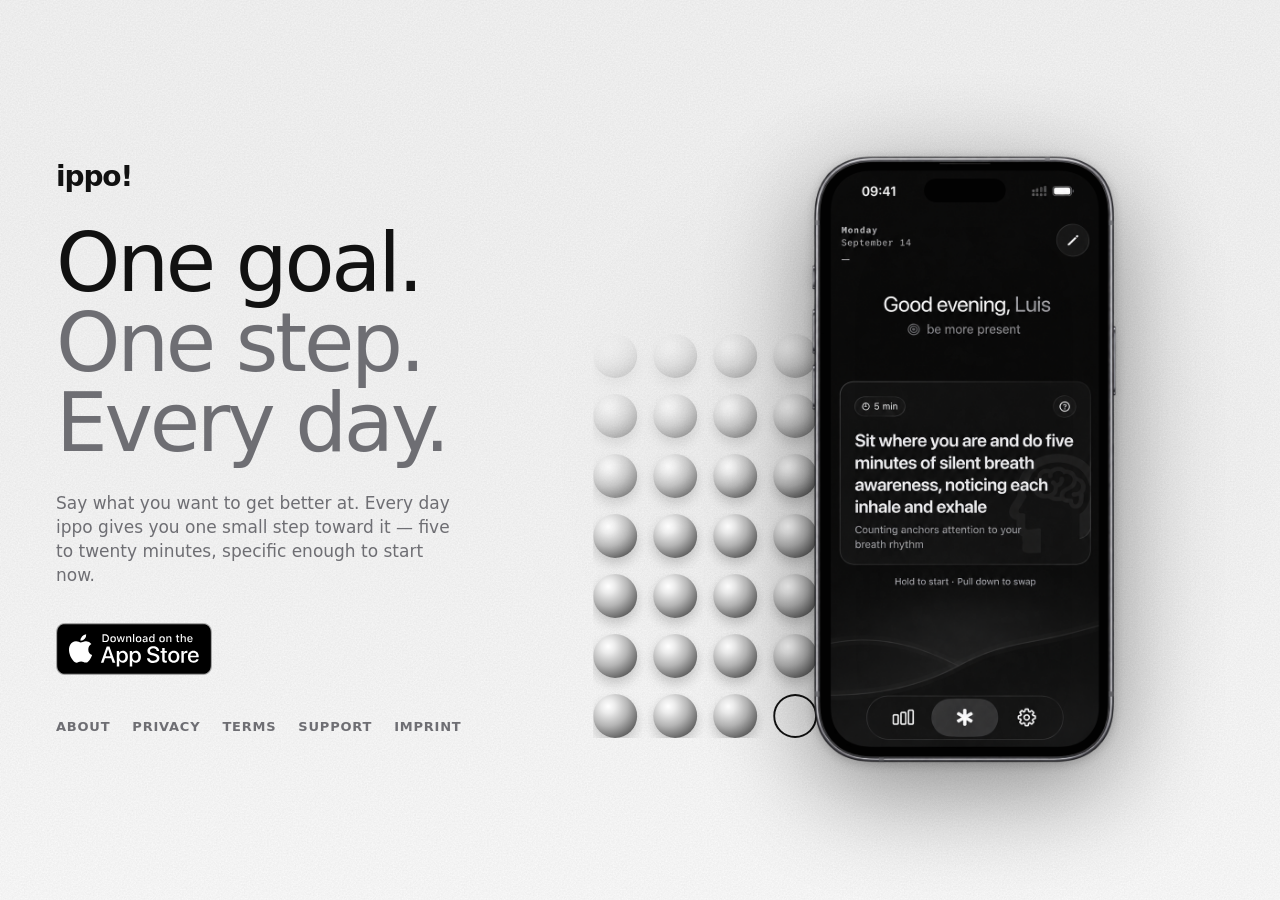
<file: index.html>
<!DOCTYPE html>
<html lang="en">
<head>
<meta charset="utf-8">
<meta name="viewport" content="width=device-width, initial-scale=1">
<title>ippo! — one goal, one small step a day</title>
<meta name="description" content="ippo is an iPhone app that gives you one small step toward your goal each day. Five to twenty minutes. No course, no curriculum, no finish line.">
<link rel="canonical" href="https://onepercentapp.xyz/">
<meta name="robots" content="index, follow">

<meta property="og:type" content="website">
<meta property="og:site_name" content="ippo!">
<meta property="og:locale" content="en">
<meta property="og:url" content="https://onepercentapp.xyz/">
<meta property="og:title" content="ippo! — one goal, one small step a day">
<meta property="og:description" content="ippo is an iPhone app that gives you one small step towards a goal each day. Five to twenty minutes. No course, no curriculum, no finish line.">
<meta property="og:image" content="https://onepercentapp.xyz/og.png?v=ippo">
<meta property="og:image:width" content="1200">
<meta property="og:image:height" content="630">
<meta property="og:image:alt" content="The ippo! cover: the words “One goal. One step. Every day.” beside a column of chrome spheres and an iPhone showing the app’s Today screen with one step on it.">

<meta name="twitter:card" content="summary_large_image">
<meta name="twitter:title" content="ippo! — one goal, one small step a day">
<meta name="twitter:description" content="ippo is an iPhone app that gives you one small step toward your goal each day. Five to twenty minutes. No course, no curriculum, no finish line.">
<meta name="twitter:image" content="https://onepercentapp.xyz/og.png?v=ippo">
<meta name="twitter:image:alt" content="The ippo! cover: the words “One goal. One step. Every day.” beside a column of chrome spheres and an iPhone showing the app’s Today screen with one step on it.">

<meta name="theme-color" content="#F5F5F4" media="(prefers-color-scheme: light)">
<meta name="theme-color" content="#0C0C0D" media="(prefers-color-scheme: dark)">

<link rel="icon" type="image/x-icon" href="icon.png">

<link rel="stylesheet" href="styles.css">

<!--
  Visitor tracking, landing page only.

  This is the first third-party request the site makes, and the first script of
  any kind on it. Everything else here — the badge SVG, the fonts, the paper
  texture — is served from this origin or generated, and the comments elsewhere
  in this file say so. They are now true of the rest of the site rather than of
  all of it.

  `async` so it never blocks the first paint: the page is the product and it
  renders without this. No `defer`, because nothing on the page waits for it and
  execution order does not matter with a single script.

  Two things that are not settled here and are not settled by this tag:

  1. Consent. § 25 TDDDG requires opt-in before anything is stored on or read
     from the visitor's device, and it does not care whether that is a cookie or
     localStorage. If this endpoint is genuinely cookieless and stores nothing,
     the tag can stay as it is; if it sets an identifier of any kind, this page
     needs a consent banner and the script must not load before a yes.
  2. Disclosure. /privacy currently tells the reader this site collects nothing
     and makes no third-party requests. That is now false and the page has to
     say who this provider is, what is transmitted and on what legal basis.
-->
<script async src="https://aromatic-caribou-889.convex.site/api/a/am_cSxCeP23ac8h4c79"></script>
</head>
<body>

<a class="skip" href="#main">Skip to content</a>

<!--
  No site header on this page, unlike every other one.

  The header exists so a reader deep inside the privacy policy can get back to
  the start. Here it would be a link to the page it is already on, sitting above
  a wordmark that is the first thing in the composition anyway — so the mark
  moves into the hero and the bar goes away. That is most of what makes this
  page read as a landing rather than as the first article on a site.
-->
<main id="main">

  <!--
    The backdrop: one soft glow, fixed behind the page and decorative, so it is
    not in the accessibility tree. The particles that used to drift here are gone:
    the app's own screens are flat black with a single bloom, and the page now
    takes its texture from the spheres next to the phone instead.
  -->
  <div class="backdrop" aria-hidden="true">
    <!-- <div class="backdrop-grid"></div> -->
    <div class="backdrop-glow"></div>
  </div>

  <section class="landing wrap">

    <div class="landing-copy">

      <!-- Three lines, three words each at most, and they are the whole product:
           what you bring, what you get, how often. Everything that used to sit
           under this — how the steps are written, what happens when you miss a
           day, what it costs — is on /about now. A landing page that answers
           questions nobody has asked yet is a landing page nobody finishes. -->
      <p class="landing-mark">ippo<b>!</b></p>
      <h1 class="landing-display">One goal.<br><span class="landing-dim">One step.<br>Every day.</span></h1>

      <p class="landing-sub">Say what you want to get better at. Every day ippo gives you one small step toward it — five to twenty minutes, specific enough to start now.</p>

      <!-- Apple's official black badge, served from this origin: hotlinking
           Apple's copy is the one external request this site would make, and it
           is not permitted either. The number is the app's Apple ID; no country
           code, because apps.apple.com sends each visitor to their own
           storefront. 156 x 52 CSS px is the standard size for the 119.664 x 40
           pt master, and the dimensions are on the img so the space is reserved
           before the SVG loads and nothing jumps.

           An App Analytics campaign link rather than the bare store URL: pt is
           the provider token from App Store Connect, ct names this source, and
           mt=8 is the legacy media type Apple still emits. Without ct every
           install from this page lands in the store's "Unknown" bucket, which
           is where the whole point of having a landing page goes to hide. The
           parameters are read by the App Store, not by this page — nothing is
           set, stored or sent from here, and the link is the same for every
           visitor. -->
      <div class="landing-cta">
        <a href="https://apps.apple.com/app/apple-store/id6795155258?pt=129227368&amp;ct=landingpage&amp;mt=8" class="badge-link">
          <img src="app-store-badge.svg" width="156" height="52"
               alt="Download ippo on the App Store">
        </a>
      </div>

      <nav class="landing-nav" aria-label="Site">
        <ul>
          <li><a href="/about">About</a></li>
          <li><a href="/privacy">Privacy</a></li>
          <li><a href="/terms">Terms</a></li>
          <li><a href="/support">Support</a></li>
          <li><a href="/imprint">Imprint</a></li>
        </ul>
      </nav>
    </div>

    <!-- The device render rather than the App Store screenshot.

         The store asset is a composed marketing image: it carries its own black
         card behind the phone and its own caption baked into the top of it. Both
         were things this page then had to work around — the caption was cropped
         off in CSS and the card sat on the canvas as a visible rectangle. This
         one is the phone on transparency, so the backdrop runs behind it and the
         shadow is cast by the phone rather than by a box.

         Eager and high priority: it is the only image above the fold and the
         page is otherwise text. -->
<!-- The days, as the App Store screenshots draw them: 27 chrome spheres
         for the days done and one open ring for today, half behind the phone.
         Decorative, so hidden from assistive tech; the alt text below carries
         the screen. -->
    <div class="landing-art">
      <div class="spheres" aria-hidden="true">
        <span class="sphere" style="--i:0"></span>
        <span class="sphere" style="--i:1"></span>
        <span class="sphere" style="--i:2"></span>
        <span class="sphere" style="--i:3"></span>
        <span class="sphere" style="--i:4"></span>
        <span class="sphere" style="--i:5"></span>
        <span class="sphere" style="--i:6"></span>
        <span class="sphere" style="--i:7"></span>
        <span class="sphere" style="--i:8"></span>
        <span class="sphere" style="--i:9"></span>
        <span class="sphere" style="--i:10"></span>
        <span class="sphere" style="--i:11"></span>
        <span class="sphere" style="--i:12"></span>
        <span class="sphere" style="--i:13"></span>
        <span class="sphere" style="--i:14"></span>
        <span class="sphere" style="--i:15"></span>
        <span class="sphere" style="--i:16"></span>
        <span class="sphere" style="--i:17"></span>
        <span class="sphere" style="--i:18"></span>
        <span class="sphere" style="--i:19"></span>
        <span class="sphere" style="--i:20"></span>
        <span class="sphere" style="--i:21"></span>
        <span class="sphere" style="--i:22"></span>
        <span class="sphere" style="--i:23"></span>
        <span class="sphere" style="--i:24"></span>
        <span class="sphere" style="--i:25"></span>
        <span class="sphere" style="--i:26"></span>
        <span class="sphere sphere--today" style="--i:27"></span>
      </div>
      <img src="hero-device.png" width="851" height="1849" fetchpriority="high"
           alt="An iPhone showing the Today screen: “Good afternoon, Luis” above the goal “be more present”, then one card marked 5 min — sit or lie with eyes closed and count five full breaths, note which felt longest — with the line “Counting anchors attention to your breath rhythm” under it. Below the card: hold to complete, pull down to swap, and a row of seven dots for the week."></div>

  </section>

</main>

</body>
</html>
</file>
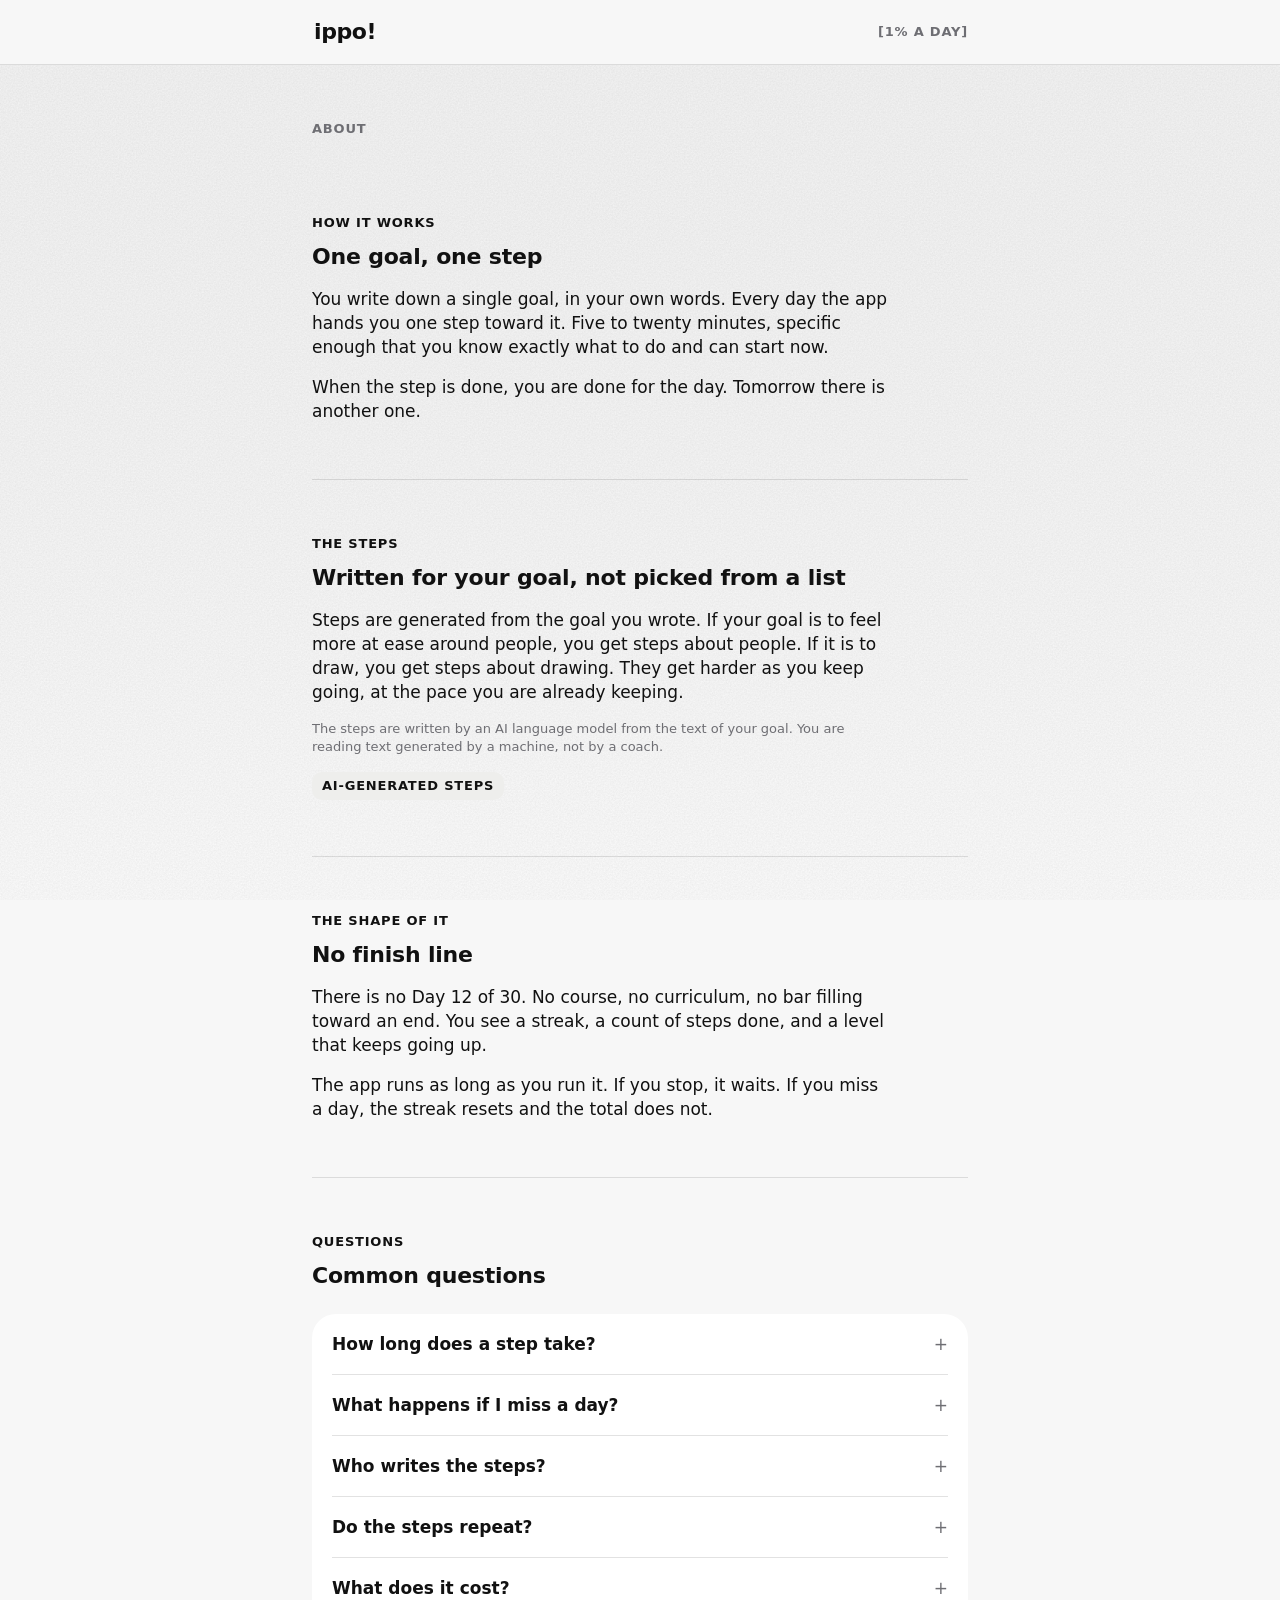
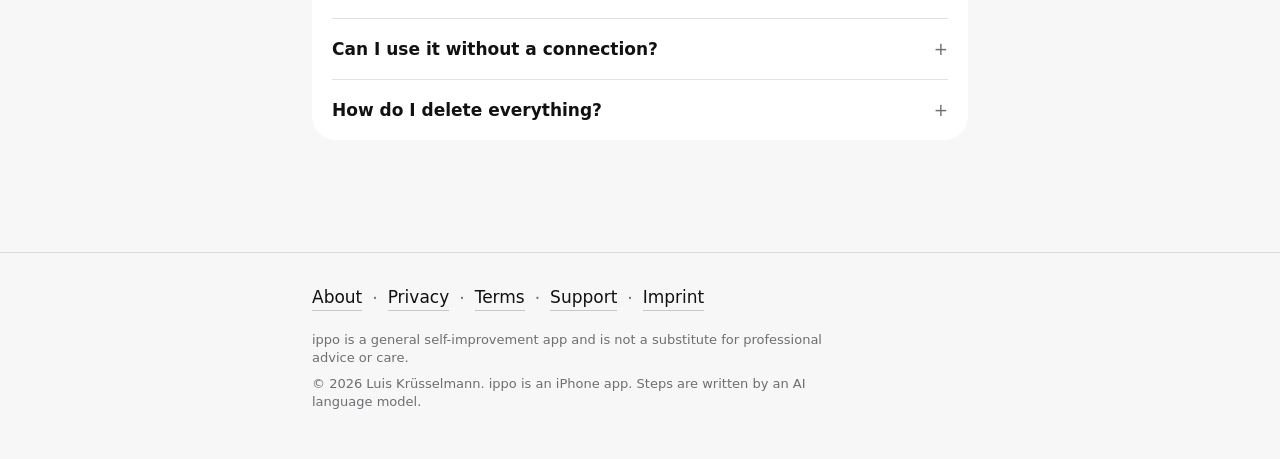
<file: about.html>
<!DOCTYPE html>
<html lang="en">
<head>
<meta charset="utf-8">
<meta name="viewport" content="width=device-width, initial-scale=1">
<title>About — ippo!</title>
<meta name="description" content="How ippo works: one goal, one step a day, written for what you wrote. What the steps are, what happens if you miss a day, what it costs.">
<link rel="canonical" href="https://onepercentapp.xyz/about">
<meta name="robots" content="index, follow">

<meta property="og:type" content="article">
<meta property="og:site_name" content="ippo!">
<meta property="og:locale" content="en">
<meta property="og:url" content="https://onepercentapp.xyz/about">
<meta property="og:title" content="About — ippo!">
<meta property="og:description" content="How ippo works: one goal, one step a day, written for what you wrote. What the steps are, what happens if you miss a day, what it costs.">
<meta property="og:image" content="https://onepercentapp.xyz/og.png?v=ippo">
<meta property="og:image:width" content="1200">
<meta property="og:image:height" content="630">
<meta property="og:image:alt" content="The ippo! cover: the words “One goal. One step. Every day.” beside a column of chrome spheres and an iPhone showing the app’s Today screen with one step on it.">

<meta name="twitter:card" content="summary_large_image">
<meta name="twitter:title" content="About — ippo!">
<meta name="twitter:description" content="How ippo works: one goal, one step a day, written for what you wrote. What the steps are, what happens if you miss a day, what it costs.">
<meta name="twitter:image" content="https://onepercentapp.xyz/og.png?v=ippo">
<meta name="twitter:image:alt" content="The ippo! cover: the words “One goal. One step. Every day.” beside a column of chrome spheres and an iPhone showing the app’s Today screen with one step on it.">

<meta name="theme-color" content="#F5F5F4" media="(prefers-color-scheme: light)">
<meta name="theme-color" content="#0C0C0D" media="(prefers-color-scheme: dark)">

<link rel="icon" type="image/x-icon" href="icon.png">

<link rel="stylesheet" href="styles.css">
</head>
<body>

<a class="skip" href="#main">Skip to content</a>

<header class="site-header">
  <div class="wrap">
    <a class="wordmark" href="/" aria-label="ippo, home">ippo<b>!</b></a>
    <span class="header-note">[1% a day]</span>
  </div>
</header>

<main id="main">
  <div class="wrap">

    <div class="page-head">
      <p class="eyebrow">About</p>
    </div>

    <!-- The one graphic on this site: 35 days. 34 done, today still open.
         It lived on the front page, where it competed with a screenshot of the
         real thing; here it has a section to itself and illustrates the sentence
         next to it. -->

    <section class="section">
      <p class="eyebrow">How it works</p>
      <h2 class="title">One goal, one step</h2>
      <p>You write down a single goal, in your own words. Every day the app hands you one step toward it. Five to twenty minutes, specific enough that you know exactly what to do and can start now.</p>
      <p>When the step is done, you are done for the day. Tomorrow there is another one.</p>
    </section>

    <section class="section">
      <p class="eyebrow">The steps</p>
      <h2 class="title">Written for your goal, not picked from a list</h2>
      <p>Steps are generated from the goal you wrote. If your goal is to feel more at ease around people, you get steps about people. If it is to draw, you get steps about drawing. They get harder as you keep going, at the pace you are already keeping.</p>
      <p class="caption">The steps are written by an AI language model from the text of your goal. You are reading text generated by a machine, not by a coach.</p>
      <p><span class="chip">AI-generated steps</span></p>
    </section>

    <section class="section">
      <p class="eyebrow">The shape of it</p>
      <h2 class="title">No finish line</h2>
      <p>There is no Day 12 of 30. No course, no curriculum, no bar filling toward an end. You see a streak, a count of steps done, and a level that keeps going up.</p>
      <p>The app runs as long as you run it. If you stop, it waits. If you miss a day, the streak resets and the total does not.</p>
    </section>

    <section class="section">
      <p class="eyebrow">Questions</p>
      <h2 class="title">Common questions</h2>

      <div class="faq">

        <details>
          <summary>How long does a step take?</summary>
          <p>Five to twenty minutes. Long enough to count, short enough that a busy day is not an excuse.</p>
        </details>

        <details>
          <summary>What happens if I miss a day?</summary>
          <p>The streak goes back to zero. The total number of steps you have done stays where it is, and so does your level. The next day there is a new step, same as always.</p>
        </details>

        <details>
          <summary>Who writes the steps?</summary>
          <p>An AI language model, using the goal you typed. It runs on OpenAI's API through our own backend. No human reads your goal to write your steps.</p>
        </details>

        <details>
          <summary>Do the steps repeat?</summary>
          <p>They build. Each one follows from the goal and from what you have already done, and they get harder as you go. There is no fixed list underneath.</p>
        </details>

        <details>
          <summary>What does it cost?</summary>
          <p>ippo is a subscription: €4.99 per month, or €29.99 per year with a 7-day free trial. The monthly plan has no trial. Billing goes through Apple and you can cancel any time in the App Store.</p>
        </details>

        <details>
          <summary>Can I use it without a connection?</summary>
          <p>A step that has already been generated is on your device and opens offline. Writing a new goal needs a connection and an account, because that is when the steps are generated and the account is what authorises it.</p>
        </details>

        <details>
          <summary>How do I delete everything?</summary>
          <p>In the app: Settings, then Account, then Delete Account. It is immediate and cannot be undone. <a href="delete-account.html">The full description is here</a>.</p>
        </details>

      </div>
    </section>

    <!-- The three App Store shots, at the bottom of the page that explains them
         rather than on the front page. Fixed at three columns at every width —
         see .shots in styles.css for why one column would turn the page into a
         gallery. -->

  </div>
</main>

<footer class="site-footer">
  <div class="wrap">
    <nav aria-label="Legal and support">
      <ul class="footer-nav">
        <li><a href="/about">About</a></li>
        <li><a href="/privacy">Privacy</a></li>
        <li><a href="/terms">Terms</a></li>
        <li><a href="/support">Support</a></li>
        <li><a href="/imprint">Imprint</a></li>
      </ul>
    </nav>
    <p class="footer-note">ippo is a general self-improvement app and is not a substitute for professional advice or care.</p>
    <p class="footer-note">© 2026 Luis Krüsselmann. ippo is an iPhone app. Steps are written by an AI language model.</p>
  </div>
</footer>

</body>
</html>
</file>
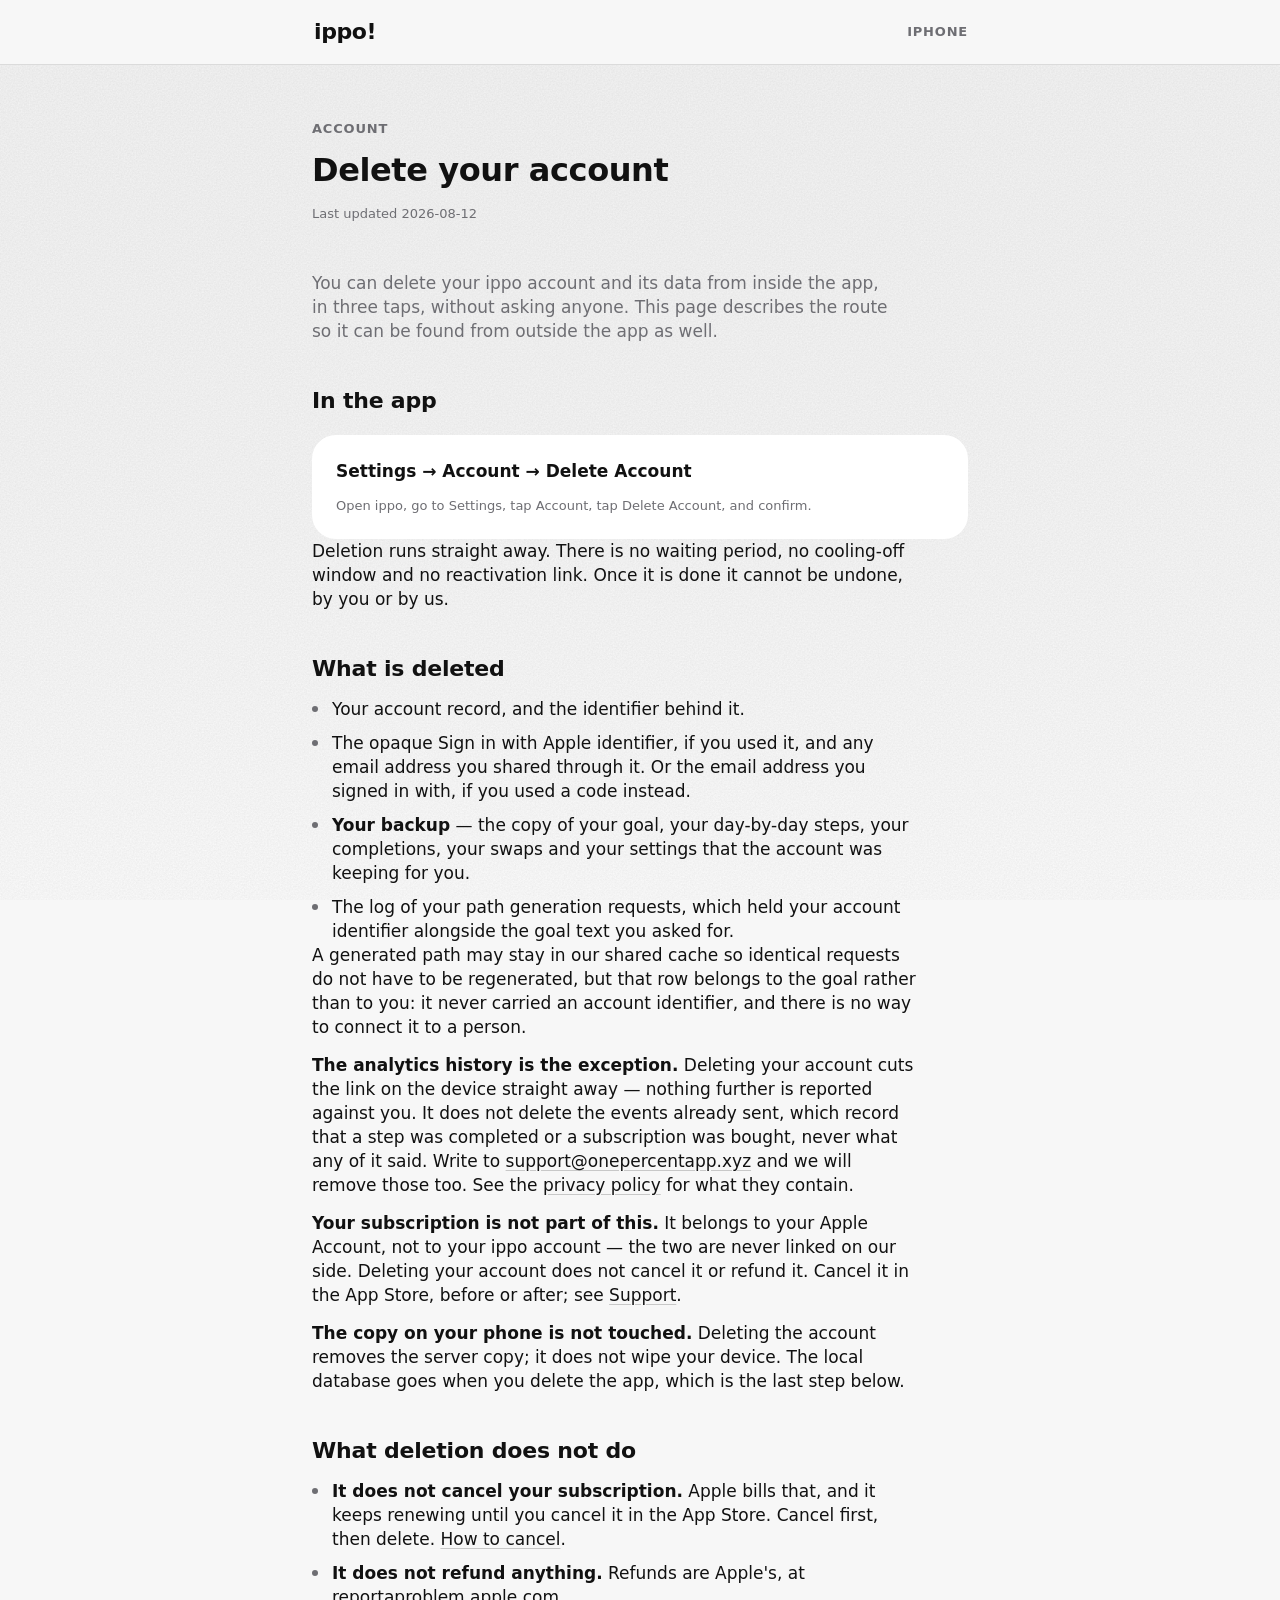
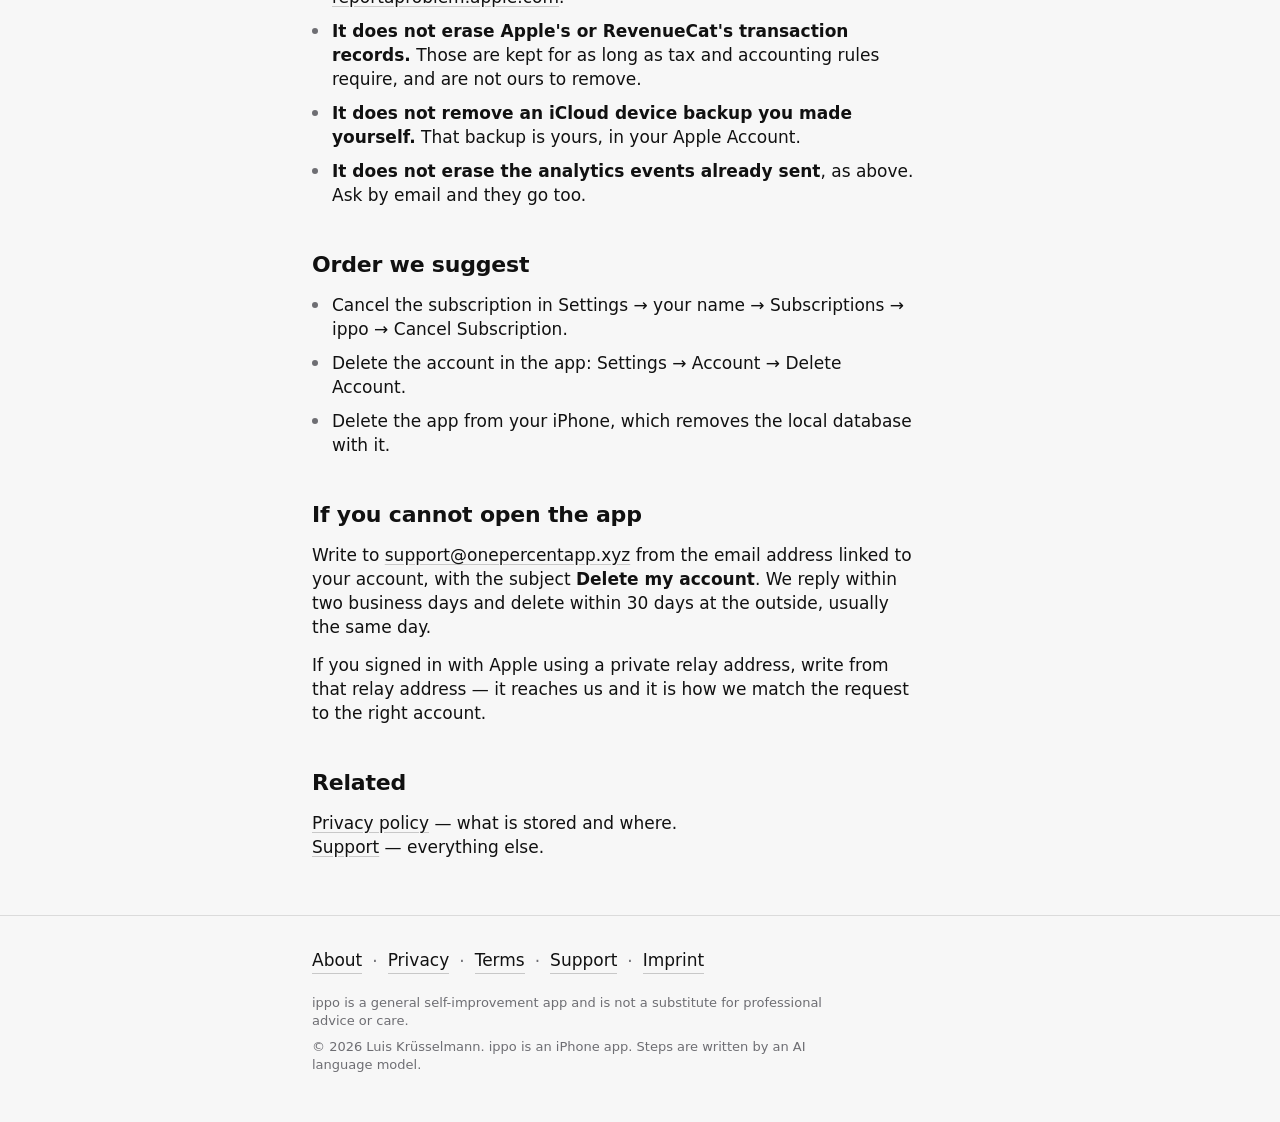
<file: delete-account.html>
<!DOCTYPE html>
<html lang="en">
<head>
<meta charset="utf-8">
<meta name="viewport" content="width=device-width, initial-scale=1">
<title>Delete your account — ippo!</title>
<meta name="description" content="How to delete your ippo account and data: the in-app route, exactly what is removed, and the email fallback if you cannot open the app.">
<link rel="canonical" href="https://onepercentapp.xyz/delete-account">
<meta name="robots" content="index, follow">

<meta property="og:type" content="article">
<meta property="og:site_name" content="ippo!">
<meta property="og:locale" content="en">
<meta property="og:url" content="https://onepercentapp.xyz/delete-account">
<meta property="og:title" content="Delete your account — ippo!">
<meta property="og:description" content="How to delete your ippo account and data: the in-app route, exactly what is removed, and the email fallback if you cannot open the app.">
<meta property="og:image" content="https://onepercentapp.xyz/og.png?v=ippo">
<meta property="og:image:width" content="1200">
<meta property="og:image:height" content="630">
<meta property="og:image:alt" content="The ippo! cover: the words “One goal. One step. Every day.” beside a column of chrome spheres and an iPhone showing the app’s Today screen with one step on it.">

<meta name="twitter:card" content="summary_large_image">
<meta name="twitter:title" content="Delete your account — ippo!">
<meta name="twitter:description" content="How to delete your ippo account and data: the in-app route, exactly what is removed, and the email fallback if you cannot open the app.">
<meta name="twitter:image" content="https://onepercentapp.xyz/og.png?v=ippo">
<meta name="twitter:image:alt" content="The ippo! cover: the words “One goal. One step. Every day.” beside a column of chrome spheres and an iPhone showing the app’s Today screen with one step on it.">

<meta name="theme-color" content="#F5F5F4" media="(prefers-color-scheme: light)">
<meta name="theme-color" content="#0C0C0D" media="(prefers-color-scheme: dark)">

<link rel="icon" type="image/x-icon" href="icon.png">

<link rel="stylesheet" href="styles.css">
</head>
<body>

<a class="skip" href="#main">Skip to content</a>

<header class="site-header">
  <div class="wrap">
    <a class="wordmark" href="/" aria-label="ippo, home">ippo<b>!</b></a>
    <span class="header-note">iPhone</span>
  </div>
</header>

<main id="main">
  <div class="wrap">

    <div class="page-head">
      <p class="eyebrow">Account</p>
      <h1 class="display">Delete your account</h1>
      <p class="updated">Last updated 2026-08-12</p>
    </div>

    <div class="prose">

      <section>
        <p class="lede">You can delete your ippo account and its data from inside the app, in three taps, without asking anyone. This page describes the route so it can be found from outside the app as well.</p>
      </section>

      <section>
        <h2>In the app</h2>
        <div class="card">
          <p><strong>Settings → Account → Delete Account</strong></p>
          <p class="caption">Open ippo, go to Settings, tap Account, tap Delete Account, and confirm.</p>
        </div>
        <p>Deletion runs straight away. There is no waiting period, no cooling-off window and no reactivation link. Once it is done it cannot be undone, by you or by us.</p>
      </section>

      <section>
        <h2>What is deleted</h2>
        <ul>
          <li>Your account record, and the identifier behind it.</li>
          <li>The opaque Sign in with Apple identifier, if you used it, and any email address you shared through it. Or the email address you signed in with, if you used a code instead.</li>
          <li><strong>Your backup</strong> — the copy of your goal, your day-by-day steps, your completions, your swaps and your settings that the account was keeping for you.</li>
          <li>The log of your path generation requests, which held your account identifier alongside the goal text you asked for.</li>
        </ul>
        <p>A generated path may stay in our shared cache so identical requests do not have to be regenerated, but that row belongs to the goal rather than to you: it never carried an account identifier, and there is no way to connect it to a person.</p>
        <p><strong>The analytics history is the exception.</strong> Deleting your account cuts the link on the device straight away — nothing further is reported against you. It does not delete the events already sent, which record that a step was completed or a subscription was bought, never what any of it said. Write to <a href="mailto:support@onepercentapp.xyz">support@onepercentapp.xyz</a> and we will remove those too. See the <a href="/privacy">privacy policy</a> for what they contain.</p>
        <p><strong>Your subscription is not part of this.</strong> It belongs to your Apple Account, not to your ippo account — the two are never linked on our side. Deleting your account does not cancel it or refund it. Cancel it in the App Store, before or after; see <a href="support.html">Support</a>.</p>
        <p><strong>The copy on your phone is not touched.</strong> Deleting the account removes the server copy; it does not wipe your device. The local database goes when you delete the app, which is the last step below.</p>
      </section>

      <section>
        <h2>What deletion does not do</h2>
        <ul>
          <li><strong>It does not cancel your subscription.</strong> Apple bills that, and it keeps renewing until you cancel it in the App Store. Cancel first, then delete. <a href="/support">How to cancel</a>.</li>
          <li><strong>It does not refund anything.</strong> Refunds are Apple's, at <a href="https://reportaproblem.apple.com" rel="noopener">reportaproblem.apple.com</a>.</li>
          <li><strong>It does not erase Apple's or RevenueCat's transaction records.</strong> Those are kept for as long as tax and accounting rules require, and are not ours to remove.</li>
          <li><strong>It does not remove an iCloud device backup you made yourself.</strong> That backup is yours, in your Apple Account.</li>
          <li><strong>It does not erase the analytics events already sent</strong>, as above. Ask by email and they go too.</li>
        </ul>
      </section>

      <section>
        <h2>Order we suggest</h2>
        <ul>
          <li>Cancel the subscription in Settings → your name → Subscriptions → ippo → Cancel Subscription.</li>
          <li>Delete the account in the app: Settings → Account → Delete Account.</li>
          <li>Delete the app from your iPhone, which removes the local database with it.</li>
        </ul>
      </section>

      <section>
        <h2>If you cannot open the app</h2>
        <p>Write to <a href="mailto:support@onepercentapp.xyz">support@onepercentapp.xyz</a> from the email address linked to your account, with the subject <strong>Delete my account</strong>. We reply within two business days and delete within 30 days at the outside, usually the same day.</p>
        <p>If you signed in with Apple using a private relay address, write from that relay address — it reaches us and it is how we match the request to the right account.</p>
      </section>

      <section>
        <h2>Related</h2>
        <p><a href="/privacy">Privacy policy</a> — what is stored and where.<br>
        <a href="/support">Support</a> — everything else.</p>
      </section>

    </div>

  </div>
</main>

<footer class="site-footer">
  <div class="wrap">
    <nav aria-label="Legal and support">
      <ul class="footer-nav">
        <li><a href="/about">About</a></li>
        <li><a href="/privacy">Privacy</a></li>
        <li><a href="/terms">Terms</a></li>
        <li><a href="/support">Support</a></li>
        <li><a href="/imprint">Imprint</a></li>
      </ul>
    </nav>
    <p class="footer-note">ippo is a general self-improvement app and is not a substitute for professional advice or care.</p>
    <p class="footer-note">© 2026 Luis Krüsselmann. ippo is an iPhone app. Steps are written by an AI language model.</p>
  </div>
</footer>

</body>
</html>
</file>
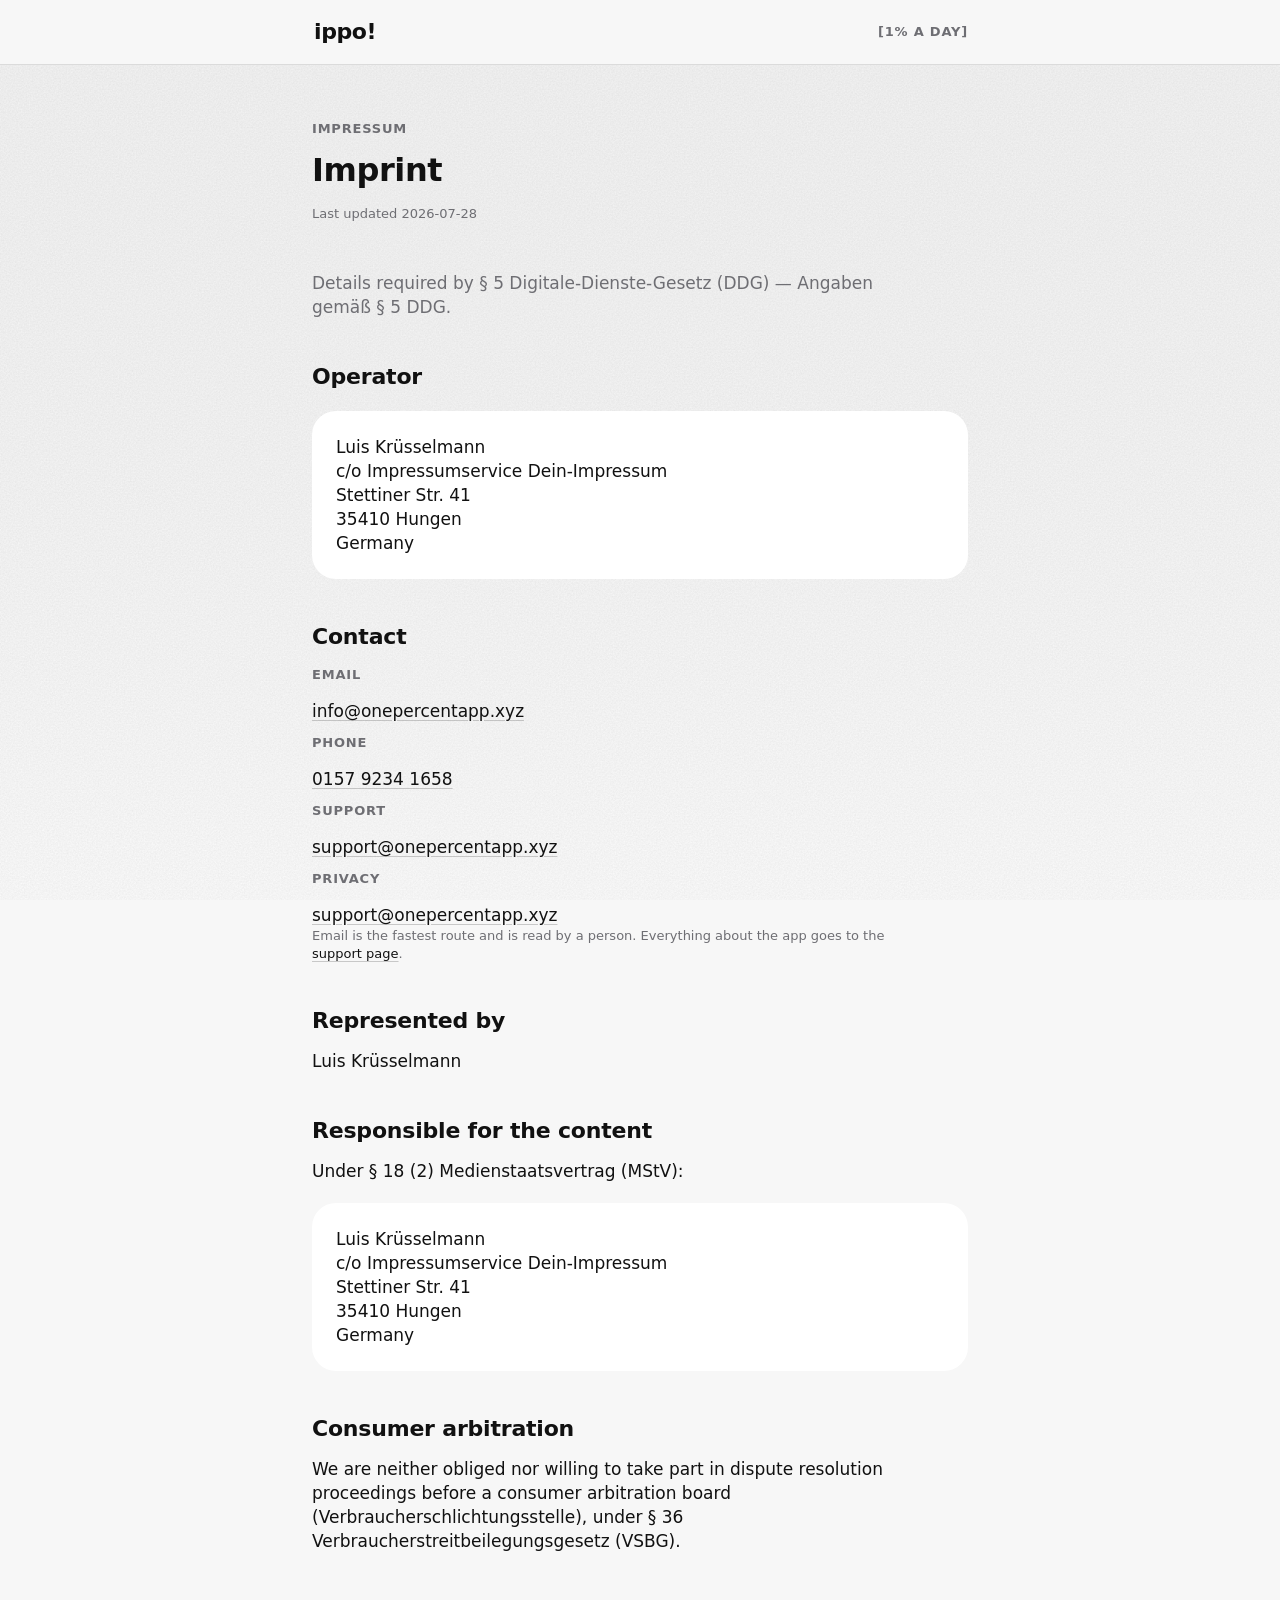
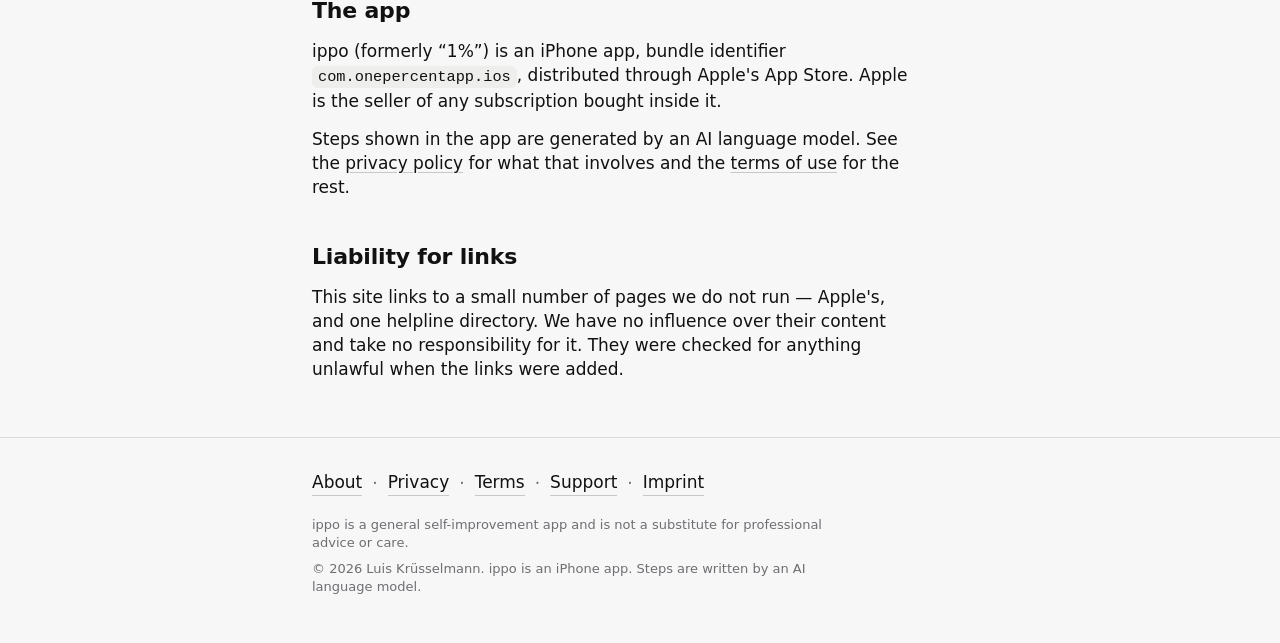
<file: imprint.html>
<!DOCTYPE html>
<html lang="en">
<head>
<meta charset="utf-8">
<meta name="viewport" content="width=device-width, initial-scale=1">
<title>Imprint — ippo!</title>
<meta name="description" content="Impressum for ippo: operator, postal address, contact details and the person responsible for the content, as required by § 5 DDG.">
<link rel="canonical" href="https://onepercentapp.xyz/imprint">
<meta name="robots" content="index, follow">

<meta property="og:type" content="article">
<meta property="og:site_name" content="ippo!">
<meta property="og:locale" content="en">
<meta property="og:url" content="https://onepercentapp.xyz/imprint">
<meta property="og:title" content="Imprint — ippo!">
<meta property="og:description" content="Impressum for ippo: operator, postal address, contact details and the person responsible for the content, as required by § 5 DDG.">
<meta property="og:image" content="https://onepercentapp.xyz/og.png?v=ippo">
<meta property="og:image:width" content="1200">
<meta property="og:image:height" content="630">
<meta property="og:image:alt" content="The ippo! cover: the words “One goal. One step. Every day.” beside a column of chrome spheres and an iPhone showing the app’s Today screen with one step on it.">

<meta name="twitter:card" content="summary_large_image">
<meta name="twitter:title" content="Imprint — ippo!">
<meta name="twitter:description" content="Impressum for ippo: operator, postal address, contact details and the person responsible for the content, as required by § 5 DDG.">
<meta name="twitter:image" content="https://onepercentapp.xyz/og.png?v=ippo">
<meta name="twitter:image:alt" content="The ippo! cover: the words “One goal. One step. Every day.” beside a column of chrome spheres and an iPhone showing the app’s Today screen with one step on it.">

<meta name="theme-color" content="#F5F5F4" media="(prefers-color-scheme: light)">
<meta name="theme-color" content="#0C0C0D" media="(prefers-color-scheme: dark)">

<link rel="icon" type="image/x-icon" href="icon.png">


<link rel="stylesheet" href="styles.css">
</head>
<body>

<a class="skip" href="#main">Skip to content</a>

<header class="site-header">
  <div class="wrap">
    <a class="wordmark" href="/" aria-label="ippo, home">ippo<b>!</b></a>
    <span class="header-note">[1% a day]</span>
  </div>
</header>

<main id="main">
  <div class="wrap">

    <div class="page-head">
      <p class="eyebrow"><span lang="de">Impressum</span></p>
      <h1 class="display">Imprint</h1>
      <p class="updated">Last updated 2026-07-28</p>
    </div>

    <div class="prose">

      <section>
        <p class="lede">Details required by § 5 <span lang="de">Digitale-Dienste-Gesetz</span> (DDG) — <span lang="de">Angaben gemäß § 5 DDG</span>.</p>
      </section>

      <section>
        <h2>Operator</h2>
        <div class="card">
          <address>
            Luis Krüsselmann<br>
            c/o Impressumservice Dein-Impressum<br>
            Stettiner Str. 41<br>
            35410 Hungen<br>
            Germany
          </address>
        </div>
      </section>

      <section>
        <h2>Contact</h2>
        <dl>
          <dt>Email</dt>
          <dd><a href="mailto:info@onepercentapp.xyz">info@onepercentapp.xyz</a></dd>

          <dt>Phone</dt>
          <dd><a href="tel:+4915792341658">0157 9234 1658</a></dd>

          <dt>Support</dt>
          <dd><a href="mailto:support@onepercentapp.xyz">support@onepercentapp.xyz</a></dd>

          <dt>Privacy</dt>
          <dd><a href="mailto:support@onepercentapp.xyz">support@onepercentapp.xyz</a></dd>
        </dl>
        <p class="caption">Email is the fastest route and is read by a person. Everything about the app goes to the <a href="/support">support page</a>.</p>
      </section>

      <section>
        <h2>Represented by</h2>
        <p>Luis Krüsselmann</p>
      </section>

      <section>
        <h2>Responsible for the content</h2>
        <p>Under § 18 (2) <span lang="de">Medienstaatsvertrag</span> (MStV):</p>
        <div class="card">
          <address>
            Luis Krüsselmann<br>
            c/o Impressumservice Dein-Impressum<br>
            Stettiner Str. 41<br>
            35410 Hungen<br>
            Germany
          </address>
        </div>
      </section>

      <section>
        <h2>Consumer arbitration</h2>
        <p>We are neither obliged nor willing to take part in dispute resolution proceedings before a consumer arbitration board (<span lang="de">Verbraucherschlichtungsstelle</span>), under § 36 <span lang="de">Verbraucherstreitbeilegungsgesetz</span> (VSBG).</p>
      </section>

      <section>
        <h2>The app</h2>
        <p>ippo (formerly “1%”) is an iPhone app, bundle identifier <code>com.onepercentapp.ios</code>, distributed through Apple's App Store. Apple is the seller of any subscription bought inside it.</p>
        <p>Steps shown in the app are generated by an AI language model. See the <a href="/privacy">privacy policy</a> for what that involves and the <a href="/terms">terms of use</a> for the rest.</p>
      </section>

      <section>
        <h2>Liability for links</h2>
        <p>This site links to a small number of pages we do not run — Apple's, and one helpline directory. We have no influence over their content and take no responsibility for it. They were checked for anything unlawful when the links were added.</p>
      </section>

    </div>

  </div>
</main>

<footer class="site-footer">
  <div class="wrap">
    <nav aria-label="Legal and support">
      <ul class="footer-nav">
        <li><a href="/about">About</a></li>
        <li><a href="/privacy">Privacy</a></li>
        <li><a href="/terms">Terms</a></li>
        <li><a href="/support">Support</a></li>
        <li><a href="/imprint">Imprint</a></li>
      </ul>
    </nav>
    <p class="footer-note">ippo is a general self-improvement app and is not a substitute for professional advice or care.</p>
    <p class="footer-note">© 2026 Luis Krüsselmann. ippo is an iPhone app. Steps are written by an AI language model.</p>
  </div>
</footer>

</body>
</html>
</file>
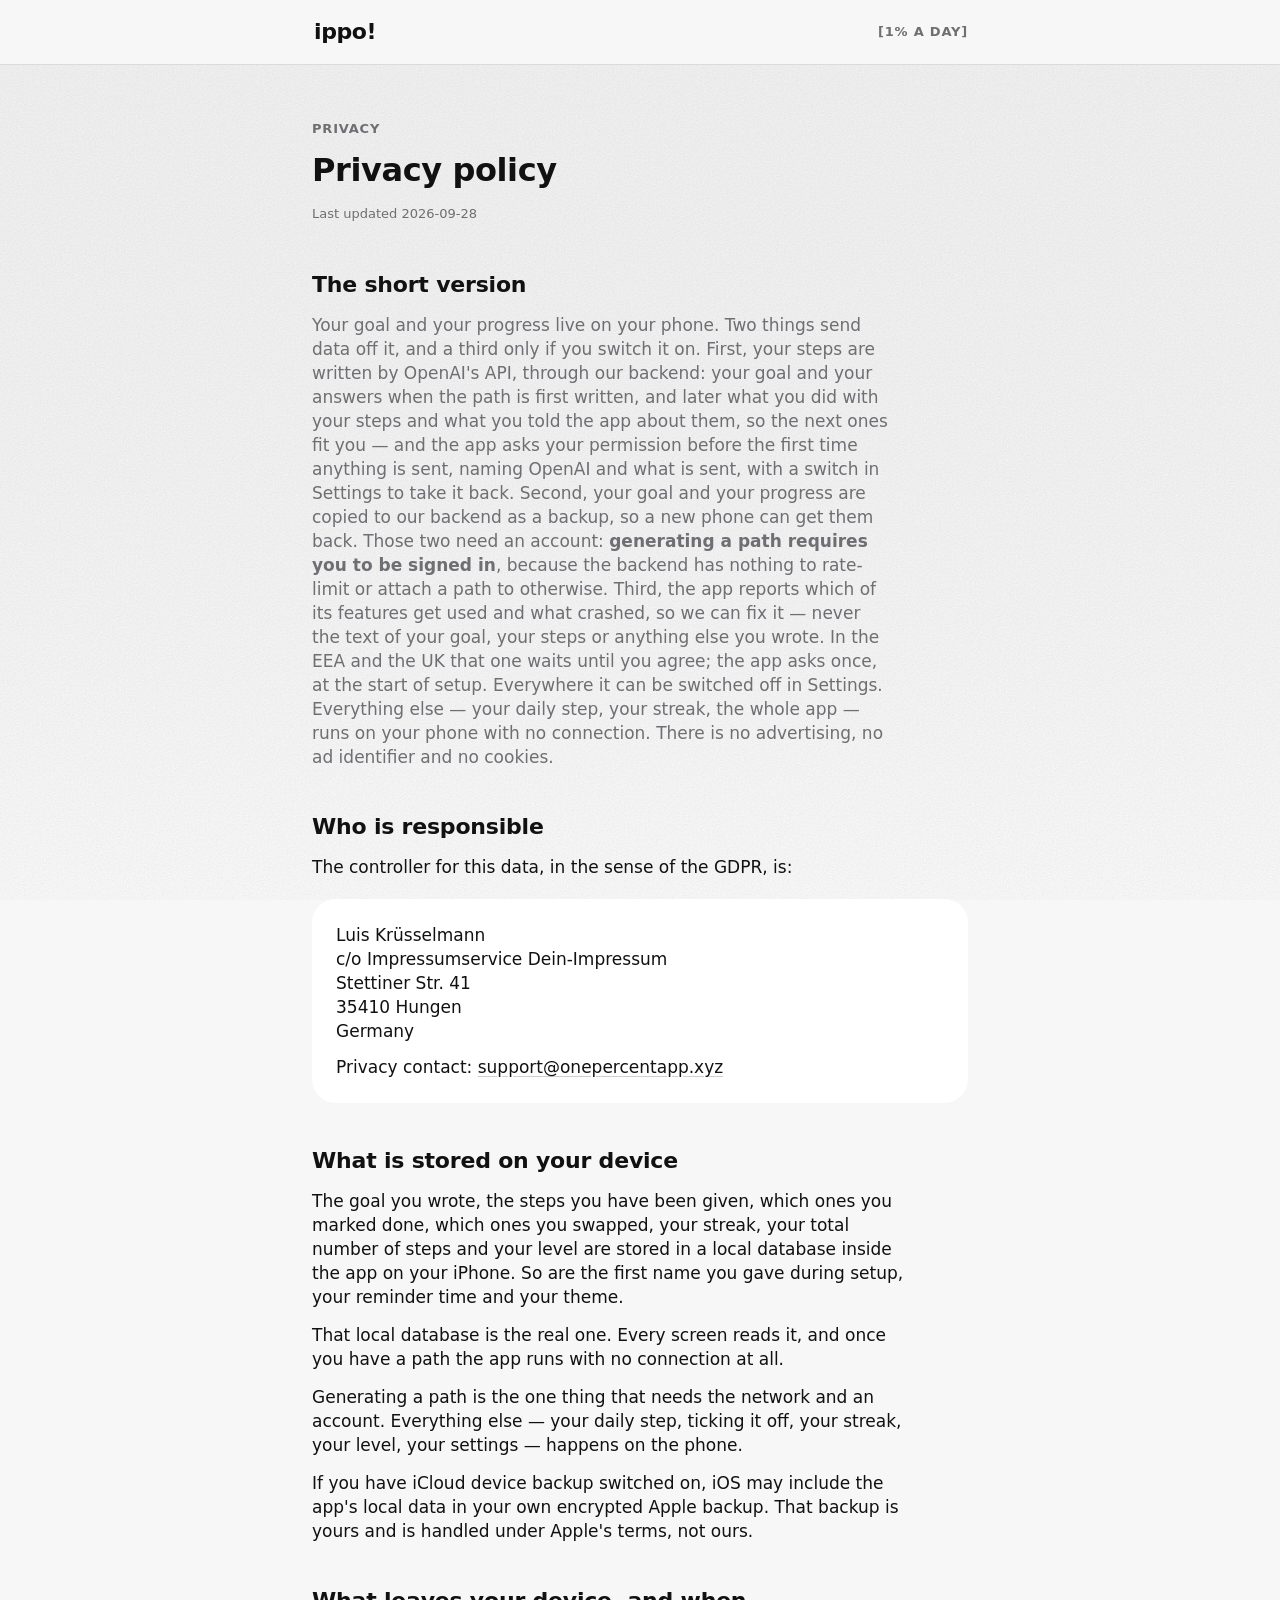
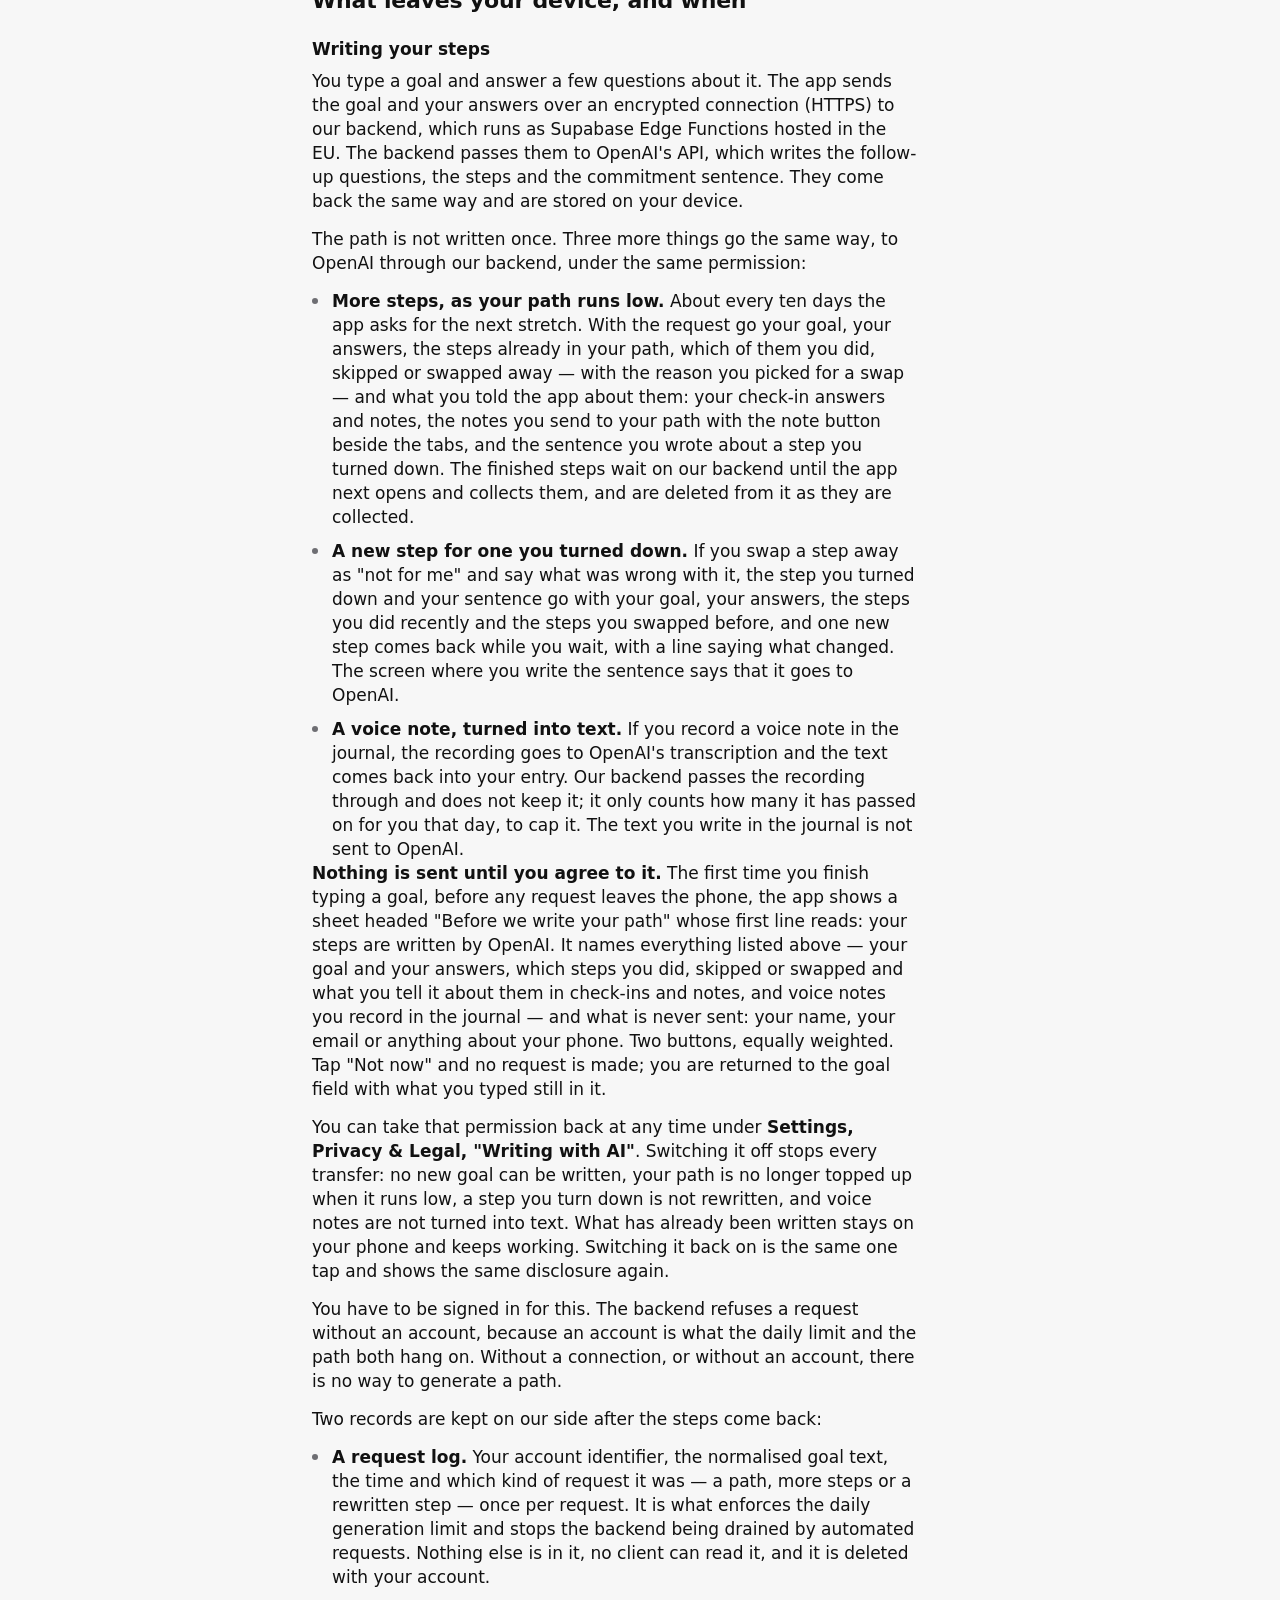
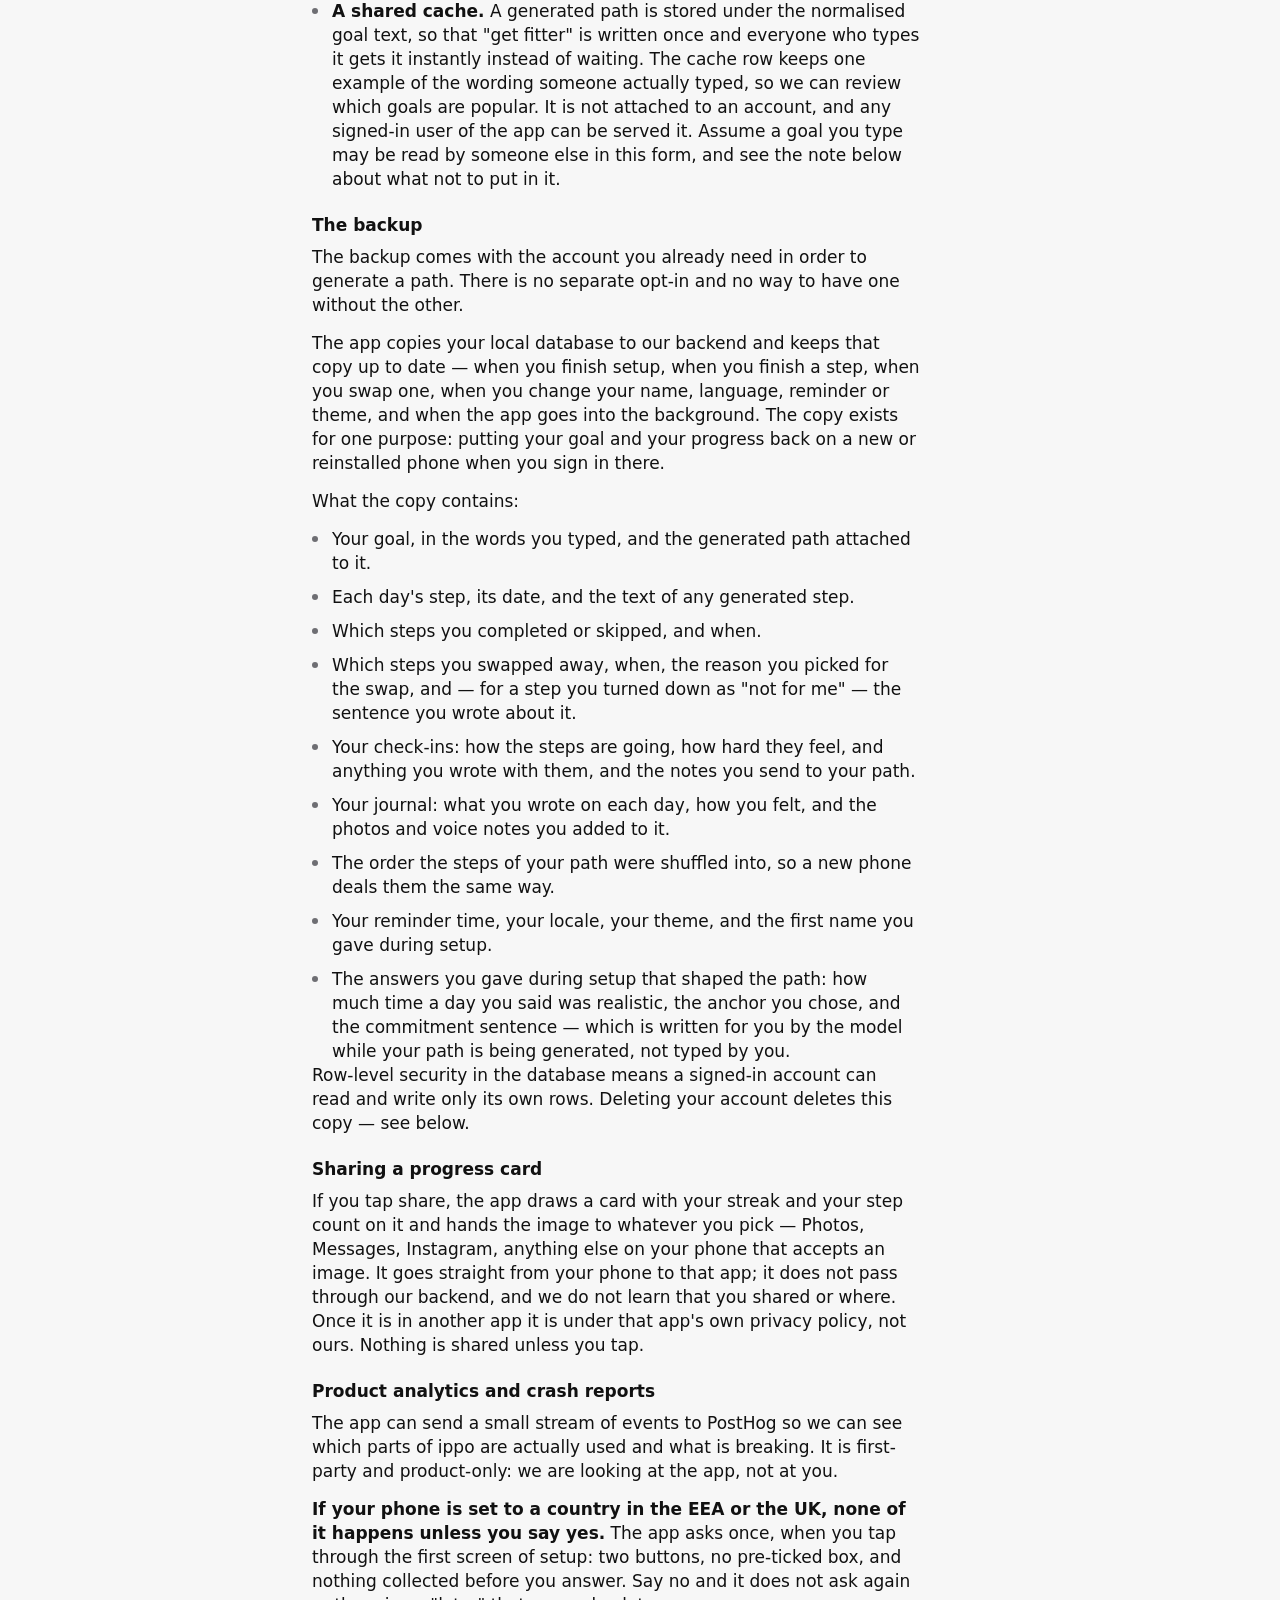
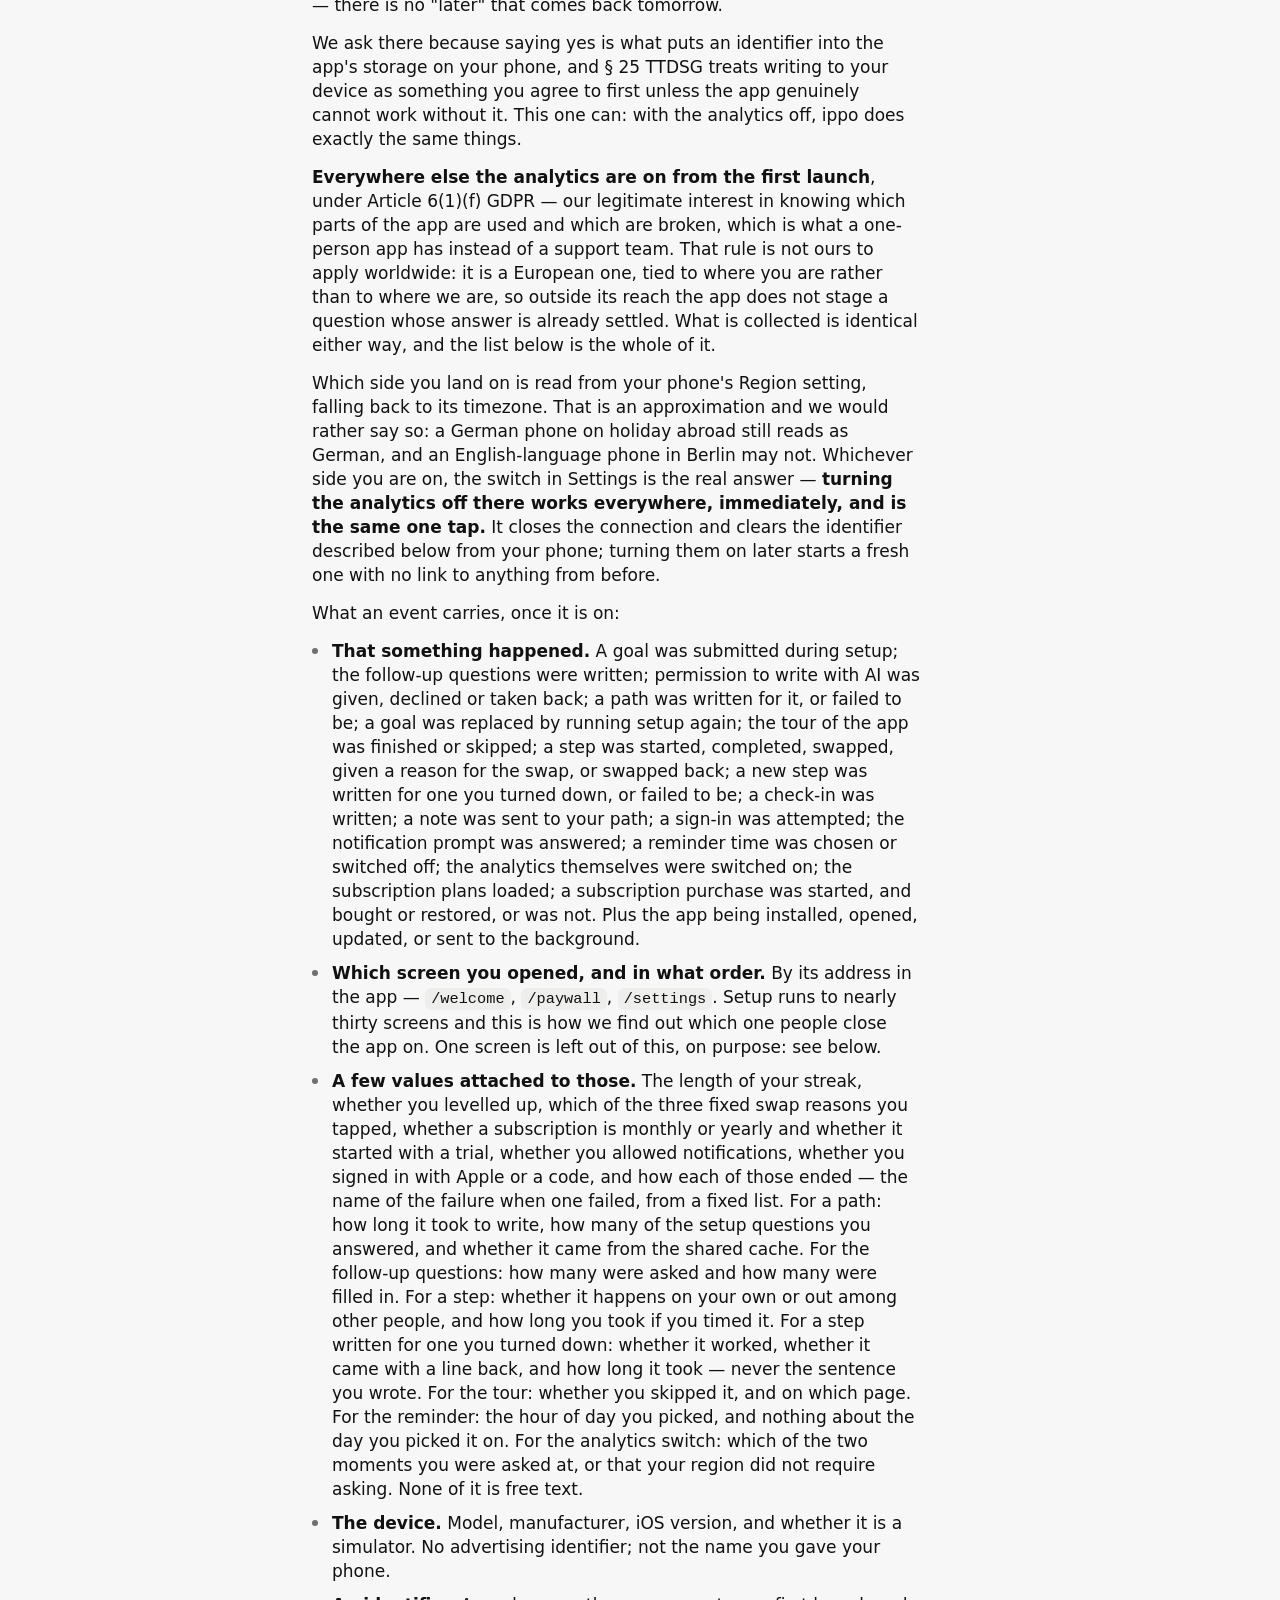
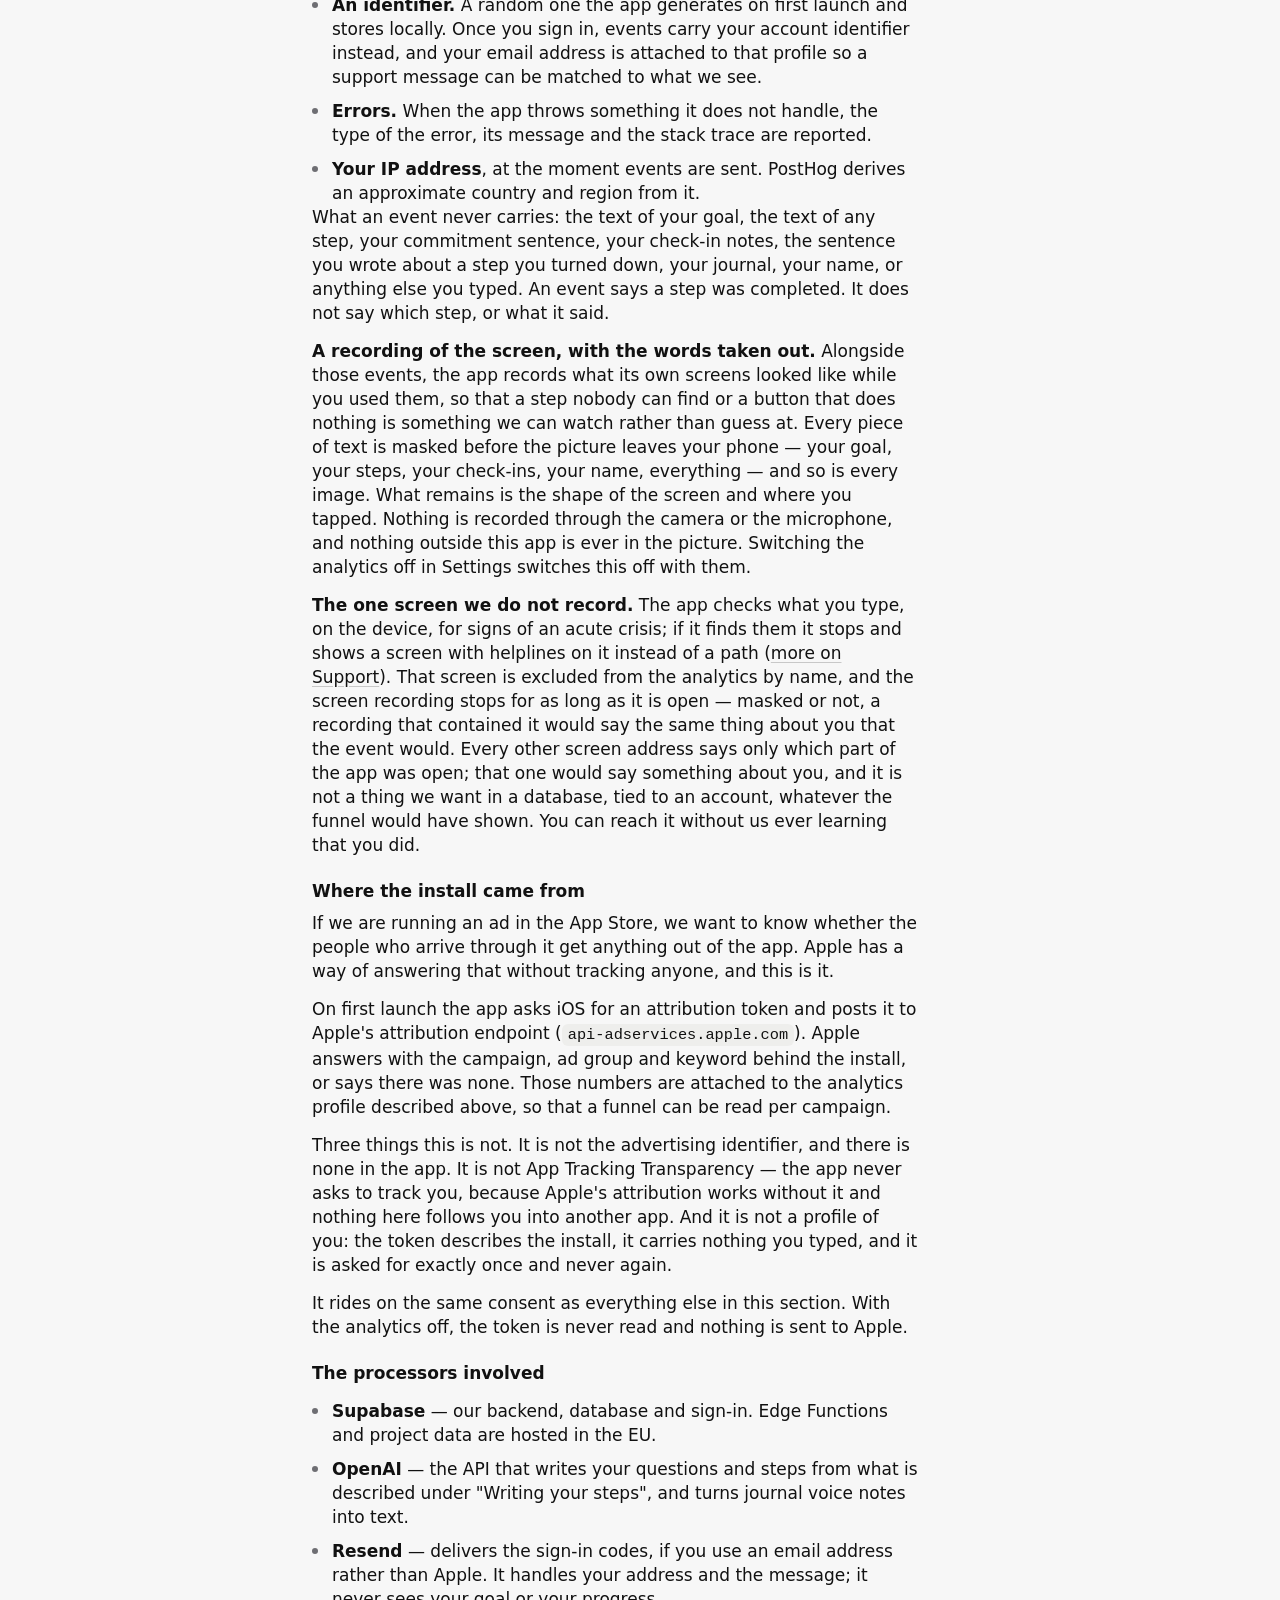
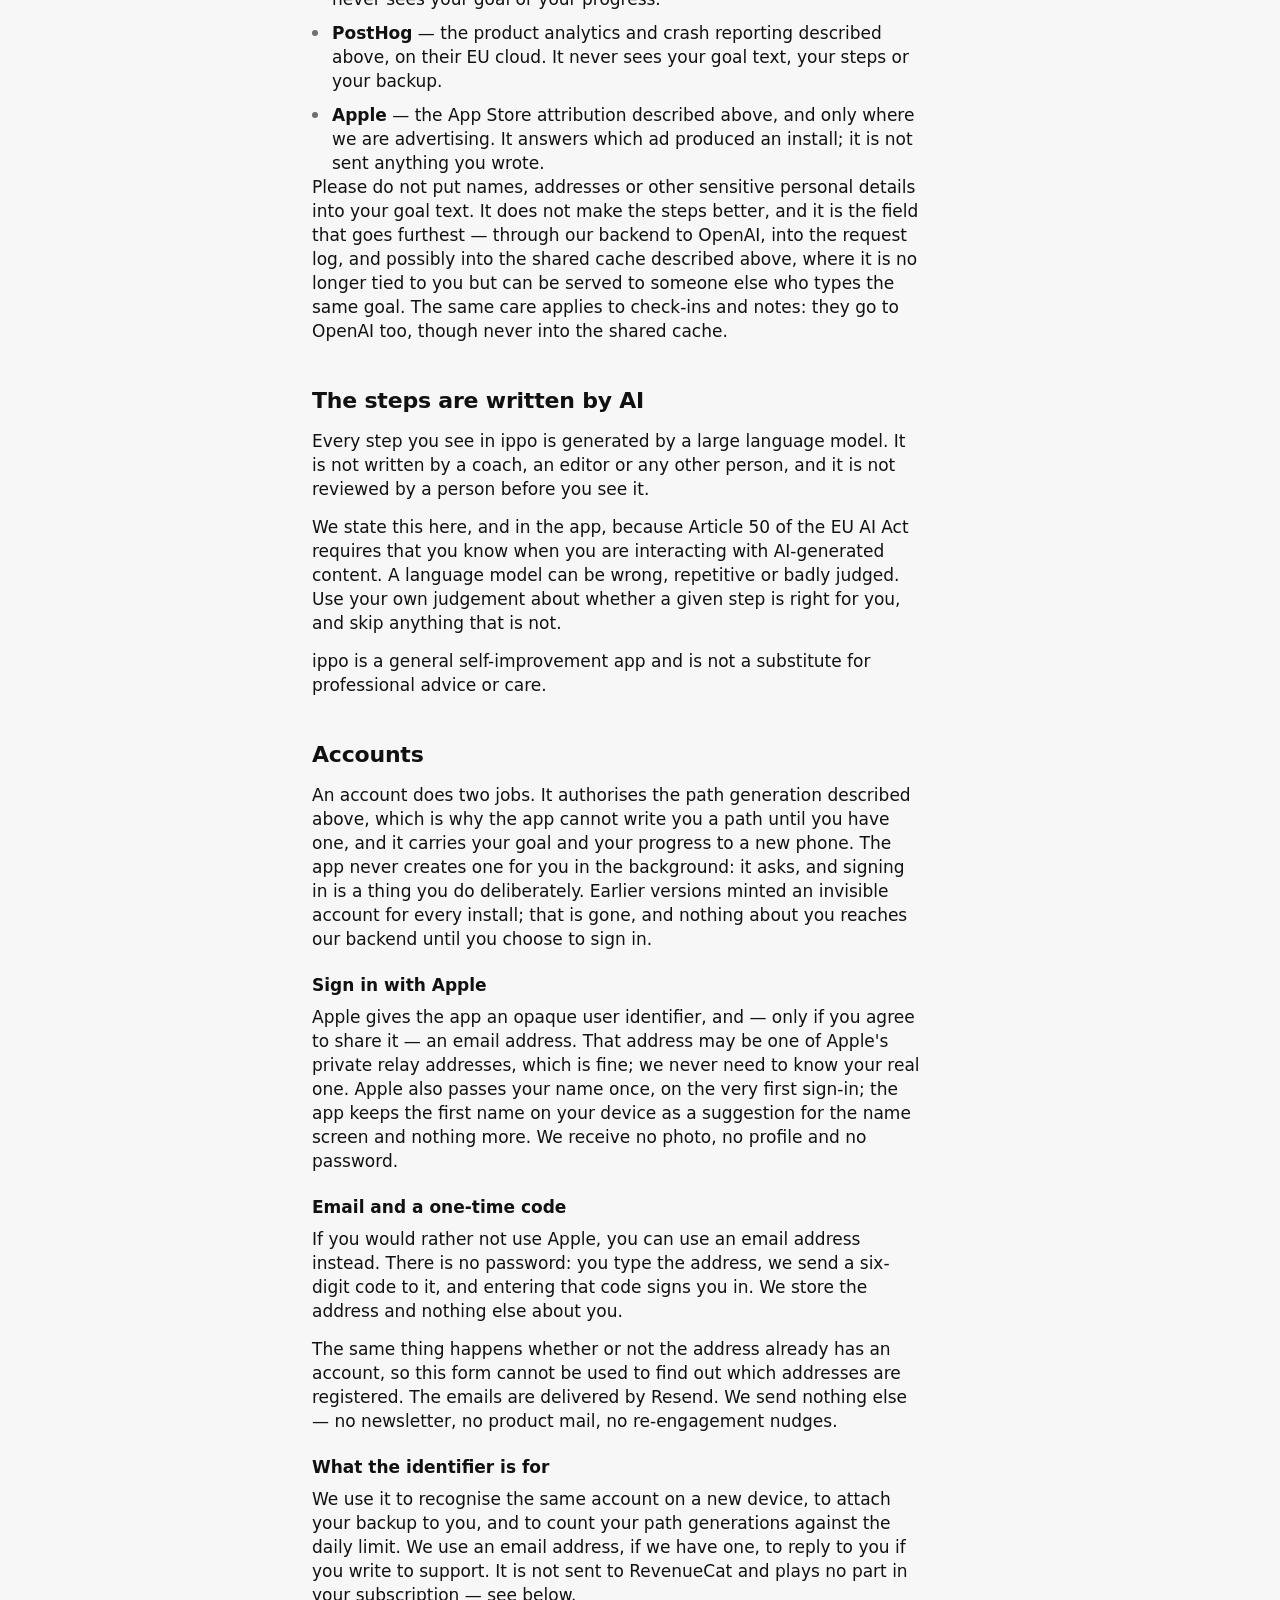
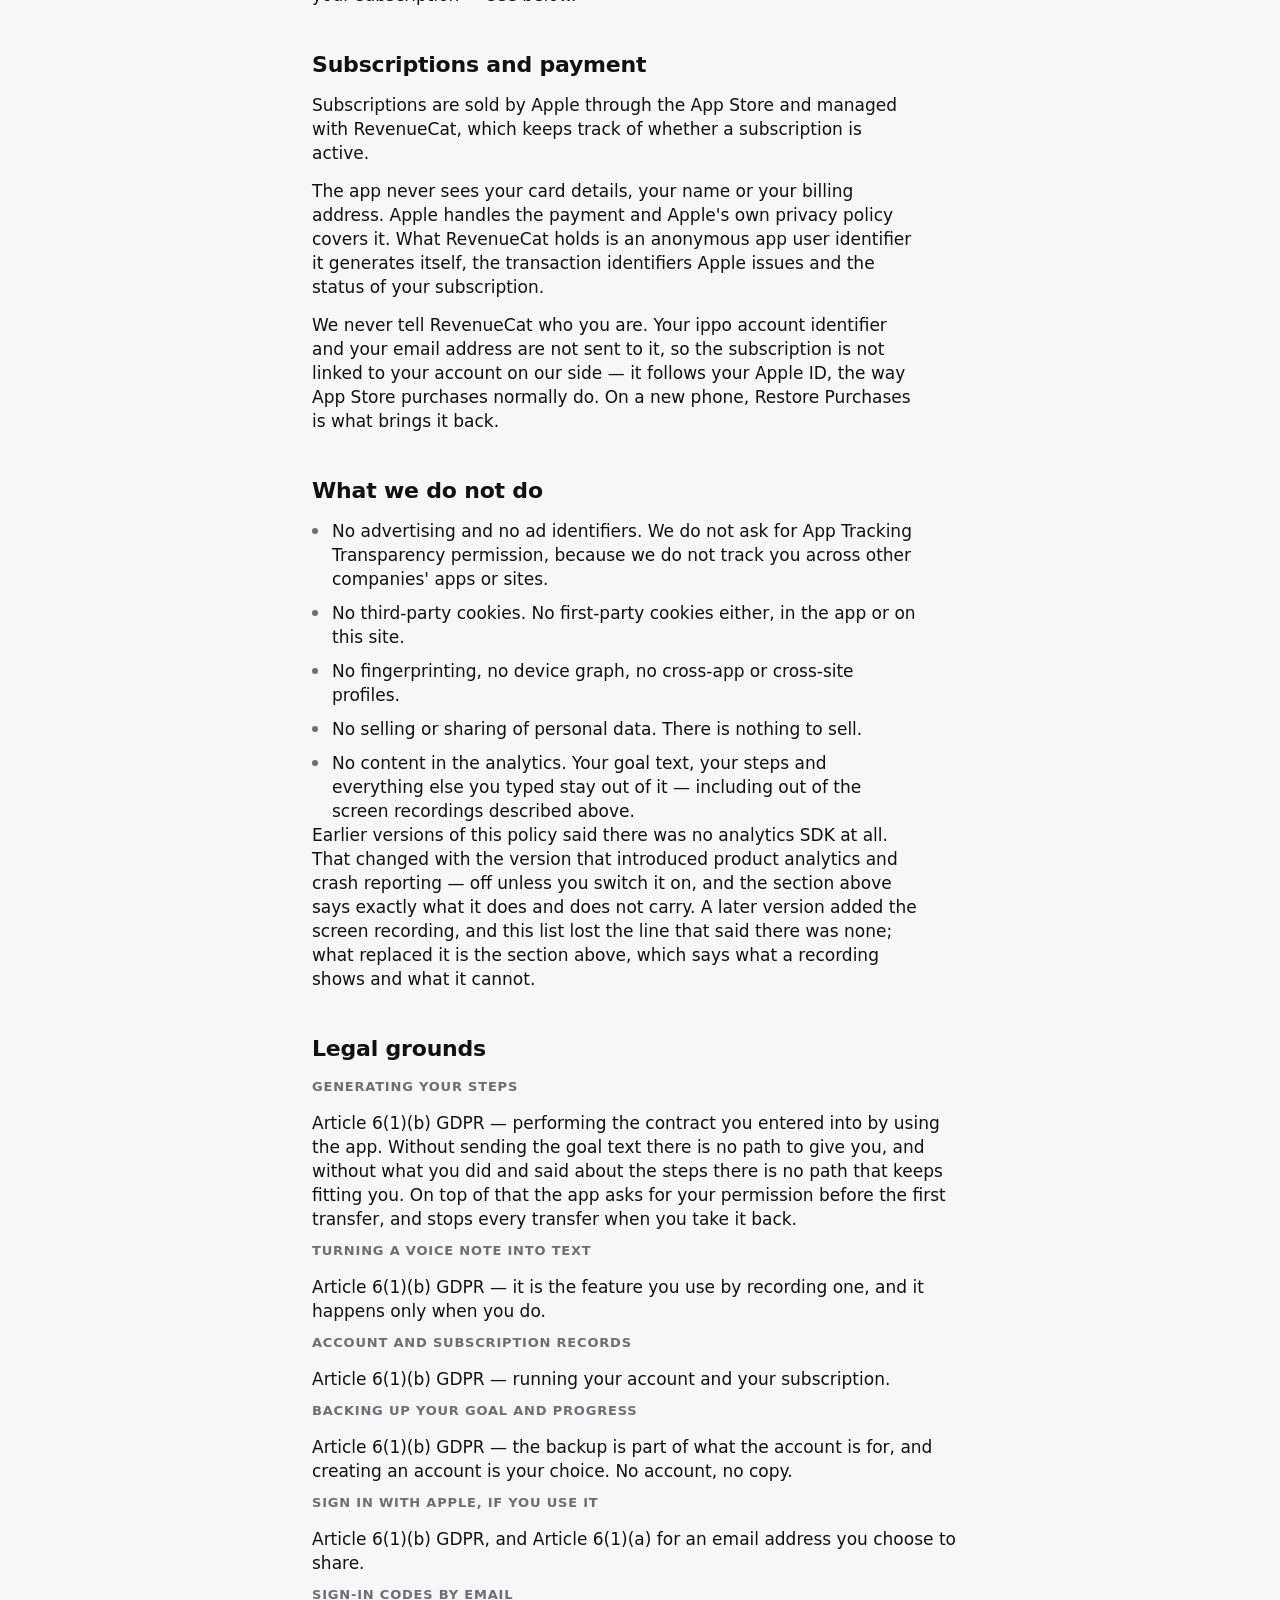
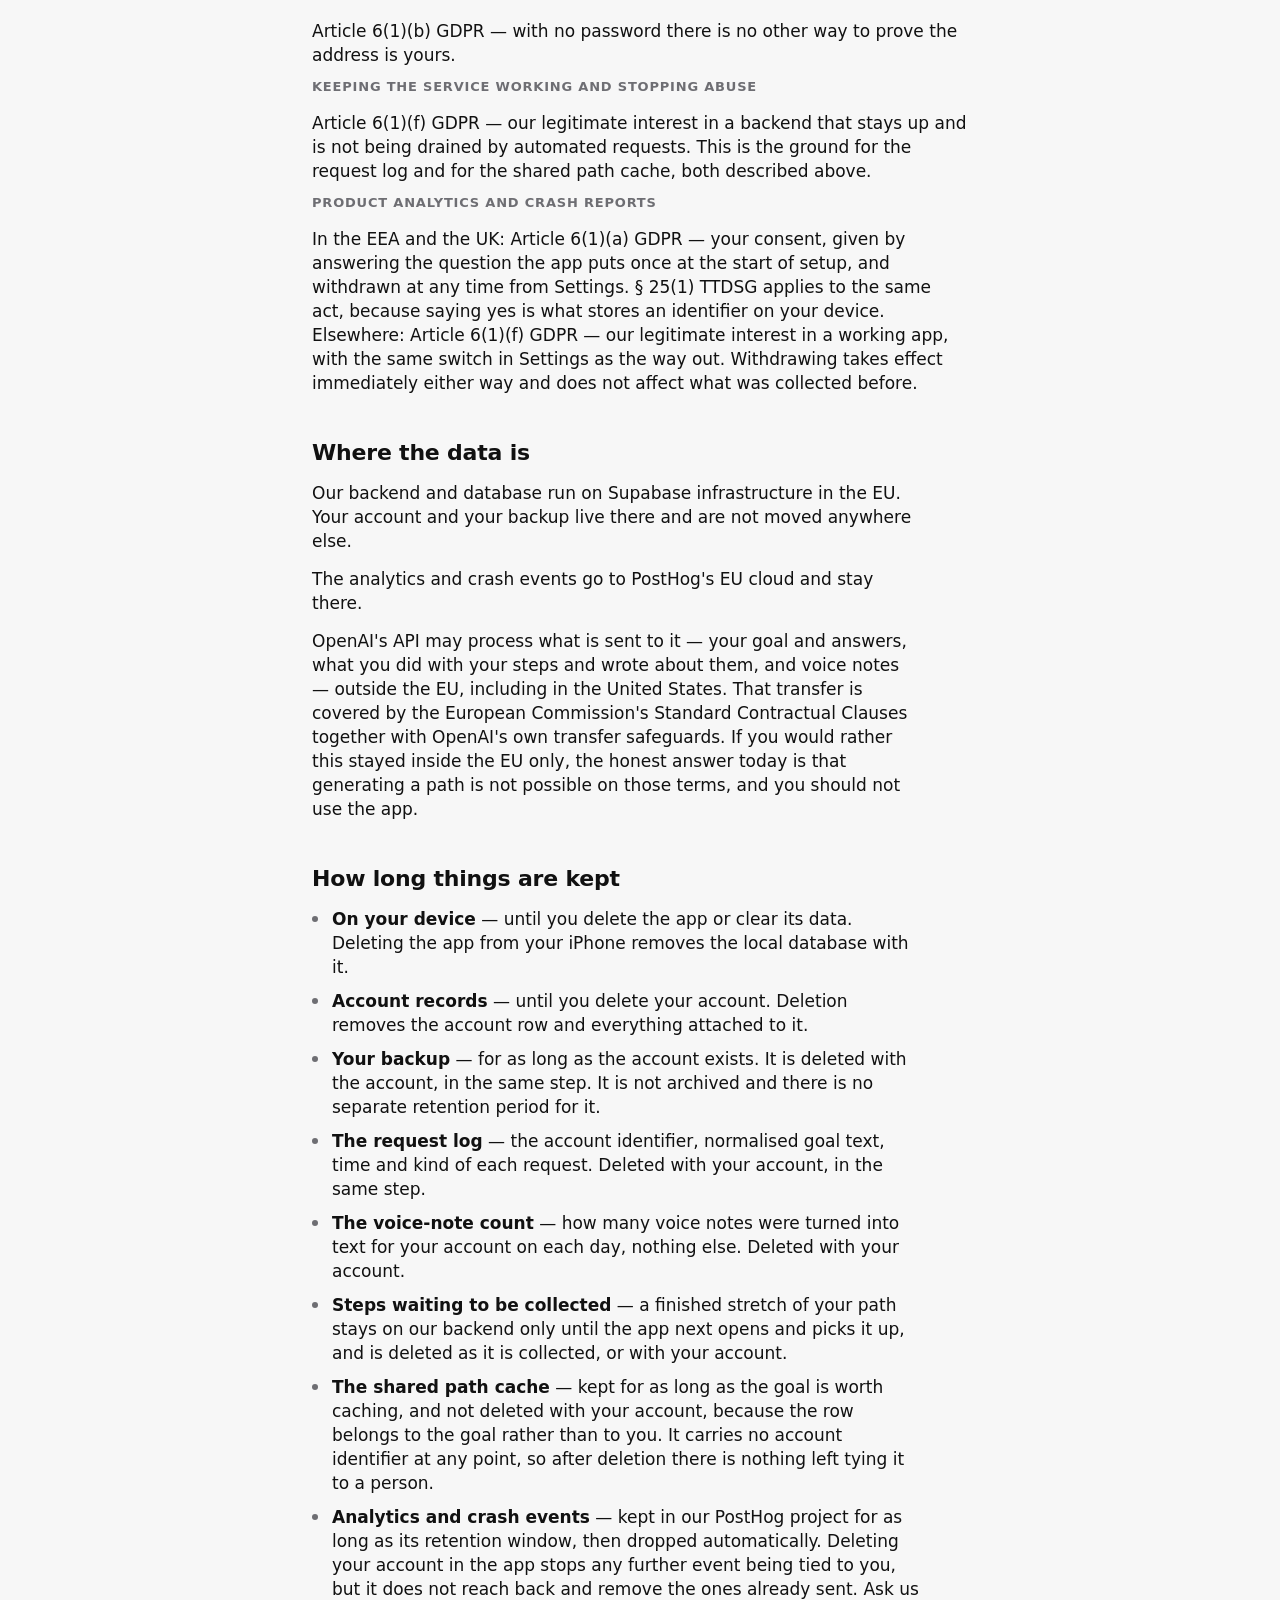
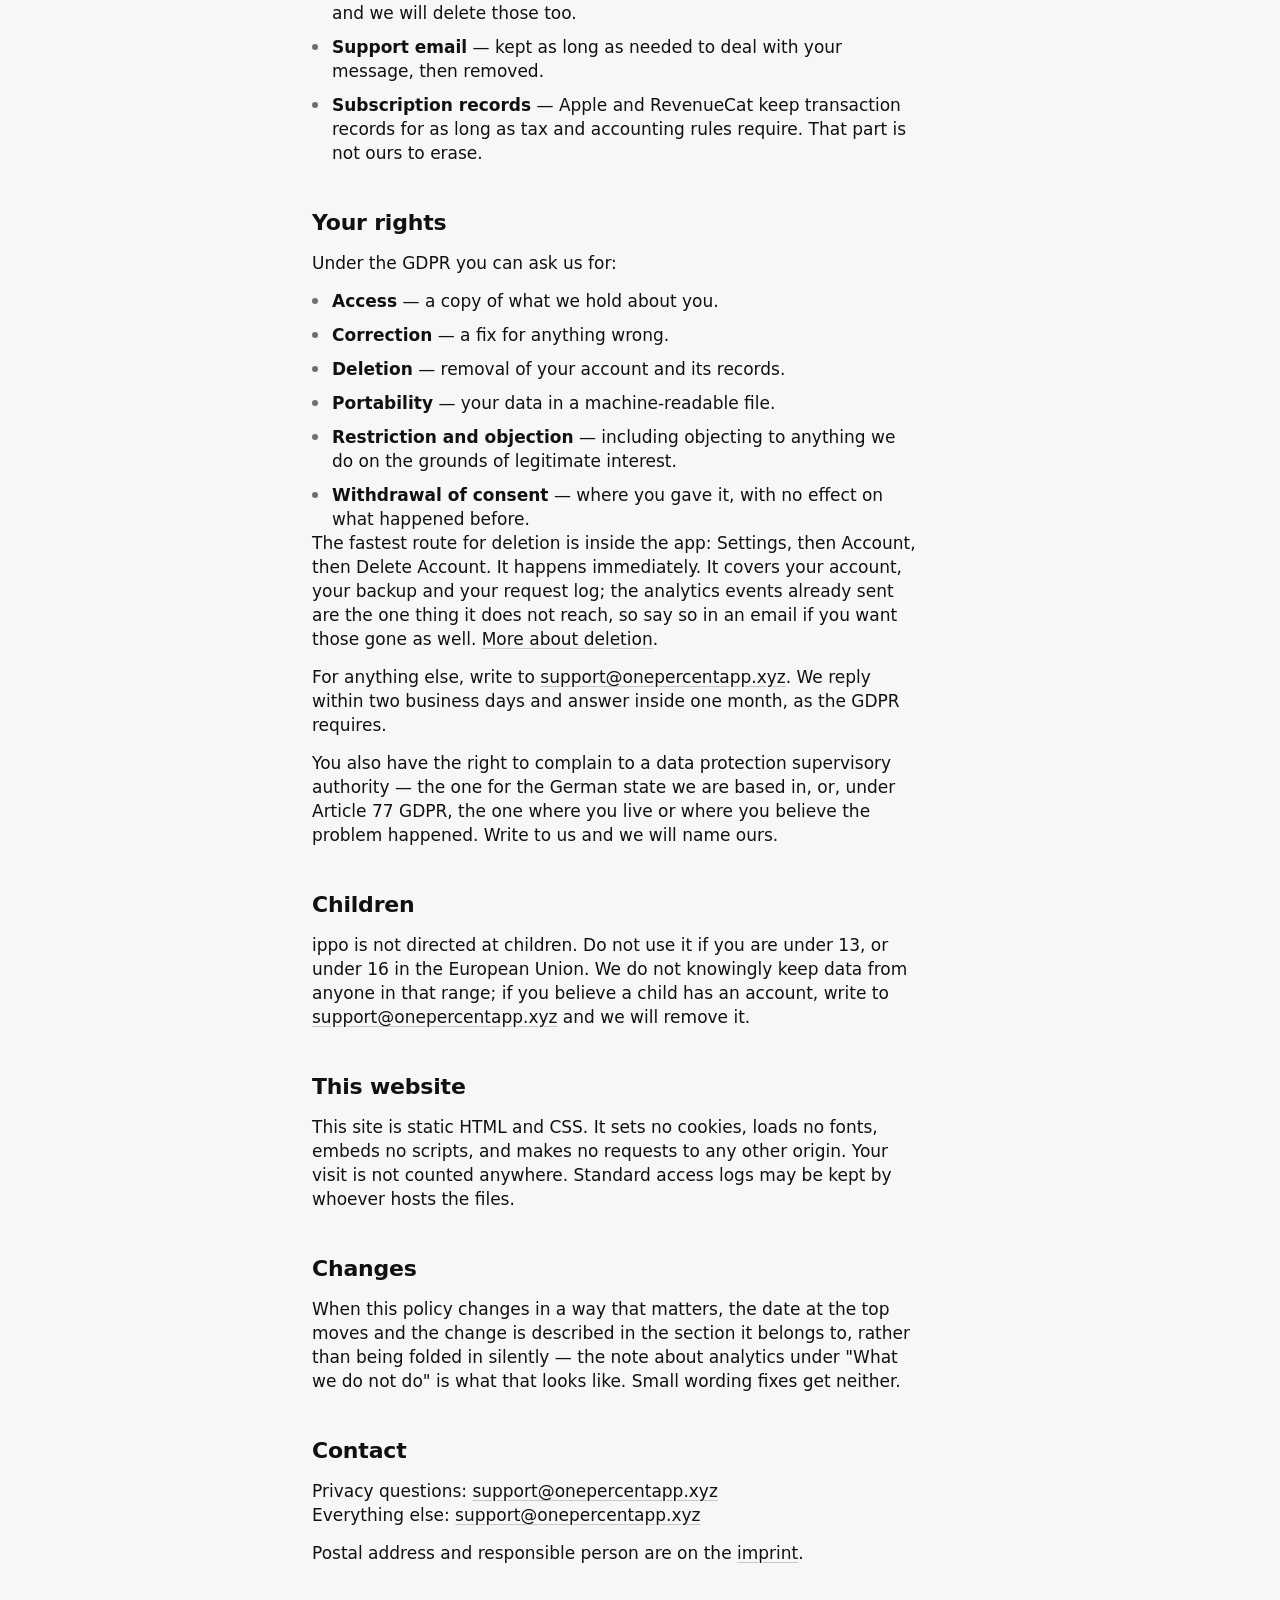
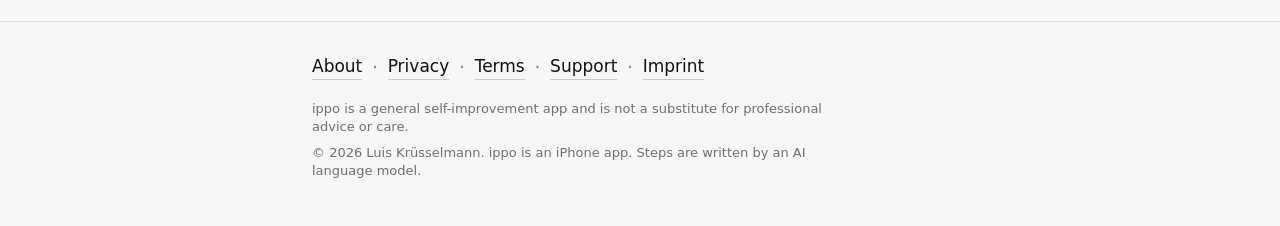
<file: privacy.html>
<!DOCTYPE html>
<html lang="en">
<head>
<meta charset="utf-8">
<meta name="viewport" content="width=device-width, initial-scale=1">
<title>Privacy — ippo!</title>
<meta name="description" content="What ippo stores on your device, what leaves it and when, who processes it, and what you can ask us to do with it.">
<link rel="canonical" href="https://onepercentapp.xyz/privacy">
<meta name="robots" content="index, follow">

<meta property="og:type" content="article">
<meta property="og:site_name" content="ippo!">
<meta property="og:locale" content="en">
<meta property="og:url" content="https://onepercentapp.xyz/privacy">
<meta property="og:title" content="Privacy — ippo!">
<meta property="og:description" content="What ippo stores on your device, what leaves it and when, who processes it, and what you can ask us to do with it.">
<meta property="og:image" content="https://onepercentapp.xyz/og.png?v=ippo">
<meta property="og:image:width" content="1200">
<meta property="og:image:height" content="630">
<meta property="og:image:alt" content="The ippo! cover: the words “One goal. One step. Every day.” beside a column of chrome spheres and an iPhone showing the app’s Today screen with one step on it.">

<meta name="twitter:card" content="summary_large_image">
<meta name="twitter:title" content="Privacy — ippo!">
<meta name="twitter:description" content="What ippo stores on your device, what leaves it and when, who processes it, and what you can ask us to do with it.">
<meta name="twitter:image" content="https://onepercentapp.xyz/og.png?v=ippo">
<meta name="twitter:image:alt" content="The ippo! cover: the words “One goal. One step. Every day.” beside a column of chrome spheres and an iPhone showing the app’s Today screen with one step on it.">

<meta name="theme-color" content="#F5F5F4" media="(prefers-color-scheme: light)">
<meta name="theme-color" content="#0C0C0D" media="(prefers-color-scheme: dark)">

<link rel="icon" type="image/x-icon" href="icon.png">

<link rel="stylesheet" href="styles.css">
</head>
<body>

<a class="skip" href="#main">Skip to content</a>

<header class="site-header">
  <div class="wrap">
    <a class="wordmark" href="/" aria-label="ippo, home">ippo<b>!</b></a>
    <span class="header-note">[1% a day]</span>
  </div>
</header>

<main id="main">
  <div class="wrap">

    <div class="page-head">
      <p class="eyebrow">Privacy</p>
      <h1 class="display">Privacy policy</h1>
      <p class="updated">Last updated 2026-09-28</p>
    </div>

    <div class="prose">

      <section>
        <h2>The short version</h2>
        <p class="lede">Your goal and your progress live on your phone. Two things send data off it, and a third only if you switch it on. First, your steps are written by OpenAI's API, through our backend: your goal and your answers when the path is first written, and later what you did with your steps and what you told the app about them, so the next ones fit you — and the app asks your permission before the first time anything is sent, naming OpenAI and what is sent, with a switch in Settings to take it back. Second, your goal and your progress are copied to our backend as a backup, so a new phone can get them back. Those two need an account: <strong>generating a path requires you to be signed in</strong>, because the backend has nothing to rate-limit or attach a path to otherwise. Third, the app reports which of its features get used and what crashed, so we can fix it — never the text of your goal, your steps or anything else you wrote. In the EEA and the UK that one waits until you agree; the app asks once, at the start of setup. Everywhere it can be switched off in Settings. Everything else — your daily step, your streak, the whole app — runs on your phone with no connection. There is no advertising, no ad identifier and no cookies.</p>
      </section>

      <section>
        <h2>Who is responsible</h2>
        <p>The controller for this data, in the sense of the GDPR, is:</p>
        <div class="card">
          <address>
            Luis Krüsselmann<br>
            c/o Impressumservice Dein-Impressum<br>
            Stettiner Str. 41<br>
            35410 Hungen<br>
            Germany
          </address>
          <p>Privacy contact: <a href="mailto:support@onepercentapp.xyz">support@onepercentapp.xyz</a></p>
        </div>
      </section>

      <section>
        <h2>What is stored on your device</h2>
        <p>The goal you wrote, the steps you have been given, which ones you marked done, which ones you swapped, your streak, your total number of steps and your level are stored in a local database inside the app on your iPhone. So are the first name you gave during setup, your reminder time and your theme.</p>
        <p>That local database is the real one. Every screen reads it, and once you have a path the app runs with no connection at all.</p>
        <p>Generating a path is the one thing that needs the network and an account. Everything else — your daily step, ticking it off, your streak, your level, your settings — happens on the phone.</p>
        <p>If you have iCloud device backup switched on, iOS may include the app's local data in your own encrypted Apple backup. That backup is yours and is handled under Apple's terms, not ours.</p>
      </section>

      <section>
        <h2>What leaves your device, and when</h2>

        <h3>Writing your steps</h3>
        <p>You type a goal and answer a few questions about it. The app sends the goal and your answers over an encrypted connection (HTTPS) to our backend, which runs as Supabase Edge Functions hosted in the EU. The backend passes them to OpenAI's API, which writes the follow-up questions, the steps and the commitment sentence. They come back the same way and are stored on your device.</p>
        <p>The path is not written once. Three more things go the same way, to OpenAI through our backend, under the same permission:</p>
        <ul>
          <li><strong>More steps, as your path runs low.</strong> About every ten days the app asks for the next stretch. With the request go your goal, your answers, the steps already in your path, which of them you did, skipped or swapped away — with the reason you picked for a swap — and what you told the app about them: your check-in answers and notes, the notes you send to your path with the note button beside the tabs, and the sentence you wrote about a step you turned down. The finished steps wait on our backend until the app next opens and collects them, and are deleted from it as they are collected.</li>
          <li><strong>A new step for one you turned down.</strong> If you swap a step away as "not for me" and say what was wrong with it, the step you turned down and your sentence go with your goal, your answers, the steps you did recently and the steps you swapped before, and one new step comes back while you wait, with a line saying what changed. The screen where you write the sentence says that it goes to OpenAI.</li>
          <li><strong>A voice note, turned into text.</strong> If you record a voice note in the journal, the recording goes to OpenAI's transcription and the text comes back into your entry. Our backend passes the recording through and does not keep it; it only counts how many it has passed on for you that day, to cap it. The text you write in the journal is not sent to OpenAI.</li>
        </ul>
        <p><strong>Nothing is sent until you agree to it.</strong> The first time you finish typing a goal, before any request leaves the phone, the app shows a sheet headed "Before we write your path" whose first line reads: your steps are written by OpenAI. It names everything listed above — your goal and your answers, which steps you did, skipped or swapped and what you tell it about them in check-ins and notes, and voice notes you record in the journal — and what is never sent: your name, your email or anything about your phone. Two buttons, equally weighted. Tap "Not now" and no request is made; you are returned to the goal field with what you typed still in it.</p>
        <p>You can take that permission back at any time under <strong>Settings, Privacy &amp; Legal, "Writing with AI"</strong>. Switching it off stops every transfer: no new goal can be written, your path is no longer topped up when it runs low, a step you turn down is not rewritten, and voice notes are not turned into text. What has already been written stays on your phone and keeps working. Switching it back on is the same one tap and shows the same disclosure again.</p>
        <p>You have to be signed in for this. The backend refuses a request without an account, because an account is what the daily limit and the path both hang on. Without a connection, or without an account, there is no way to generate a path.</p>
        <p>Two records are kept on our side after the steps come back:</p>
        <ul>
          <li><strong>A request log.</strong> Your account identifier, the normalised goal text, the time and which kind of request it was — a path, more steps or a rewritten step — once per request. It is what enforces the daily generation limit and stops the backend being drained by automated requests. Nothing else is in it, no client can read it, and it is deleted with your account.</li>
          <li><strong>A shared cache.</strong> A generated path is stored under the normalised goal text, so that "get fitter" is written once and everyone who types it gets it instantly instead of waiting. The cache row keeps one example of the wording someone actually typed, so we can review which goals are popular. It is not attached to an account, and any signed-in user of the app can be served it. Assume a goal you type may be read by someone else in this form, and see the note below about what not to put in it.</li>
        </ul>

        <h3>The backup</h3>
        <p>The backup comes with the account you already need in order to generate a path. There is no separate opt-in and no way to have one without the other.</p>
        <p>The app copies your local database to our backend and keeps that copy up to date — when you finish setup, when you finish a step, when you swap one, when you change your name, language, reminder or theme, and when the app goes into the background. The copy exists for one purpose: putting your goal and your progress back on a new or reinstalled phone when you sign in there.</p>
        <p>What the copy contains:</p>
        <ul>
          <li>Your goal, in the words you typed, and the generated path attached to it.</li>
          <li>Each day's step, its date, and the text of any generated step.</li>
          <li>Which steps you completed or skipped, and when.</li>
          <li>Which steps you swapped away, when, the reason you picked for the swap, and — for a step you turned down as "not for me" — the sentence you wrote about it.</li>
          <li>Your check-ins: how the steps are going, how hard they feel, and anything you wrote with them, and the notes you send to your path.</li>
          <li>Your journal: what you wrote on each day, how you felt, and the photos and voice notes you added to it.</li>
          <li>The order the steps of your path were shuffled into, so a new phone deals them the same way.</li>
          <li>Your reminder time, your locale, your theme, and the first name you gave during setup.</li>
          <li>The answers you gave during setup that shaped the path: how much time a day you said was realistic, the anchor you chose, and the commitment sentence — which is written for you by the model while your path is being generated, not typed by you.</li>
        </ul>
        <p>Row-level security in the database means a signed-in account can read and write only its own rows. Deleting your account deletes this copy — see below.</p>

        <h3>Sharing a progress card</h3>
        <p>If you tap share, the app draws a card with your streak and your step count on it and hands the image to whatever you pick — Photos, Messages, Instagram, anything else on your phone that accepts an image. It goes straight from your phone to that app; it does not pass through our backend, and we do not learn that you shared or where. Once it is in another app it is under that app's own privacy policy, not ours. Nothing is shared unless you tap.</p>

        <h3>Product analytics and crash reports</h3>
        <p>The app can send a small stream of events to PostHog so we can see which parts of ippo are actually used and what is breaking. It is first-party and product-only: we are looking at the app, not at you.</p>
        <p><strong>If your phone is set to a country in the EEA or the UK, none of it happens unless you say yes.</strong> The app asks once, when you tap through the first screen of setup: two buttons, no pre-ticked box, and nothing collected before you answer. Say no and it does not ask again — there is no "later" that comes back tomorrow.</p>
        <p>We ask there because saying yes is what puts an identifier into the app's storage on your phone, and § 25 TTDSG treats writing to your device as something you agree to first unless the app genuinely cannot work without it. This one can: with the analytics off, ippo does exactly the same things.</p>
        <p><strong>Everywhere else the analytics are on from the first launch</strong>, under Article 6(1)(f) GDPR — our legitimate interest in knowing which parts of the app are used and which are broken, which is what a one-person app has instead of a support team. That rule is not ours to apply worldwide: it is a European one, tied to where you are rather than to where we are, so outside its reach the app does not stage a question whose answer is already settled. What is collected is identical either way, and the list below is the whole of it.</p>
        <p>Which side you land on is read from your phone's Region setting, falling back to its timezone. That is an approximation and we would rather say so: a German phone on holiday abroad still reads as German, and an English-language phone in Berlin may not. Whichever side you are on, the switch in Settings is the real answer — <strong>turning the analytics off there works everywhere, immediately, and is the same one tap.</strong> It closes the connection and clears the identifier described below from your phone; turning them on later starts a fresh one with no link to anything from before.</p>
        <p>What an event carries, once it is on:</p>
        <ul>
          <li><strong>That something happened.</strong> A goal was submitted during setup; the follow-up questions were written; permission to write with AI was given, declined or taken back; a path was written for it, or failed to be; a goal was replaced by running setup again; the tour of the app was finished or skipped; a step was started, completed, swapped, given a reason for the swap, or swapped back; a new step was written for one you turned down, or failed to be; a check-in was written; a note was sent to your path; a sign-in was attempted; the notification prompt was answered; a reminder time was chosen or switched off; the analytics themselves were switched on; the subscription plans loaded; a subscription purchase was started, and bought or restored, or was not. Plus the app being installed, opened, updated, or sent to the background.</li>
          <li><strong>Which screen you opened, and in what order.</strong> By its address in the app — <code>/welcome</code>, <code>/paywall</code>, <code>/settings</code>. Setup runs to nearly thirty screens and this is how we find out which one people close the app on. One screen is left out of this, on purpose: see below.</li>
          <li><strong>A few values attached to those.</strong> The length of your streak, whether you levelled up, which of the three fixed swap reasons you tapped, whether a subscription is monthly or yearly and whether it started with a trial, whether you allowed notifications, whether you signed in with Apple or a code, and how each of those ended — the name of the failure when one failed, from a fixed list. For a path: how long it took to write, how many of the setup questions you answered, and whether it came from the shared cache. For the follow-up questions: how many were asked and how many were filled in. For a step: whether it happens on your own or out among other people, and how long you took if you timed it. For a step written for one you turned down: whether it worked, whether it came with a line back, and how long it took — never the sentence you wrote. For the tour: whether you skipped it, and on which page. For the reminder: the hour of day you picked, and nothing about the day you picked it on. For the analytics switch: which of the two moments you were asked at, or that your region did not require asking. None of it is free text.</li>
          <li><strong>The device.</strong> Model, manufacturer, iOS version, and whether it is a simulator. No advertising identifier; not the name you gave your phone.</li>
          <li><strong>An identifier.</strong> A random one the app generates on first launch and stores locally. Once you sign in, events carry your account identifier instead, and your email address is attached to that profile so a support message can be matched to what we see.</li>
          <li><strong>Errors.</strong> When the app throws something it does not handle, the type of the error, its message and the stack trace are reported.</li>
          <li><strong>Your IP address</strong>, at the moment events are sent. PostHog derives an approximate country and region from it.</li>
        </ul>
        <p>What an event never carries: the text of your goal, the text of any step, your commitment sentence, your check-in notes, the sentence you wrote about a step you turned down, your journal, your name, or anything else you typed. An event says a step was completed. It does not say which step, or what it said.</p>
        <p><strong>A recording of the screen, with the words taken out.</strong> Alongside those events, the app records what its own screens looked like while you used them, so that a step nobody can find or a button that does nothing is something we can watch rather than guess at. Every piece of text is masked before the picture leaves your phone — your goal, your steps, your check-ins, your name, everything — and so is every image. What remains is the shape of the screen and where you tapped. Nothing is recorded through the camera or the microphone, and nothing outside this app is ever in the picture. Switching the analytics off in Settings switches this off with them.</p>
        <p><strong>The one screen we do not record.</strong> The app checks what you type, on the device, for signs of an acute crisis; if it finds them it stops and shows a screen with helplines on it instead of a path (<a href="/support">more on Support</a>). That screen is excluded from the analytics by name, and the screen recording stops for as long as it is open — masked or not, a recording that contained it would say the same thing about you that the event would. Every other screen address says only which part of the app was open; that one would say something about you, and it is not a thing we want in a database, tied to an account, whatever the funnel would have shown. You can reach it without us ever learning that you did.</p>

        <h3>Where the install came from</h3>
        <p>If we are running an ad in the App Store, we want to know whether the people who arrive through it get anything out of the app. Apple has a way of answering that without tracking anyone, and this is it.</p>
        <p>On first launch the app asks iOS for an attribution token and posts it to Apple's attribution endpoint (<code>api-adservices.apple.com</code>). Apple answers with the campaign, ad group and keyword behind the install, or says there was none. Those numbers are attached to the analytics profile described above, so that a funnel can be read per campaign.</p>
        <p>Three things this is not. It is not the advertising identifier, and there is none in the app. It is not App Tracking Transparency — the app never asks to track you, because Apple's attribution works without it and nothing here follows you into another app. And it is not a profile of you: the token describes the install, it carries nothing you typed, and it is asked for exactly once and never again.</p>
        <p>It rides on the same consent as everything else in this section. With the analytics off, the token is never read and nothing is sent to Apple.</p>

        <h3>The processors involved</h3>
        <ul>
          <li><strong>Supabase</strong> — our backend, database and sign-in. Edge Functions and project data are hosted in the EU.</li>
          <li><strong>OpenAI</strong> — the API that writes your questions and steps from what is described under "Writing your steps", and turns journal voice notes into text.</li>
          <li><strong>Resend</strong> — delivers the sign-in codes, if you use an email address rather than Apple. It handles your address and the message; it never sees your goal or your progress.</li>
          <li><strong>PostHog</strong> — the product analytics and crash reporting described above, on their EU cloud. It never sees your goal text, your steps or your backup.</li>
          <li><strong>Apple</strong> — the App Store attribution described above, and only where we are advertising. It answers which ad produced an install; it is not sent anything you wrote.</li>
        </ul>
        <p>Please do not put names, addresses or other sensitive personal details into your goal text. It does not make the steps better, and it is the field that goes furthest — through our backend to OpenAI, into the request log, and possibly into the shared cache described above, where it is no longer tied to you but can be served to someone else who types the same goal. The same care applies to check-ins and notes: they go to OpenAI too, though never into the shared cache.</p>
      </section>

      <section>
        <h2>The steps are written by AI</h2>
        <p>Every step you see in ippo is generated by a large language model. It is not written by a coach, an editor or any other person, and it is not reviewed by a person before you see it.</p>
        <p>We state this here, and in the app, because Article 50 of the EU AI Act requires that you know when you are interacting with AI-generated content. A language model can be wrong, repetitive or badly judged. Use your own judgement about whether a given step is right for you, and skip anything that is not.</p>
        <p>ippo is a general self-improvement app and is not a substitute for professional advice or care.</p>
      </section>

      <section>
        <h2>Accounts</h2>
        <p>An account does two jobs. It authorises the path generation described above, which is why the app cannot write you a path until you have one, and it carries your goal and your progress to a new phone. The app never creates one for you in the background: it asks, and signing in is a thing you do deliberately. Earlier versions minted an invisible account for every install; that is gone, and nothing about you reaches our backend until you choose to sign in.</p>

        <h3>Sign in with Apple</h3>
        <p>Apple gives the app an opaque user identifier, and — only if you agree to share it — an email address. That address may be one of Apple's private relay addresses, which is fine; we never need to know your real one. Apple also passes your name once, on the very first sign-in; the app keeps the first name on your device as a suggestion for the name screen and nothing more. We receive no photo, no profile and no password.</p>

        <h3>Email and a one-time code</h3>
        <p>If you would rather not use Apple, you can use an email address instead. There is no password: you type the address, we send a six-digit code to it, and entering that code signs you in. We store the address and nothing else about you.</p>
        <p>The same thing happens whether or not the address already has an account, so this form cannot be used to find out which addresses are registered. The emails are delivered by Resend. We send nothing else — no newsletter, no product mail, no re-engagement nudges.</p>

        <h3>What the identifier is for</h3>
        <p>We use it to recognise the same account on a new device, to attach your backup to you, and to count your path generations against the daily limit. We use an email address, if we have one, to reply to you if you write to support. It is not sent to RevenueCat and plays no part in your subscription — see below.</p>
      </section>

      <section>
        <h2>Subscriptions and payment</h2>
        <p>Subscriptions are sold by Apple through the App Store and managed with RevenueCat, which keeps track of whether a subscription is active.</p>
        <p>The app never sees your card details, your name or your billing address. Apple handles the payment and Apple's own privacy policy covers it. What RevenueCat holds is an anonymous app user identifier it generates itself, the transaction identifiers Apple issues and the status of your subscription.</p>
        <p>We never tell RevenueCat who you are. Your ippo account identifier and your email address are not sent to it, so the subscription is not linked to your account on our side — it follows your Apple ID, the way App Store purchases normally do. On a new phone, Restore Purchases is what brings it back.</p>
      </section>

      <section>
        <h2>What we do not do</h2>
        <ul>
          <li>No advertising and no ad identifiers. We do not ask for App Tracking Transparency permission, because we do not track you across other companies' apps or sites.</li>
          <li>No third-party cookies. No first-party cookies either, in the app or on this site.</li>
          <li>No fingerprinting, no device graph, no cross-app or cross-site profiles.</li>
          <li>No selling or sharing of personal data. There is nothing to sell.</li>
          <li>No content in the analytics. Your goal text, your steps and everything else you typed stay out of it — including out of the screen recordings described above.</li>
        </ul>
        <p>Earlier versions of this policy said there was no analytics SDK at all. That changed with the version that introduced product analytics and crash reporting — off unless you switch it on, and the section above says exactly what it does and does not carry. A later version added the screen recording, and this list lost the line that said there was none; what replaced it is the section above, which says what a recording shows and what it cannot.</p>
      </section>

      <section>
        <h2>Legal grounds</h2>
        <dl>
          <dt>Generating your steps</dt>
          <dd>Article 6(1)(b) GDPR — performing the contract you entered into by using the app. Without sending the goal text there is no path to give you, and without what you did and said about the steps there is no path that keeps fitting you. On top of that the app asks for your permission before the first transfer, and stops every transfer when you take it back.</dd>

          <dt>Turning a voice note into text</dt>
          <dd>Article 6(1)(b) GDPR — it is the feature you use by recording one, and it happens only when you do.</dd>

          <dt>Account and subscription records</dt>
          <dd>Article 6(1)(b) GDPR — running your account and your subscription.</dd>

          <dt>Backing up your goal and progress</dt>
          <dd>Article 6(1)(b) GDPR — the backup is part of what the account is for, and creating an account is your choice. No account, no copy.</dd>

          <dt>Sign in with Apple, if you use it</dt>
          <dd>Article 6(1)(b) GDPR, and Article 6(1)(a) for an email address you choose to share.</dd>

          <dt>Sign-in codes by email</dt>
          <dd>Article 6(1)(b) GDPR — with no password there is no other way to prove the address is yours.</dd>

          <dt>Keeping the service working and stopping abuse</dt>
          <dd>Article 6(1)(f) GDPR — our legitimate interest in a backend that stays up and is not being drained by automated requests. This is the ground for the request log and for the shared path cache, both described above.</dd>

          <dt>Product analytics and crash reports</dt>
          <dd>In the EEA and the UK: Article 6(1)(a) GDPR — your consent, given by answering the question the app puts once at the start of setup, and withdrawn at any time from Settings. § 25(1) TTDSG applies to the same act, because saying yes is what stores an identifier on your device. Elsewhere: Article 6(1)(f) GDPR — our legitimate interest in a working app, with the same switch in Settings as the way out. Withdrawing takes effect immediately either way and does not affect what was collected before.</dd>
        </dl>
      </section>

      <section>
        <h2>Where the data is</h2>
        <p>Our backend and database run on Supabase infrastructure in the EU. Your account and your backup live there and are not moved anywhere else.</p>
        <p>The analytics and crash events go to PostHog's EU cloud and stay there.</p>
        <p>OpenAI's API may process what is sent to it — your goal and answers, what you did with your steps and wrote about them, and voice notes — outside the EU, including in the United States. That transfer is covered by the European Commission's Standard Contractual Clauses together with OpenAI's own transfer safeguards. If you would rather this stayed inside the EU only, the honest answer today is that generating a path is not possible on those terms, and you should not use the app.</p>
      </section>

      <section>
        <h2>How long things are kept</h2>
        <ul>
          <li><strong>On your device</strong> — until you delete the app or clear its data. Deleting the app from your iPhone removes the local database with it.</li>
          <li><strong>Account records</strong> — until you delete your account. Deletion removes the account row and everything attached to it.</li>
          <li><strong>Your backup</strong> — for as long as the account exists. It is deleted with the account, in the same step. It is not archived and there is no separate retention period for it.</li>
          <li><strong>The request log</strong> — the account identifier, normalised goal text, time and kind of each request. Deleted with your account, in the same step.</li>
          <li><strong>The voice-note count</strong> — how many voice notes were turned into text for your account on each day, nothing else. Deleted with your account.</li>
          <li><strong>Steps waiting to be collected</strong> — a finished stretch of your path stays on our backend only until the app next opens and picks it up, and is deleted as it is collected, or with your account.</li>
          <li><strong>The shared path cache</strong> — kept for as long as the goal is worth caching, and not deleted with your account, because the row belongs to the goal rather than to you. It carries no account identifier at any point, so after deletion there is nothing left tying it to a person.</li>
          <li><strong>Analytics and crash events</strong> — kept in our PostHog project for as long as its retention window, then dropped automatically. Deleting your account in the app stops any further event being tied to you, but it does not reach back and remove the ones already sent. Ask us and we will delete those too.</li>
          <li><strong>Support email</strong> — kept as long as needed to deal with your message, then removed.</li>
          <li><strong>Subscription records</strong> — Apple and RevenueCat keep transaction records for as long as tax and accounting rules require. That part is not ours to erase.</li>
        </ul>
      </section>

      <section>
        <h2>Your rights</h2>
        <p>Under the GDPR you can ask us for:</p>
        <ul>
          <li><strong>Access</strong> — a copy of what we hold about you.</li>
          <li><strong>Correction</strong> — a fix for anything wrong.</li>
          <li><strong>Deletion</strong> — removal of your account and its records.</li>
          <li><strong>Portability</strong> — your data in a machine-readable file.</li>
          <li><strong>Restriction and objection</strong> — including objecting to anything we do on the grounds of legitimate interest.</li>
          <li><strong>Withdrawal of consent</strong> — where you gave it, with no effect on what happened before.</li>
        </ul>
        <p>The fastest route for deletion is inside the app: Settings, then Account, then Delete Account. It happens immediately. It covers your account, your backup and your request log; the analytics events already sent are the one thing it does not reach, so say so in an email if you want those gone as well. <a href="delete-account.html">More about deletion</a>.</p>
        <p>For anything else, write to <a href="mailto:support@onepercentapp.xyz">support@onepercentapp.xyz</a>. We reply within two business days and answer inside one month, as the GDPR requires.</p>
        <p>You also have the right to complain to a data protection supervisory authority — the one for the German state we are based in, or, under Article 77 GDPR, the one where you live or where you believe the problem happened. Write to us and we will name ours.</p>
      </section>

      <section>
        <h2>Children</h2>
        <p>ippo is not directed at children. Do not use it if you are under 13, or under 16 in the European Union. We do not knowingly keep data from anyone in that range; if you believe a child has an account, write to <a href="mailto:support@onepercentapp.xyz">support@onepercentapp.xyz</a> and we will remove it.</p>
      </section>

      <section>
        <h2>This website</h2>
        <p>This site is static HTML and CSS. It sets no cookies, loads no fonts, embeds no scripts, and makes no requests to any other origin. Your visit is not counted anywhere. Standard access logs may be kept by whoever hosts the files.</p>
      </section>

      <section>
        <h2>Changes</h2>
        <p>When this policy changes in a way that matters, the date at the top moves and the change is described in the section it belongs to, rather than being folded in silently — the note about analytics under "What we do not do" is what that looks like. Small wording fixes get neither.</p>
      </section>

      <section>
        <h2>Contact</h2>
        <p>Privacy questions: <a href="mailto:support@onepercentapp.xyz">support@onepercentapp.xyz</a><br>
        Everything else: <a href="mailto:support@onepercentapp.xyz">support@onepercentapp.xyz</a></p>
        <p>Postal address and responsible person are on the <a href="/imprint">imprint</a>.</p>
      </section>

    </div>

  </div>
</main>

<footer class="site-footer">
  <div class="wrap">
    <nav aria-label="Legal and support">
      <ul class="footer-nav">
        <li><a href="/about">About</a></li>
        <li><a href="/privacy">Privacy</a></li>
        <li><a href="/terms">Terms</a></li>
        <li><a href="/support">Support</a></li>
        <li><a href="/imprint">Imprint</a></li>
      </ul>
    </nav>
    <p class="footer-note">ippo is a general self-improvement app and is not a substitute for professional advice or care.</p>
    <p class="footer-note">© 2026 Luis Krüsselmann. ippo is an iPhone app. Steps are written by an AI language model.</p>
  </div>
</footer>

</body>
</html>
</file>
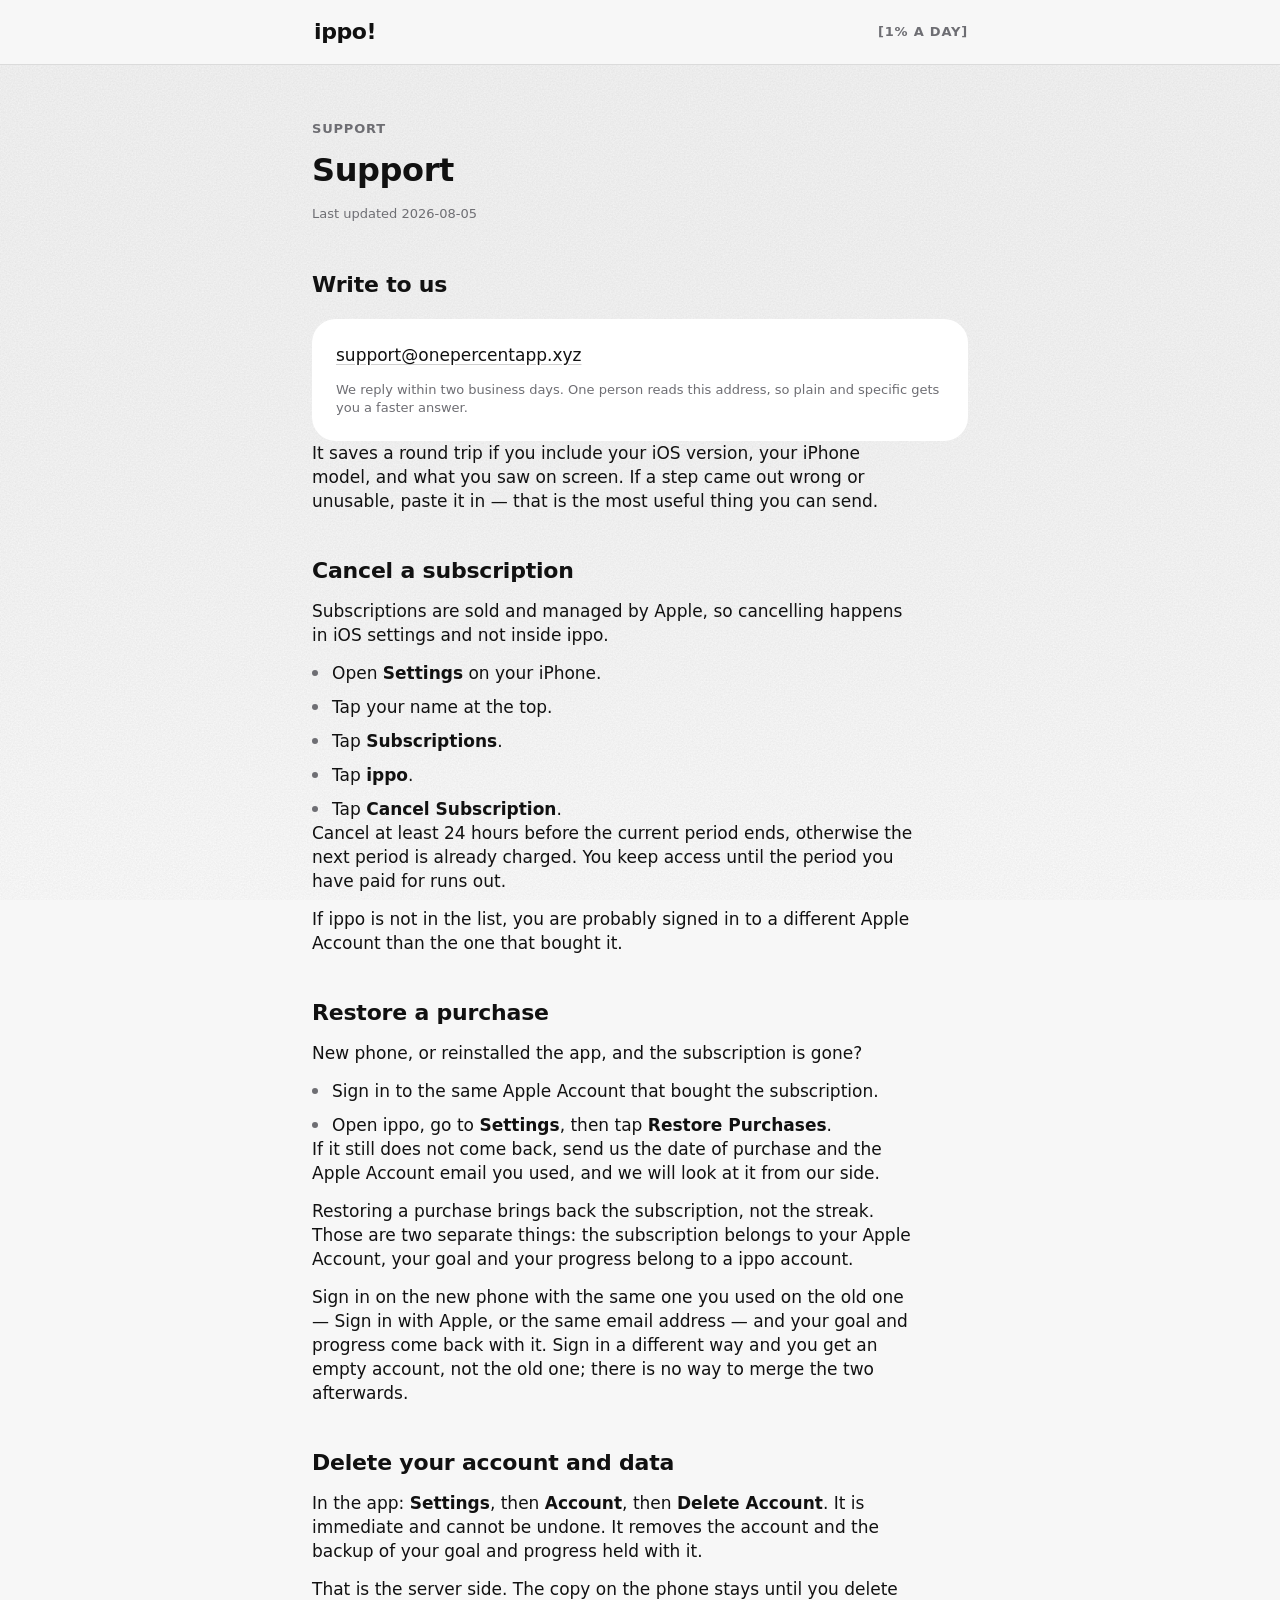
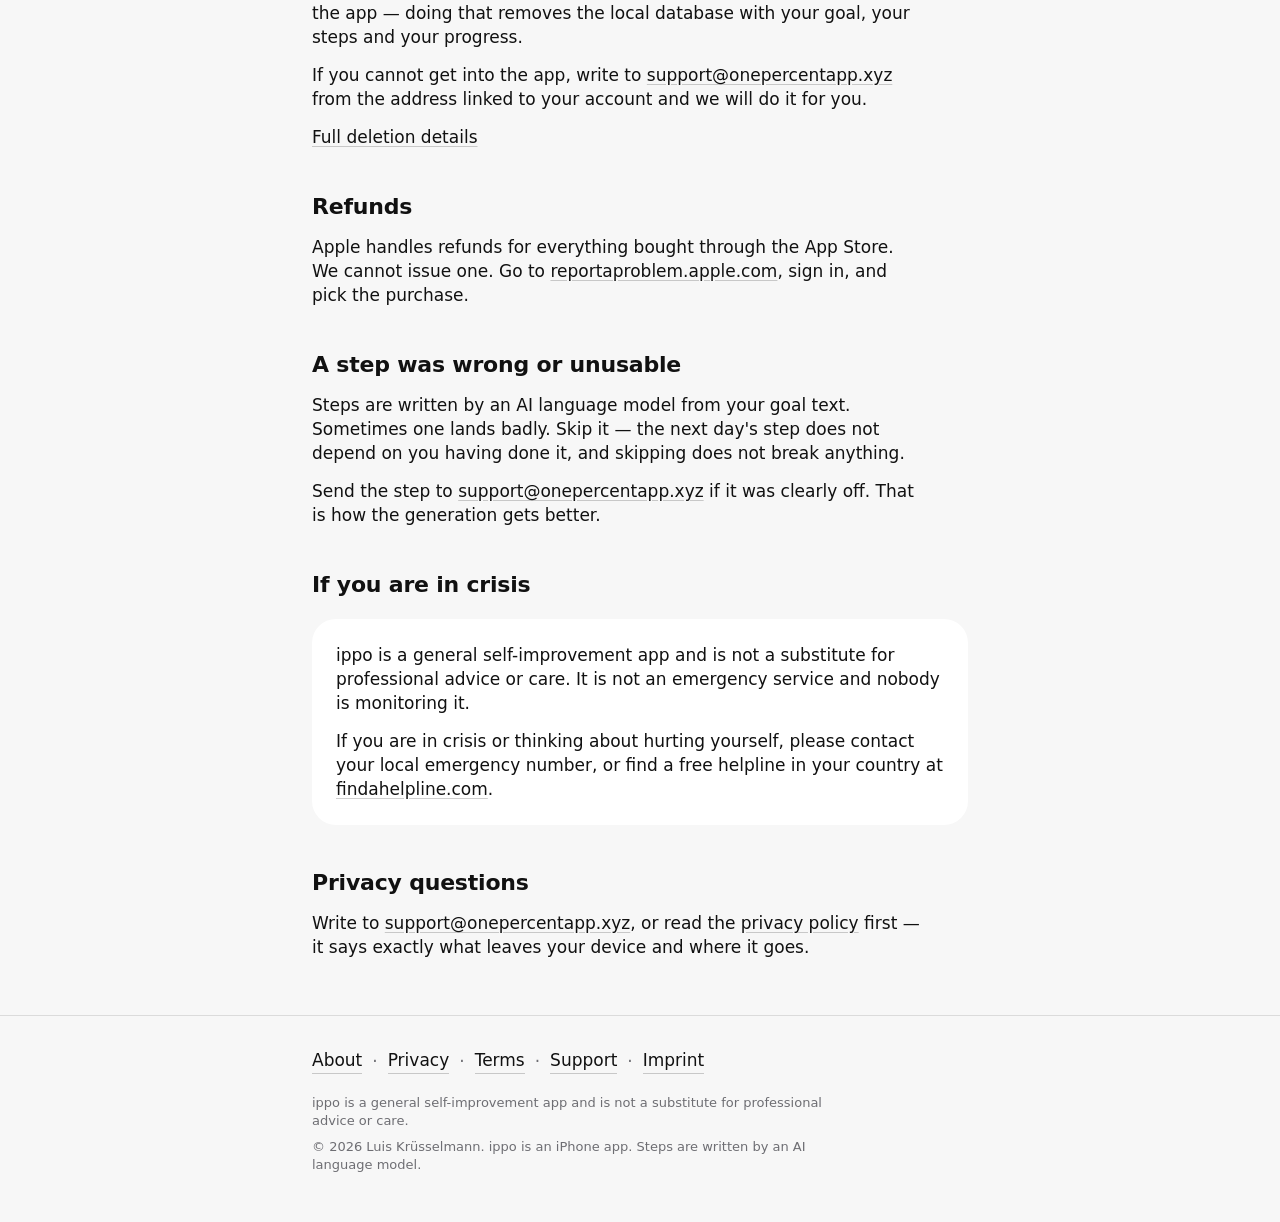
<file: support.html>
<!DOCTYPE html>
<html lang="en">
<head>
<meta charset="utf-8">
<meta name="viewport" content="width=device-width, initial-scale=1">
<title>Support — ippo!</title>
<meta name="description" content="Get in touch about ippo, and step-by-step answers for cancelling a subscription, restoring a purchase, and deleting your account and data.">
<link rel="canonical" href="https://onepercentapp.xyz/support">
<meta name="robots" content="index, follow">

<meta property="og:type" content="article">
<meta property="og:site_name" content="ippo!">
<meta property="og:locale" content="en">
<meta property="og:url" content="https://onepercentapp.xyz/support">
<meta property="og:title" content="Support — ippo!">
<meta property="og:description" content="Get in touch about ippo, and step-by-step answers for cancelling a subscription, restoring a purchase, and deleting your account and data.">
<meta property="og:image" content="https://onepercentapp.xyz/og.png?v=ippo">
<meta property="og:image:width" content="1200">
<meta property="og:image:height" content="630">
<meta property="og:image:alt" content="The ippo! cover: the words “One goal. One step. Every day.” beside a column of chrome spheres and an iPhone showing the app’s Today screen with one step on it.">

<meta name="twitter:card" content="summary_large_image">
<meta name="twitter:title" content="Support — ippo!">
<meta name="twitter:description" content="Get in touch about ippo, and step-by-step answers for cancelling a subscription, restoring a purchase, and deleting your account and data.">
<meta name="twitter:image" content="https://onepercentapp.xyz/og.png?v=ippo">
<meta name="twitter:image:alt" content="The ippo! cover: the words “One goal. One step. Every day.” beside a column of chrome spheres and an iPhone showing the app’s Today screen with one step on it.">

<meta name="theme-color" content="#F5F5F4" media="(prefers-color-scheme: light)">
<meta name="theme-color" content="#0C0C0D" media="(prefers-color-scheme: dark)">

<link rel="icon" type="image/x-icon" href="icon.png">

<link rel="stylesheet" href="styles.css">
</head>
<body>

<a class="skip" href="#main">Skip to content</a>

<header class="site-header">
  <div class="wrap">
    <a class="wordmark" href="/" aria-label="ippo, home">ippo<b>!</b></a>
    <span class="header-note">[1% a day]</span>
  </div>
</header>

<main id="main">
  <div class="wrap">

    <div class="page-head">
      <p class="eyebrow">Support</p>
      <h1 class="display">Support</h1>
      <p class="updated">Last updated 2026-08-05</p>
    </div>

    <div class="prose">

      <section>
        <h2>Write to us</h2>
        <div class="card">
          <p><a href="mailto:support@onepercentapp.xyz">support@onepercentapp.xyz</a></p>
          <p class="caption">We reply within two business days. One person reads this address, so plain and specific gets you a faster answer.</p>
        </div>
        <p>It saves a round trip if you include your iOS version, your iPhone model, and what you saw on screen. If a step came out wrong or unusable, paste it in — that is the most useful thing you can send.</p>
      </section>

      <section>
        <h2>Cancel a subscription</h2>
        <p>Subscriptions are sold and managed by Apple, so cancelling happens in iOS settings and not inside ippo.</p>
        <ul>
          <li>Open <strong>Settings</strong> on your iPhone.</li>
          <li>Tap your name at the top.</li>
          <li>Tap <strong>Subscriptions</strong>.</li>
          <li>Tap <strong>ippo</strong>.</li>
          <li>Tap <strong>Cancel Subscription</strong>.</li>
        </ul>
        <p>Cancel at least 24 hours before the current period ends, otherwise the next period is already charged. You keep access until the period you have paid for runs out.</p>
        <p>If ippo is not in the list, you are probably signed in to a different Apple Account than the one that bought it.</p>
      </section>

      <section>
        <h2>Restore a purchase</h2>
        <p>New phone, or reinstalled the app, and the subscription is gone?</p>
        <ul>
          <li>Sign in to the same Apple Account that bought the subscription.</li>
          <li>Open ippo, go to <strong>Settings</strong>, then tap <strong>Restore Purchases</strong>.</li>
        </ul>
        <p>If it still does not come back, send us the date of purchase and the Apple Account email you used, and we will look at it from our side.</p>
        <p>Restoring a purchase brings back the subscription, not the streak. Those are two separate things: the subscription belongs to your Apple Account, your goal and your progress belong to a ippo account.</p>
        <p>Sign in on the new phone with the same one you used on the old one — Sign in with Apple, or the same email address — and your goal and progress come back with it. Sign in a different way and you get an empty account, not the old one; there is no way to merge the two afterwards.</p>
      </section>

      <section>
        <h2>Delete your account and data</h2>
        <p>In the app: <strong>Settings</strong>, then <strong>Account</strong>, then <strong>Delete Account</strong>. It is immediate and cannot be undone. It removes the account and the backup of your goal and progress held with it.</p>
        <p>That is the server side. The copy on the phone stays until you delete the app — doing that removes the local database with your goal, your steps and your progress.</p>
        <p>If you cannot get into the app, write to <a href="mailto:support@onepercentapp.xyz">support@onepercentapp.xyz</a> from the address linked to your account and we will do it for you.</p>
        <p><a href="delete-account.html">Full deletion details</a></p>
      </section>

      <section>
        <h2>Refunds</h2>
        <p>Apple handles refunds for everything bought through the App Store. We cannot issue one. Go to <a href="https://reportaproblem.apple.com" rel="noopener">reportaproblem.apple.com</a>, sign in, and pick the purchase.</p>
      </section>

      <section>
        <h2>A step was wrong or unusable</h2>
        <p>Steps are written by an AI language model from your goal text. Sometimes one lands badly. Skip it — the next day's step does not depend on you having done it, and skipping does not break anything.</p>
        <p>Send the step to <a href="mailto:support@onepercentapp.xyz">support@onepercentapp.xyz</a> if it was clearly off. That is how the generation gets better.</p>
      </section>

      <section>
        <h2>If you are in crisis</h2>
        <div class="card">
          <p>ippo is a general self-improvement app and is not a substitute for professional advice or care. It is not an emergency service and nobody is monitoring it.</p>
          <p>If you are in crisis or thinking about hurting yourself, please contact your local emergency number, or find a free helpline in your country at <a href="https://findahelpline.com" rel="noopener">findahelpline.com</a>.</p>
        </div>
      </section>

      <section>
        <h2>Privacy questions</h2>
        <p>Write to <a href="mailto:support@onepercentapp.xyz">support@onepercentapp.xyz</a>, or read the <a href="/privacy">privacy policy</a> first — it says exactly what leaves your device and where it goes.</p>
      </section>

    </div>

  </div>
</main>

<footer class="site-footer">
  <div class="wrap">
    <nav aria-label="Legal and support">
      <ul class="footer-nav">
        <li><a href="/about">About</a></li>
        <li><a href="/privacy">Privacy</a></li>
        <li><a href="/terms">Terms</a></li>
        <li><a href="/support">Support</a></li>
        <li><a href="/imprint">Imprint</a></li>
      </ul>
    </nav>
    <p class="footer-note">ippo is a general self-improvement app and is not a substitute for professional advice or care.</p>
    <p class="footer-note">© 2026 Luis Krüsselmann. ippo is an iPhone app. Steps are written by an AI language model.</p>
  </div>
</footer>

</body>
</html>
</file>
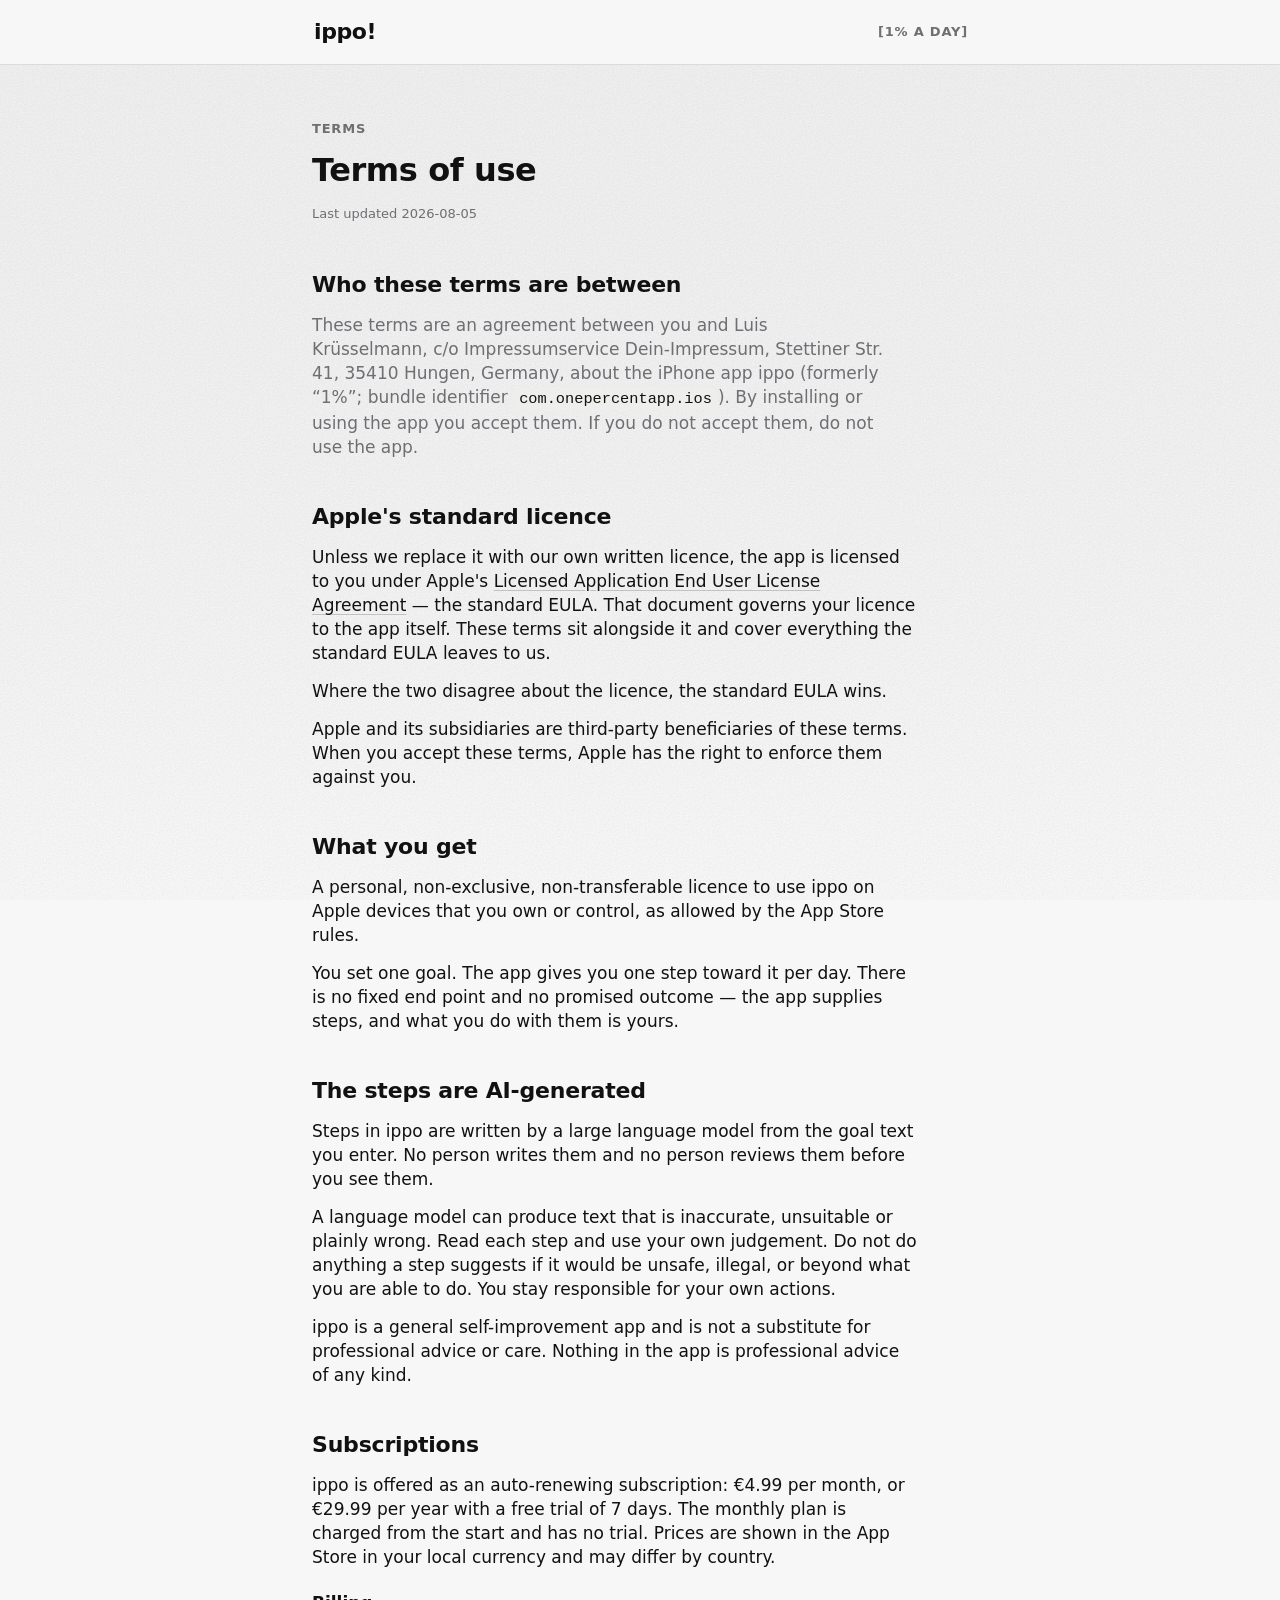
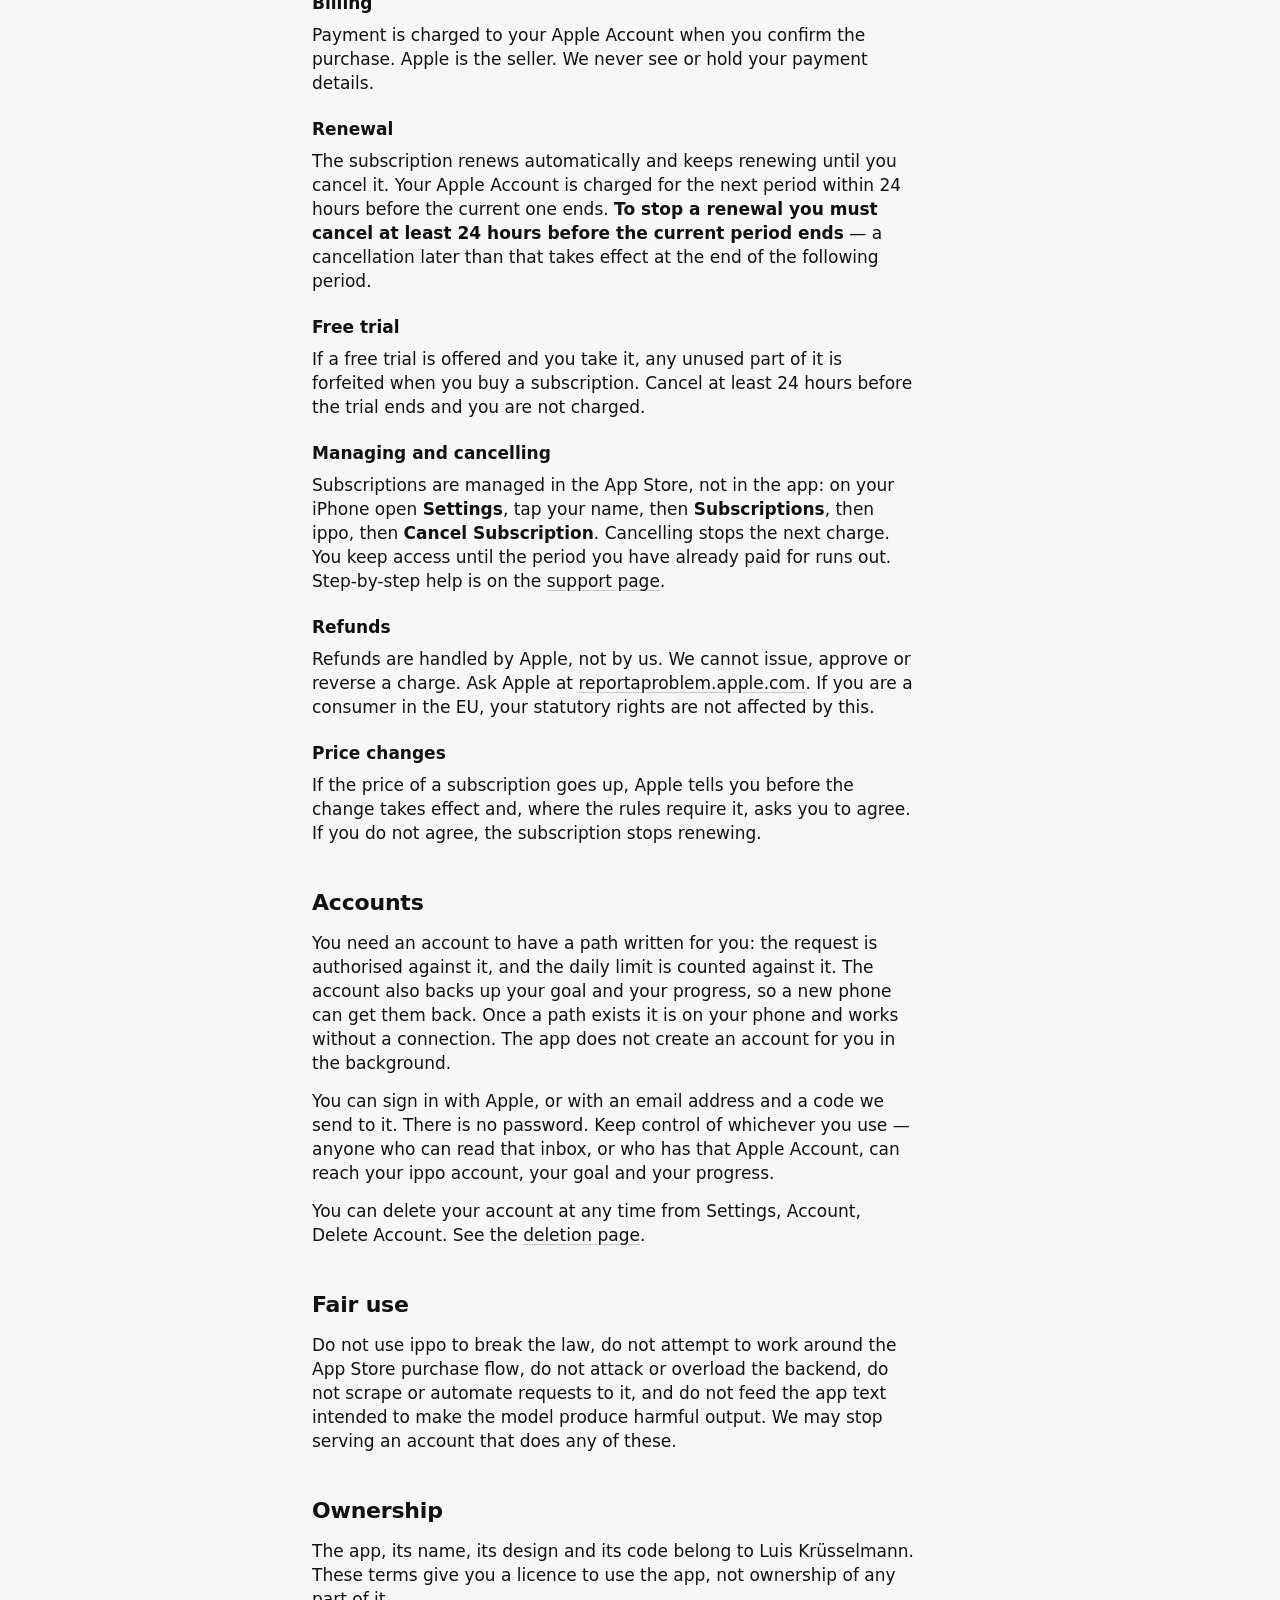
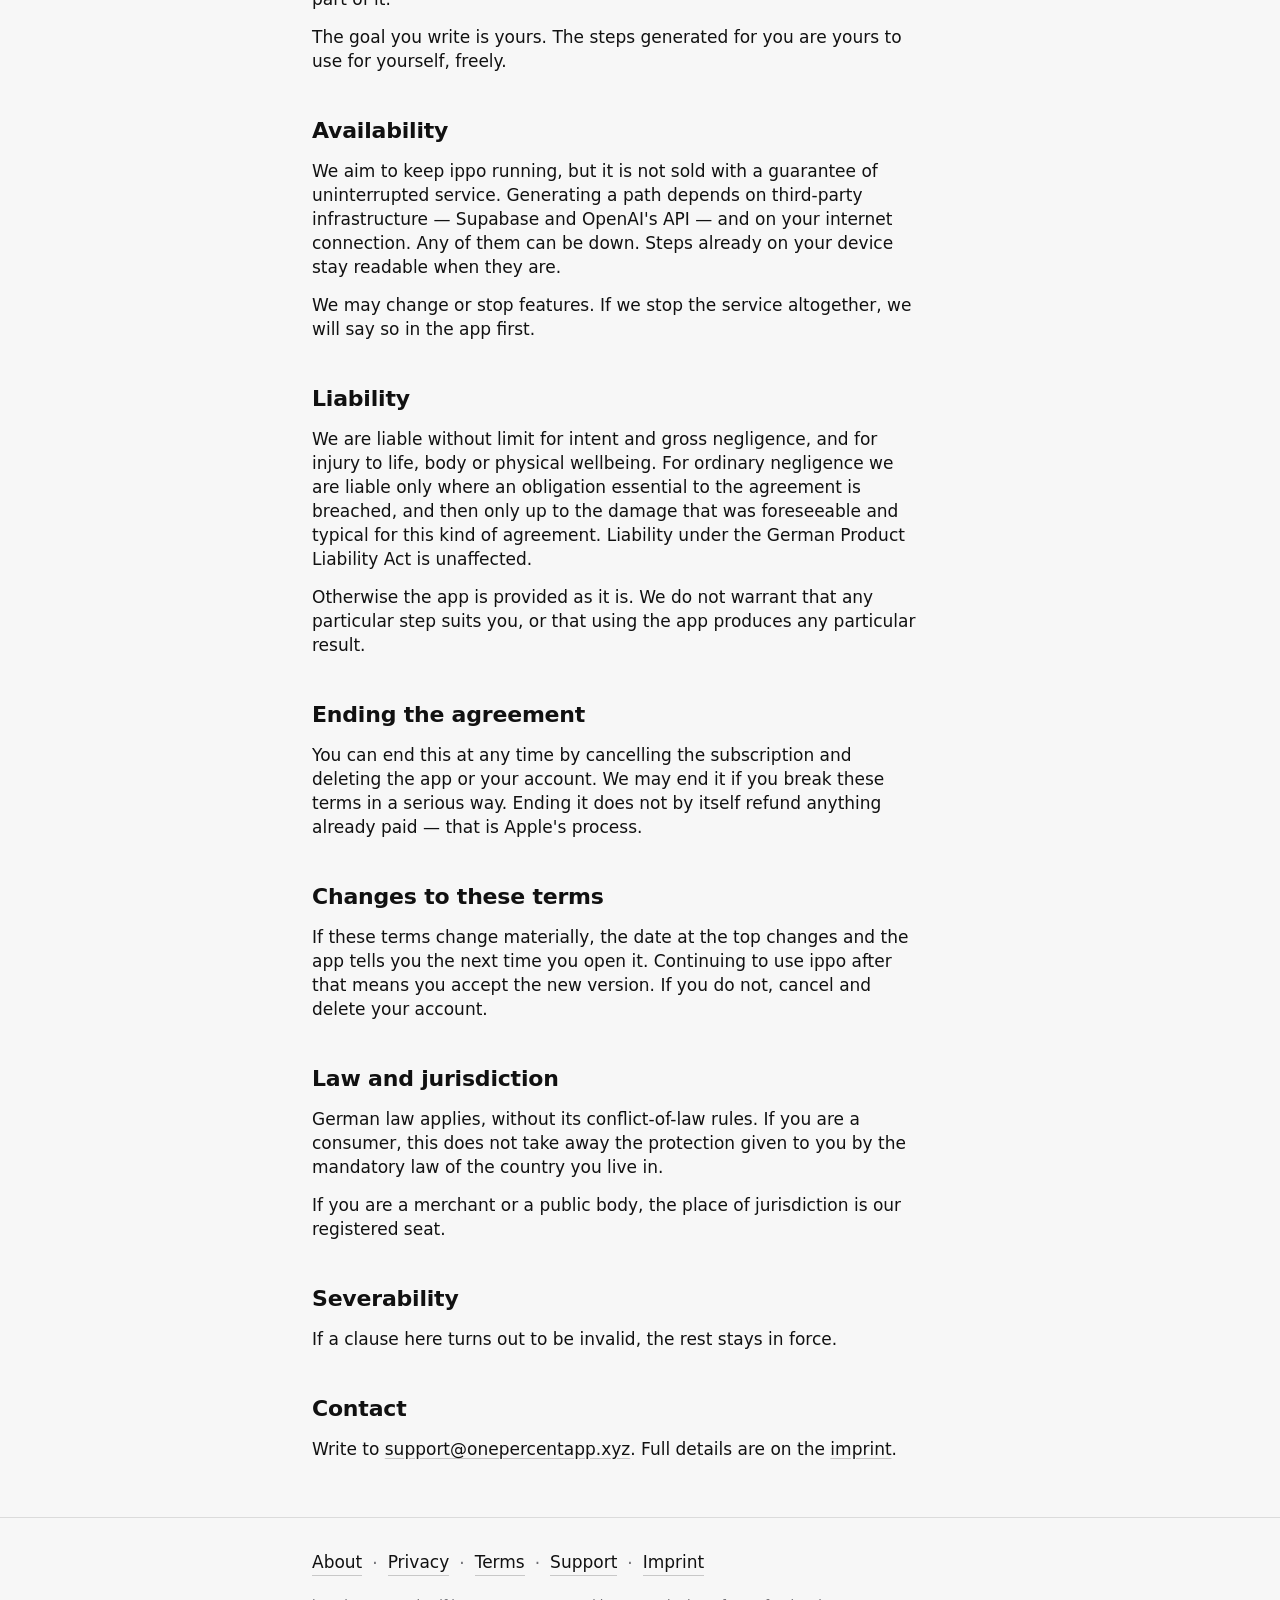
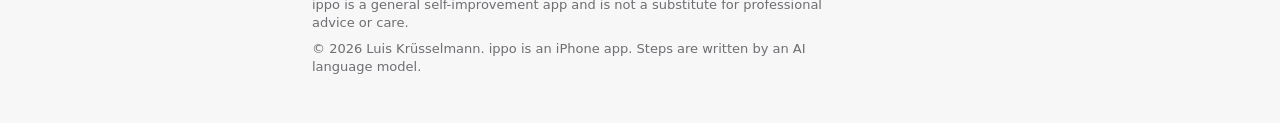
<file: terms.html>
<!DOCTYPE html>
<html lang="en">
<head>
<meta charset="utf-8">
<meta name="viewport" content="width=device-width, initial-scale=1">
<title>Terms of use — ippo!</title>
<meta name="description" content="The terms for using ippo: Apple's standard licence, how the subscription renews, how to cancel, and who is responsible for what.">
<link rel="canonical" href="https://onepercentapp.xyz/terms">
<meta name="robots" content="index, follow">

<meta property="og:type" content="article">
<meta property="og:site_name" content="ippo!">
<meta property="og:locale" content="en">
<meta property="og:url" content="https://onepercentapp.xyz/terms">
<meta property="og:title" content="Terms of use — ippo!">
<meta property="og:description" content="The terms for using ippo: Apple's standard licence, how the subscription renews, how to cancel, and who is responsible for what.">
<meta property="og:image" content="https://onepercentapp.xyz/og.png?v=ippo">
<meta property="og:image:width" content="1200">
<meta property="og:image:height" content="630">
<meta property="og:image:alt" content="The ippo! cover: the words “One goal. One step. Every day.” beside a column of chrome spheres and an iPhone showing the app’s Today screen with one step on it.">

<meta name="twitter:card" content="summary_large_image">
<meta name="twitter:title" content="Terms of use — ippo!">
<meta name="twitter:description" content="The terms for using ippo: Apple's standard licence, how the subscription renews, how to cancel, and who is responsible for what.">
<meta name="twitter:image" content="https://onepercentapp.xyz/og.png?v=ippo">
<meta name="twitter:image:alt" content="The ippo! cover: the words “One goal. One step. Every day.” beside a column of chrome spheres and an iPhone showing the app’s Today screen with one step on it.">

<meta name="theme-color" content="#F5F5F4" media="(prefers-color-scheme: light)">
<meta name="theme-color" content="#0C0C0D" media="(prefers-color-scheme: dark)">

<link rel="icon" type="image/x-icon" href="icon.png">

<link rel="stylesheet" href="styles.css">
</head>
<body>

<a class="skip" href="#main">Skip to content</a>

<header class="site-header">
  <div class="wrap">
    <a class="wordmark" href="/" aria-label="ippo, home">ippo<b>!</b></a>
    <span class="header-note">[1% a day]</span>
  </div>
</header>

<main id="main">
  <div class="wrap">

    <div class="page-head">
      <p class="eyebrow">Terms</p>
      <h1 class="display">Terms of use</h1>
      <p class="updated">Last updated 2026-08-05</p>
    </div>

    <div class="prose">

      <section>
        <h2>Who these terms are between</h2>
        <p class="lede">These terms are an agreement between you and Luis Krüsselmann, c/o Impressumservice Dein-Impressum, Stettiner Str. 41, 35410 Hungen, Germany, about the iPhone app ippo (formerly “1%”; bundle identifier <code>com.onepercentapp.ios</code>). By installing or using the app you accept them. If you do not accept them, do not use the app.</p>
      </section>

      <section>
        <h2>Apple's standard licence</h2>
        <p>Unless we replace it with our own written licence, the app is licensed to you under Apple's <a href="https://www.apple.com/legal/internet-services/itunes/dev/stdeula/" rel="noopener">Licensed Application End User License Agreement</a> — the standard EULA. That document governs your licence to the app itself. These terms sit alongside it and cover everything the standard EULA leaves to us.</p>
        <p>Where the two disagree about the licence, the standard EULA wins.</p>
        <p>Apple and its subsidiaries are third-party beneficiaries of these terms. When you accept these terms, Apple has the right to enforce them against you.</p>
      </section>

      <section>
        <h2>What you get</h2>
        <p>A personal, non-exclusive, non-transferable licence to use ippo on Apple devices that you own or control, as allowed by the App Store rules.</p>
        <p>You set one goal. The app gives you one step toward it per day. There is no fixed end point and no promised outcome — the app supplies steps, and what you do with them is yours.</p>
      </section>

      <section>
        <h2>The steps are AI-generated</h2>
        <p>Steps in ippo are written by a large language model from the goal text you enter. No person writes them and no person reviews them before you see them.</p>
        <p>A language model can produce text that is inaccurate, unsuitable or plainly wrong. Read each step and use your own judgement. Do not do anything a step suggests if it would be unsafe, illegal, or beyond what you are able to do. You stay responsible for your own actions.</p>
        <p>ippo is a general self-improvement app and is not a substitute for professional advice or care. Nothing in the app is professional advice of any kind.</p>
      </section>

      <section>
        <h2>Subscriptions</h2>
        <p>ippo is offered as an auto-renewing subscription: €4.99 per month, or €29.99 per year with a free trial of 7 days. The monthly plan is charged from the start and has no trial. Prices are shown in the App Store in your local currency and may differ by country.</p>

        <h3>Billing</h3>
        <p>Payment is charged to your Apple Account when you confirm the purchase. Apple is the seller. We never see or hold your payment details.</p>

        <h3>Renewal</h3>
        <p>The subscription renews automatically and keeps renewing until you cancel it. Your Apple Account is charged for the next period within 24 hours before the current one ends. <strong>To stop a renewal you must cancel at least 24 hours before the current period ends</strong> — a cancellation later than that takes effect at the end of the following period.</p>

        <h3>Free trial</h3>
        <p>If a free trial is offered and you take it, any unused part of it is forfeited when you buy a subscription. Cancel at least 24 hours before the trial ends and you are not charged.</p>

        <h3>Managing and cancelling</h3>
        <p>Subscriptions are managed in the App Store, not in the app: on your iPhone open <strong>Settings</strong>, tap your name, then <strong>Subscriptions</strong>, then ippo, then <strong>Cancel Subscription</strong>. Cancelling stops the next charge. You keep access until the period you have already paid for runs out. Step-by-step help is on the <a href="/support">support page</a>.</p>

        <h3>Refunds</h3>
        <p>Refunds are handled by Apple, not by us. We cannot issue, approve or reverse a charge. Ask Apple at <a href="https://reportaproblem.apple.com" rel="noopener">reportaproblem.apple.com</a>. If you are a consumer in the EU, your statutory rights are not affected by this.</p>

        <h3>Price changes</h3>
        <p>If the price of a subscription goes up, Apple tells you before the change takes effect and, where the rules require it, asks you to agree. If you do not agree, the subscription stops renewing.</p>
      </section>

      <section>
        <h2>Accounts</h2>
        <p>You need an account to have a path written for you: the request is authorised against it, and the daily limit is counted against it. The account also backs up your goal and your progress, so a new phone can get them back. Once a path exists it is on your phone and works without a connection. The app does not create an account for you in the background.</p>
        <p>You can sign in with Apple, or with an email address and a code we send to it. There is no password. Keep control of whichever you use — anyone who can read that inbox, or who has that Apple Account, can reach your ippo account, your goal and your progress.</p>
        <p>You can delete your account at any time from Settings, Account, Delete Account. See the <a href="delete-account.html">deletion page</a>.</p>
      </section>

      <section>
        <h2>Fair use</h2>
        <p>Do not use ippo to break the law, do not attempt to work around the App Store purchase flow, do not attack or overload the backend, do not scrape or automate requests to it, and do not feed the app text intended to make the model produce harmful output. We may stop serving an account that does any of these.</p>
      </section>

      <section>
        <h2>Ownership</h2>
        <p>The app, its name, its design and its code belong to Luis Krüsselmann. These terms give you a licence to use the app, not ownership of any part of it.</p>
        <p>The goal you write is yours. The steps generated for you are yours to use for yourself, freely.</p>
      </section>

      <section>
        <h2>Availability</h2>
        <p>We aim to keep ippo running, but it is not sold with a guarantee of uninterrupted service. Generating a path depends on third-party infrastructure — Supabase and OpenAI's API — and on your internet connection. Any of them can be down. Steps already on your device stay readable when they are.</p>
        <p>We may change or stop features. If we stop the service altogether, we will say so in the app first.</p>
      </section>

      <section>
        <h2>Liability</h2>
        <p>We are liable without limit for intent and gross negligence, and for injury to life, body or physical wellbeing. For ordinary negligence we are liable only where an obligation essential to the agreement is breached, and then only up to the damage that was foreseeable and typical for this kind of agreement. Liability under the German Product Liability Act is unaffected.</p>
        <p>Otherwise the app is provided as it is. We do not warrant that any particular step suits you, or that using the app produces any particular result.</p>
      </section>

      <section>
        <h2>Ending the agreement</h2>
        <p>You can end this at any time by cancelling the subscription and deleting the app or your account. We may end it if you break these terms in a serious way. Ending it does not by itself refund anything already paid — that is Apple's process.</p>
      </section>

      <section>
        <h2>Changes to these terms</h2>
        <p>If these terms change materially, the date at the top changes and the app tells you the next time you open it. Continuing to use ippo after that means you accept the new version. If you do not, cancel and delete your account.</p>
      </section>

      <section>
        <h2>Law and jurisdiction</h2>
        <p>German law applies, without its conflict-of-law rules. If you are a consumer, this does not take away the protection given to you by the mandatory law of the country you live in.</p>
        <p>If you are a merchant or a public body, the place of jurisdiction is our registered seat.</p>
      </section>

      <section>
        <h2>Severability</h2>
        <p>If a clause here turns out to be invalid, the rest stays in force.</p>
      </section>

      <section>
        <h2>Contact</h2>
        <p>Write to <a href="mailto:support@onepercentapp.xyz">support@onepercentapp.xyz</a>. Full details are on the <a href="/imprint">imprint</a>.</p>
      </section>

    </div>

  </div>
</main>

<footer class="site-footer">
  <div class="wrap">
    <nav aria-label="Legal and support">
      <ul class="footer-nav">
        <li><a href="/about">About</a></li>
        <li><a href="/privacy">Privacy</a></li>
        <li><a href="/terms">Terms</a></li>
        <li><a href="/support">Support</a></li>
        <li><a href="/imprint">Imprint</a></li>
      </ul>
    </nav>
    <p class="footer-note">ippo is a general self-improvement app and is not a substitute for professional advice or care.</p>
    <p class="footer-note">© 2026 Luis Krüsselmann. ippo is an iPhone app. Steps are written by an AI language model.</p>
  </div>
</footer>

</body>
</html>
</file>
<file: styles.css>
/* ==========================================================================
   ippo! — marketing site
   One stylesheet. No preprocessor, no framework, no reset library, no webfont.
   Tokens are taken from the app (tailwind.config.js / src/lib/theme-colors.ts).
   ========================================================================== */

/* --------------------------------------------------------------------------
   1. Tokens
   -------------------------------------------------------------------------- */

:root {
  color-scheme: light dark;

  /* Surfaces + ink — light.
     --canvas is the value the app actually ships (theme-colors.ts), not the
     #F5F5F4 in the design doc's table: the gradient below is mixed from it, and
     a base that disagrees with the app by two levels puts a seam under every
     screenshot. */
  --canvas: #f7f7f7;
  --surface: #FFFFFF;
  --surface-2: #EEEEEC;
  --ink: #111111;

  /* Bottom stop of the canvas ramp. See the gradient block below. */
  --canvas-lift: #ffffff;

  /* App token is #8A8A8E. On --canvas that measures about 3.2:1, which fails
     WCAG AA for body text. Darkened to #6E6E73 (4.7:1 on --canvas, 5.07:1 on
     --surface). Same hue family, same role, readable. */
  --ink-secondary: #6E6E73;

  --ink-faint: #C6C6C8;
  --accent: #d1d1d1;
  --accent-fg: #111111;

  --hairline: rgba(17, 17, 17, 0.12);
  --hairline-strong: rgba(17, 17, 17, 0.20);

  /* Landing backdrop. Far under the hairline weight on purpose: this is
     atmosphere, and anything readable as a line competes with the headline. */
  --grid-line: rgba(17, 17, 17, 0.045);
  --glow: rgba(17, 17, 17, 0.055);

  /* The chrome spheres from the App Store screenshots: a lit top-left, a
     falloff to graphite, and a contact shadow under each. */
  --sphere: radial-gradient(circle at 34% 28%, #ffffff 0%, #ececec 16%, #b4b4b4 46%, #5c5c5c 80%, #3a3a3a 100%);
  --sphere-shadow: 0 6px 12px rgba(0, 0, 0, 0.18);

  /* Paper strength. Overlay is mean-preserving, so this is a contrast knob
     rather than a brightness one — it cannot lift the canvas at any value. */
  --paper: 0.09;

  /* Type scale — sizes are the app's, verbatim */
  --display-size: 32px;
  --display-line: 38px;
  --title-size: 22px;
  --title-line: 28px;
  --body-size: 17px;
  --body-line: 24px;
  --label-size: 13px;
  --label-line: 16px;
  --caption-size: 13px;
  --caption-line: 18px;


  /* Radii — the app's scale verbatim: cards and sheets 24, small tiles 16,
     chips 10, buttons and inputs a full pill. The card value used to be 16,
     which is the app's *tile* radius; at card size that reads as a web panel
     rather than as one of the app's cards, and it is the single tell that gave
     the page away next to a screenshot of the real thing. */
  --r-chip: 10px;
  --r-card: 24px;
  --r-pill: 999px;

  /* Rhythm */
  --gap-page: 24px;
  --gap-section: 56px;

  /* The dot grid's timeline, in the app's numbers (step-grid.tsx).

     Two knobs, as it says over there: --dot-stagger is the pace of the fill and
     --dot-cycle the pace of everything after it. The rest is read off those two,
     so the grid here and the grid on the welcome screen keep the same gait. */
  --dot-stagger: 24ms;
  --dot-appear: 240ms;
  --dot-fill: 1080ms; /* 35 dots x stagger + appear */
  --dot-cycle: 4400ms; /* 1800 hold + 400 ripple, twice */

  --font: -apple-system, BlinkMacSystemFont, "SF Pro Text", "Segoe UI",
    system-ui, sans-serif;
}

@media (prefers-color-scheme: dark) {
  :root {
    --canvas: #000000;
    --canvas-lift: #161616;
    --surface: #1a1a1a;
    --surface-2: #2c2c2c;
    --ink: #F4F4F4;
    --ink-secondary: #9A9A9E; /* 6.98:1 on --canvas, 6.21:1 on --surface */
    --ink-faint: #48484A;
    --accent: #d1d1d1;
    --accent-fg: #111111;

    --hairline: rgba(244, 244, 244, 0.14);
    --hairline-strong: rgba(244, 244, 244, 0.24);

    /* Both go up in the dark: a light line on near-black at the same alpha as a
       dark line on near-white is invisible, and the glow is the only thing
       separating the screenshot from the canvas here. */
    --grid-line: rgba(244, 244, 244, 0.055);
    --glow: rgba(244, 244, 244, 0.075);
    --sphere-shadow: 0 8px 18px rgba(0, 0, 0, 0.6);
    --paper: 0.8;
    --paper-blend: overlay;
  }
}

/* --------------------------------------------------------------------------
   2. Reset — short, hand-written
   -------------------------------------------------------------------------- */

*,
*::before,
*::after {
  box-sizing: border-box;
}

html {
  -webkit-text-size-adjust: 100%;
  text-size-adjust: 100%;
}

body,
h1,
h2,
h3,
h4,
p,
ul,
ol,
li,
dl,
dt,
dd,
figure,
blockquote {
  margin: 0;
  padding: 0;
}

ul,
ol {
  list-style: none;
}

svg {
  display: block;
}

img {
  display: block;
  max-width: 100%;
  height: auto;
}

a {
  color: inherit;
}

button {
  font: inherit;
  color: inherit;
}

/* --------------------------------------------------------------------------
   3. Base
   -------------------------------------------------------------------------- */

/* The app's canvas ramp.

   Every screen in the app is painted on it: flat canvas at the top, lifting
   toward the bottom. It is the app's one material, and the page had none of it.

   Two things are copied rather than approximated. The five stops, because the
   app samples five and not two — on a near-black canvas a straight two-stop ramp
   bands, and twenty-odd levels over a screen height gives each band an edge you
   can see. And the t² curve those stops sit on, which is what holds the top of
   the ramp at the flat canvas, where headings sit, and spends the lightening low
   where it reads as depth instead of as a second colour. The percentages below
   are the app's offsets; the colours are canvasGradientAt() evaluated at each
   one, so this is the same ramp arithmetic, resolved.

   Fixed to the viewport rather than painted down the document, and that is the
   faithful translation rather than a shortcut. In the app the ramp is one screen
   tall and every screen carries an identical copy; stretched over a page that
   scrolls for ten thousand pixels it would flatten into nothing. A fixed layer
   gives every screenful the same top-flat, bottom-lit ramp the app has.

   A pseudo-element rather than `background-attachment: fixed`, which iOS Safari
   has ignored for years — the one platform whose users are the app's users. */
body::before {
  content: "";
  position: fixed;
  inset: 0;
  z-index: -1;
  pointer-events: none;
  background: linear-gradient(
    to bottom,
    var(--canvas) 0%,
    color-mix(in srgb, var(--canvas-lift) 6.25%, var(--canvas)) 25%,
    color-mix(in srgb, var(--canvas-lift) 25%, var(--canvas)) 50%,
    color-mix(in srgb, var(--canvas-lift) 56.25%, var(--canvas)) 75%,
    var(--canvas-lift) 100%
  );
}

/* Paper: a fibre texture over the canvas ramp.

   Generated rather than downloaded — an inline SVG filter in a data URI — so the
   page keeps its one promise about the network and a texture costs no request.

   `mix-blend-mode: overlay` is the whole reason this does not wash the dark
   canvas out, and it is worth writing down. Overlay leaves mid-grey untouched:
   whatever the ground is, a blend value of exactly 0.5 returns the ground. So a
   noise field centred on mid-grey adds local variation in both directions and
   leaves the average brightness where it was. Painting the same noise with
   ordinary alpha cannot do that — grey over near-black can only lighten, and the
   black level rises with every bit of texture you add.

   Which is why the filter ends by forcing alpha to 1 and squeezing the noise
   into a band around 0.5. feTurbulence writes noise into the alpha channel too,
   and a part-transparent layer is exactly the thing that would put the mean back
   on the move.

   `fractalNoise` rather than the default `turbulence`, which produces the
   veined, marbled pattern people read as a filter someone applied. Three octaves
   at a low frequency gives the soft, uneven grain of a sheet of paper; more
   octaves and a higher frequency give film grain, which is a different thing.

   `color-interpolation-filters='sRGB'` is not optional here, and it is the line
   that took the longest to find. SVG filters run in linearRGB by default, so a
   value of 0.5 written in the transfer function comes back out as about 0.74 in
   sRGB — well above overlay's neutral point, and the canvas lifted by seven
   levels with the blend mode doing exactly what it promises. The noise has to be
   centred on mid-grey in the same space the browser blends in.

   Small tile on purpose: a texture drawn once at viewport size is resampled on
   every resize and at every device pixel ratio, and resampled grain is blur. */
body::after {
  content: "";
  position: fixed;
  inset: 0;
  z-index: -1;
  pointer-events: none;
  mix-blend-mode: var(--paper-blend);
  opacity: var(--paper);
  background-image: url("data:image/svg+xml,%3Csvg xmlns='http://www.w3.org/2000/svg' width='220' height='220'%3E%3Cfilter id='p' color-interpolation-filters='sRGB'%3E%3CfeTurbulence type='fractalNoise' baseFrequency='0.65' numOctaves='3' stitchTiles='stitch'/%3E%3CfeColorMatrix type='saturate' values='0'/%3E%3CfeComponentTransfer%3E%3CfeFuncR type='linear' slope='0.95' intercept='0.025'/%3E%3CfeFuncG type='linear' slope='0.95' intercept='0.025'/%3E%3CfeFuncB type='linear' slope='0.95' intercept='0.025'/%3E%3CfeFuncA type='linear' slope='0' intercept='1'/%3E%3C/feComponentTransfer%3E%3C/filter%3E%3Crect width='100%25' height='100%25' filter='url(%23p)'/%3E%3C/svg%3E");
  background-size: 220px 220px;
}

body {
  background: var(--canvas);
  color: var(--ink);
  font-family: var(--font);
  font-size: var(--body-size);
  line-height: var(--body-line);
  font-weight: 400;
  -webkit-font-smoothing: antialiased;
  -moz-osx-font-smoothing: grayscale;
  min-height: 100dvh;
  display: flex;
  flex-direction: column;
}

:focus-visible {
  outline: 2px solid var(--ink);
  outline-offset: 3px;
  border-radius: 4px;
}

::selection {
  background: var(--accent);
  color: var(--accent-fg);
}

.wrap {
  width: 100%;
  max-width: 44rem;
  margin-inline: auto;
  padding-inline: var(--gap-page);
}

.visually-hidden {
  position: absolute;
  width: 1px;
  height: 1px;
  margin: -1px;
  padding: 0;
  overflow: hidden;
  clip-path: inset(50%);
  white-space: nowrap;
  border: 0;
}

.skip {
  position: absolute;
  top: 8px;
  left: 8px;
  z-index: 10;
  transform: translateY(-200%);
  background: var(--surface);
  color: var(--ink);
  border: 1px solid var(--hairline-strong);
  border-radius: var(--r-chip);
  padding: 10px 14px;
  font-size: var(--label-size);
  line-height: var(--label-line);
  font-weight: 600;
  letter-spacing: 0.8px;
  text-decoration: none;
}

.skip:focus {
  transform: none;
}

/* --------------------------------------------------------------------------
   4. Type roles
   -------------------------------------------------------------------------- */

.display {
  font-size: var(--display-size);
  line-height: var(--display-line);
  font-weight: 700;
  letter-spacing: -0.4px;
}

.title {
  font-size: var(--title-size);
  line-height: var(--title-line);
  font-weight: 700;
  letter-spacing: -0.2px;
  text-wrap: balance;
}

.body {
  font-size: var(--body-size);
  line-height: var(--body-line);
  font-weight: 400;
}

.label {
  font-size: var(--label-size);
  line-height: var(--label-line);
  font-weight: 600;
  letter-spacing: 0.8px;
  text-transform: uppercase;
}

.caption {
  font-size: var(--caption-size);
  line-height: var(--caption-line);
  font-weight: 400;
  color: var(--ink-secondary);
}

.eyebrow {
  font-size: var(--label-size);
  line-height: var(--label-line);
  font-weight: 600;
  letter-spacing: 0.8px;
  text-transform: uppercase;
  color: var(--ink-secondary);
}

.measure {
  max-width: 36rem;
}

/* --------------------------------------------------------------------------
   5. Header / footer
   -------------------------------------------------------------------------- */

.site-header {
  border-bottom: 1px solid var(--hairline);
  background: var(--canvas);
}

.site-header .wrap {
  display: flex;
  align-items: center;
  justify-content: space-between;
  gap: 16px;
  min-height: 64px;
}

.wordmark {
  font-size: var(--title-size);
  line-height: var(--title-line);
  font-weight: 700;
  letter-spacing: -0.4px;
  text-decoration: none;
  color: var(--ink);
  padding: 4px 2px;
}

.wordmark b,
.landing-mark b {
  font-weight: 900;
}

.header-note {
  font-size: var(--label-size);
  line-height: var(--label-line);
  font-weight: 600;
  letter-spacing: 0.8px;
  text-transform: uppercase;
  color: var(--ink-secondary);
}

main {
  flex: 1 0 auto;
}

.site-footer {
  border-top: 1px solid var(--hairline);
  margin-top: var(--gap-section);
  padding-block: 32px 48px;
}

.footer-nav {
  display: flex;
  flex-wrap: wrap;
  align-items: center;
  gap: 4px 0;
  margin-bottom: 20px;
}

.footer-nav li {
  display: flex;
  align-items: center;
}

.footer-nav li + li::before {
  content: "·";
  color: var(--ink-secondary);
  padding-inline: 10px;
}

.footer-nav a {
  font-size: var(--body-size);
  line-height: var(--body-line);
  color: var(--ink);
  text-decoration: none;
  border-bottom: 1px solid var(--hairline-strong);
  padding-bottom: 1px;
}

.footer-nav a:hover {
  border-bottom-color: var(--ink);
}

.footer-note {
  font-size: var(--caption-size);
  line-height: var(--caption-line);
  color: var(--ink-secondary);
  max-width: 34rem;
}

.footer-note + .footer-note {
  margin-top: 8px;
}

/* --------------------------------------------------------------------------
   6. The dot grid's holder
   -------------------------------------------------------------------------- */

/* What is left of the old hero block. The front page had a headline, an
   eyebrow, a sub-line and a badge stacked under this grid; all of that is the
   landing composition below now, and the grid itself moved to /about. */
.about-grid-holder {
  margin-bottom: 40px;
}

/* --------------------------------------------------------------------------
   6a. Landing backdrop — grid, glow
   -------------------------------------------------------------------------- */

/* Fixed behind the page, like the canvas ramp in section 3 and for the same
   reason: this is one screen's worth of atmosphere, and painting it down a
   document that scrolls would stretch it into nothing.

   Everything in here is decorative and inert. `aria-hidden` on the element,
   `pointer-events: none` on the layer, and no element in it is ever the target
   of anything. */
.backdrop {
  position: fixed;
  inset: 0;
  z-index: -1;
  pointer-events: none;
  overflow: hidden;
}

/* Two sets of hairlines, drawn as gradients rather than as a repeating image,
   so the line stays exactly one device pixel at any zoom.

   The mask is what keeps it from reading as graph paper: full strength in the
   middle of the screen, gone by the edges, so the grid feels like something the
   page is standing on rather than a texture tiled over it. Both mask properties
   are written out — Safari still wants the prefix for radial masks. */
.backdrop-grid {
  position: absolute;
  inset: -1px;
  background-image:
    linear-gradient(to right, var(--grid-line) 1px, transparent 1px),
    linear-gradient(to bottom, var(--grid-line) 1px, transparent 1px);
  background-size: 88px 88px;
  -webkit-mask-image: radial-gradient(
    ellipse 90% 70% at 50% 45%,
    #000 0%,
    rgba(0, 0, 0, 0.55) 45%,
    transparent 78%
  );
  mask-image: radial-gradient(
    ellipse 90% 70% at 50% 45%,
    #000 0%,
    rgba(0, 0, 0, 0.55) 45%,
    transparent 78%
  );
}

/* One soft bloom, sitting under the screenshot on a desktop.

   No colour: this site has no accent, and inventing one for a glow would be
   inventing a brand on the marketing page for an app that does not have it. A
   light bloom on the canvas does the same work — it separates the phone from
   the background and gives the right half of the screen a centre. */
.backdrop-glow {
  position: absolute;
  top: 50%;
  left: 72%;
  width: min(70vw, 780px);
  aspect-ratio: 1;
  transform: translate(-50%, -50%);
  border-radius: 50%;
  background: radial-gradient(circle, var(--glow) 0%, transparent 68%);
}

/* --------------------------------------------------------------------------
   6a. Landing
   -------------------------------------------------------------------------- */

/* The front page, and only the front page.

   Two columns that fill the first screen: the claim and the way in on the left,
   the app itself on the right. Everything the page used to say under that —
   how the steps are written, what happens when a day is missed, what it costs —
   moved to /about. A first screen answering questions nobody has asked yet is a
   first screen nobody reaches the bottom of.

   min-height rather than a fixed one: 100svh is the small viewport unit, which
   is the height with the mobile browser's chrome showing. `vh` would be the
   height without it, so the badge would sit under the address bar on the one
   device where the badge matters most. The header subtraction is nothing here
   because this page has no header — it is written out for the day one arrives.
*/
/* Wider than every other page, and it has to be its own number.

   .wrap is 44rem, which is a measure for reading — the privacy policy is the
   page that width was chosen for. A two-column first screen at 44rem is two
   narrow columns with the whole of a 27" display empty around them, which is
   what it looked like. 76rem is wide enough that the columns breathe and still
   short of edge-to-edge, which reads as a page with no layout at all. */
.landing {
  max-width: 76rem;
  display: grid;
  grid-template-columns: minmax(0, 1.05fr) minmax(0, 0.95fr);
  align-items: center;
  gap: clamp(40px, 6vw, 96px);
  min-height: 100svh;
  padding-block: clamp(32px, 6vh, 72px);
}

.landing-mark {
  font-size: 28px;
  line-height: 1;
  font-weight: 700;
  letter-spacing: -0.04em;
  margin: 0 0 32px;
}

/* Bigger than the old hero headline, and it has to be: this is now the only thing on the
   screen carrying the product, where before it shared the page with three
   sections and a FAQ. Set in the same system stack as everything else — a
   webfont for one headline is a network request the whole page waits on. */
.landing-display {
  font-size: clamp(44px, 6.4vw, 96px);
  line-height: 0.98;
  font-weight: 500;
  letter-spacing: -0.04em;
  margin: 0;
}

.landing-dim {
  color: var(--ink-secondary);
}

.landing-sub {
  font-size: var(--body-size);
  line-height: var(--body-line);
  color: var(--ink-secondary);
  max-width: 38ch;
  margin: 28px 0 0;
}

.landing-cta {
  margin-top: 36px;
}

/* The site's navigation, such as it is: five words under the badge. There is no
   header bar on this page, so this is the only way to the other pages — which
   is why it is a nav element and not a row of footer links. */
.landing-nav ul {
  list-style: none;
  display: flex;
  flex-wrap: wrap;
  gap: 8px 22px;
  margin: 32px 0 0;
  padding: 0;
}

.landing-nav a {
  font-size: var(--label-size);
  line-height: var(--label-line);
  font-weight: 600;
  letter-spacing: 0.06em;
  text-transform: uppercase;
  color: var(--ink-secondary);
  text-decoration: none;
}

.landing-nav a:hover,
.landing-nav a:focus-visible {
  color: var(--ink);
}

/* Capped by height rather than by width. The screenshot is roughly 1:2.2, so a
   width cap sets the height by accident and overflows a laptop in landscape —
   which is the shape most people see this page in. */
.landing-art {
  position: relative;
  display: flex;
  justify-content: center;
}

/* The phone sits over the spheres, as it does in the screenshots. */
.landing-art img {
  position: relative;
  z-index: 1;
}

/* Four columns of days to the left of the phone, the last one today. The mask
   fades them out toward the top-left so they read as the page's depth rather
   than as a second picture next to the first. */
.spheres {
  --size: 44px;
  --gap: 16px;
  position: absolute;
  bottom: 9%;
  left: 50%;
  transform: translateX(-166%);
  display: grid;
  grid-template-columns: repeat(4, var(--size));
  gap: var(--gap);
  -webkit-mask-image: linear-gradient(160deg, transparent 0%, #000 48%);
  mask-image: linear-gradient(160deg, transparent 0%, #000 48%);
}

.sphere {
  width: var(--size);
  height: var(--size);
  border-radius: 50%;
  background: var(--sphere);
  box-shadow: var(--sphere-shadow);
  animation: dot-in var(--dot-appear) cubic-bezier(0.2, 0.7, 0.3, 1) both;
  animation-delay: calc(var(--i, 0) * var(--dot-stagger));
}

/* Today: not done yet. An open ring, breathing, like the app's today dot. */
.sphere--today {
  background: none;
  box-shadow: inset 0 0 0 2px var(--ink);
  animation:
    dot-open-in 320ms cubic-bezier(0.2, 0.7, 0.3, 1) backwards,
    breathe 4.4s ease-in-out infinite;
  animation-delay: calc(var(--i) * var(--dot-stagger)), calc(var(--i) * var(--dot-stagger) + 320ms);
}

/* The device render is a phone on transparency, so it needs none of what the
   App Store screenshot needed: no crop, because there is no caption baked into
   it; no radius, because a radius would cut the corners off the frame itself;
   and no box-shadow, because a box-shadow is cast by the element's box and would
   hang a rectangle behind a picture that is not one.

   drop-shadow() follows the alpha channel instead, so the shadow is the phone's.
   Two of them, the same pair a box-shadow would have used: a tight one for
   contact and a wide soft one for the lift off the backdrop. */
.landing-art img {
  display: block;
  width: auto;
  height: auto;
  max-width: 100%;
  max-height: min(78svh, 800px);
  filter:
    drop-shadow(0 2px 6px rgba(0, 0, 0, 0.22))
    drop-shadow(0 28px 50px rgba(0, 0, 0, 0.42));
}

/* One column below the fold's worth of width. The screenshot goes under the
   copy rather than above it: the headline and the badge are what the page is
   for, and on a phone the image would otherwise push both off the screen. */
/* One column, and centred rather than left-aligned.

   The first version was the desktop composition in a narrow window: a left rail
   of text with the whole right half of every line empty, a nav that wrapped and
   left IMPRINT alone on its own row, and the phone starting below the fold. On a
   phone the axis of the page is the middle of it, so the copy sits on that axis
   and the device hangs off the bottom edge — visible enough to say there is more,
   cut enough that nobody mistakes it for the end. */
@media (max-width: 820px) {
  /* minmax(0, 1fr) rather than the `1fr` shorthand, matching the two-column
     rule above. `1fr` is minmax(auto, 1fr), whose floor is the track's
     min-content width — and this track holds an image with an intrinsic width of
     851px. It does not overflow today, because max-width caps the image before
     the floor is reached, but the guard costs nothing and the alternative is
     finding out on a phone. */
  .landing {
    grid-template-columns: minmax(0, 1fr);
    align-content: center;
    gap: 32px;
    min-height: 100svh;
    /* No bottom padding: the device is meant to meet the edge of the screen. */
    padding-block: 40px 0;
    text-align: center;
  }

  /* A flex column rather than the block it is on a desktop, so the badge and the
     mark centre on the same axis as the text. text-align alone would leave both
     of them sitting at the left, since neither is an inline box. */
  .landing-copy {
    display: flex;
    flex-direction: column;
    align-items: center;
  }

  /* Bigger than the desktop clamp would give at this width. 6.4vw of a phone is
     25px, so the headline fell back to its 44px floor and read as body copy that
     had been bolded — the one element on the screen that has to carry. */
  .landing-display {
    font-size: clamp(40px, 12vw, 60px);
  }

  /* A centred paragraph is read by its ragged edges, and this one is four lines
     of them at any width a phone has. `balance` is the fix rather than a
     narrower cap: it evens the line lengths instead of trading one bad rag for a
     taller one. Browsers without it fall back to the ordinary greedy wrap, which
     is what this looked like before. */
  .landing-sub {
    max-width: 32ch;
    margin-top: 20px;
    text-wrap: balance;
  }

  .landing-cta {
    margin-top: 28px;
  }

  /* The five links are 353px at the desktop size and a 390pt phone has 342px, so
     they wrapped and left IMPRINT alone at the end of a left-aligned row. A size
     down and a tighter gap fit them on one line there.

     At 360pt they still wrap, and that is where it is left: the row is centred
     now, so the wrap reads as two centred rows rather than as an orphan, and
     buying the last 20pt would mean 11px links — under the size a link should
     be, for a cosmetic gain on the narrowest screen in the range. */
  .landing-nav ul {
    justify-content: center;
    gap: 10px 14px;
    margin-top: 28px;
  }

  .landing-nav a {
    font-size: 12px;
    letter-spacing: 0.05em;
  }

  /* Pulled into the page's bottom padding so the device meets the edge of the
     screen rather than stopping a gutter short of it. */
  .landing-art {
    margin-bottom: calc(var(--gap-page) * -1);
  }

  .landing-art img {
    max-height: none;
    width: min(78%, 320px);
  }

  /* One column, so the bloom belongs under the middle of it rather than under a
     right-hand column that no longer exists. */
  .backdrop-glow {
    left: 50%;
    top: 58%;
    width: 130vw;
  }

  .backdrop-grid {
    background-size: 64px 64px;
  }

  .spheres {
    --size: 30px;
    --gap: 11px;
    bottom: 12%;
    transform: translateX(-168%);
  }
}

/* --------------------------------------------------------------------------
   6b. Screenshots
   -------------------------------------------------------------------------- */

/* Three App Store shots, side by side at every width.

   Fixed at three columns rather than reflowing: these are tall images, roughly
   1:2.2, so a single column on a phone would be about 2000px of screenshot
   under the FAQ — the page would end in a gallery rather than in the answers.
   Three abreast stays a glance at the app, which is what it is for. Two columns is not an option either: three items in a
   two-column grid always leaves one orphan on its own row.

   The images already carry their own dark background, so they get no border,
   no shadow and no radius — anything drawn around them would only outline a
   rectangle that is already there. */
.shots {
  list-style: none;
  margin: 56px 0 0;
  padding: 0;
  display: grid;
  grid-template-columns: repeat(3, 1fr);
  gap: 12px;
  align-items: start;
}

/* The app's card radius, on the shots themselves.

   The note above says these get nothing drawn around them, and that still holds
   for borders and shadows: the images carry their own near-black background, and
   a line around one would only outline a black rectangle. A radius is the
   exception, because it does not draw anything — it takes the corners off the
   rectangle that is already there, and three rounded tiles on the canvas is the
   app's own card shape rather than a frame added on top of it. */
.shots img {
  display: block;
  width: 100%;
  height: auto;
  border-radius: var(--r-card);
}

/* --------------------------------------------------------------------------
   7. The dot grid — 7 x 5, 35 days
   -------------------------------------------------------------------------- */

.dots {
  display: grid;
  grid-template-columns: repeat(7, 18px);
  gap: 9px;
  width: max-content;
}

/* Two animations, one after the other: the grid lands, then it loops.

   The fill is ordered by `--i`, which is a rank rather than the index — the dots
   open outward from the top-left corner rather than filling row by row. Read
   left to right it was a progress bar in five passes, and a progress bar is the
   one thing this page argues against.

   The loop is the welcome screen's: the grid becomes a 1, holds, becomes a grid
   again. `--d` is each dot's distance from the today dot in the bottom-right
   corner, in milliseconds, so the change travels out of that corner instead of
   switching everywhere at once. The dot that has been breathing on its own is
   the one that sets the rest going, which is the whole reason the grid is worth
   animating twice: the fill says a day at a time, the loop says what the days
   come to.

   `both` on the fill so a dot that has landed holds its end state until the loop
   picks it up — without it every dot flashes back to nothing in the gap between
   the two. */
.dot {
  width: 18px;
  height: 18px;
  border-radius: var(--r-pill);
  background: var(--ink);
  animation:
    dot-in var(--dot-appear) cubic-bezier(0.2, 0.7, 0.3, 1) both,
    dot-cycle var(--dot-cycle) ease-in-out infinite;
  animation-delay:
    calc(var(--i, 0) * var(--dot-stagger)),
    calc(var(--dot-fill) + var(--d, 0ms));
}

/* The eight dots that make up the 1. They never fade; they breathe instead,
   while the numeral is up.

   Same animation list, one name swapped, so both halves keep the delays above
   and the numeral cannot drift out of step with the dots dropping away around
   it. */
.dot--glyph {
  animation-name: dot-in, dot-glyph-breathe;
}

/* Today: not done yet. Outline, holding at 0.4, breathing slowly. */
.dot--open {
  background: none;
  box-shadow: inset 0 0 0 2px var(--ink);
  opacity: 0.4;
  animation:
    dot-open-in 320ms cubic-bezier(0.2, 0.7, 0.3, 1) backwards,
    breathe 4.4s ease-in-out infinite;
  animation-delay: calc(var(--i, 0) * 50ms), calc(var(--i, 0) * 50ms + 320ms);
}

@keyframes dot-in {
  from {
    opacity: 0;
    transform: scale(0.55);
  }
  to {
    opacity: 1;
    transform: scale(1);
  }
}

@keyframes dot-open-in {
  from {
    opacity: 0;
    transform: scale(0.55);
  }
  to {
    opacity: 0.4;
    transform: scale(1);
  }
}

/* The loop, for the dots that are not part of the 1.

   0.14 rather than 0 is the app's BACKGROUND_OPACITY: the days do not leave when
   the numeral arrives, they step behind it. A grid that emptied would be a
   different sentence — these are the same dots read two ways, not a picture
   replaced by another one.

   The percentages are the app's phases against a 4400ms cycle: hold as a grid
   for 1800, ripple across for 400, hold as the 1 for 1800, ripple back. */
@keyframes dot-cycle {
  0%,
  41% {
    opacity: 1;
  }
  50%,
  91% {
    opacity: 0.14;
  }
  100% {
    opacity: 1;
  }
}

/* The numeral's breath, on the same clock.

   1.18 is the app's peak against its glyph share — eight dots swelling together
   is a far bigger movement than one doing it, so the numeral takes a little over
   half the breath the today dot takes. At full amplitude it wobbles. */
@keyframes dot-glyph-breathe {
  0%,
  41% {
    transform: scale(1);
  }
  50% {
    transform: scale(1);
  }
  70% {
    transform: scale(1.18);
  }
  91%,
  100% {
    transform: scale(1);
  }
}

@keyframes breathe {
  0%,
  100% {
    opacity: 0.4;
  }
  50% {
    opacity: 0.85;
  }
}

/* --------------------------------------------------------------------------
   8. Sections
   -------------------------------------------------------------------------- */

.section {
  padding-block: var(--gap-section);
  border-top: 1px solid var(--hairline);
}

.section:first-of-type {
  border-top: 0;
}

.section > * + * {
  margin-top: 16px;
}

.section .eyebrow + .title {
  margin-top: 12px;
}

.section p {
  color: var(--ink);
  max-width: 36rem;
}

.section p.caption {
  color: var(--ink-secondary);
}

.stack {
  display: grid;
  gap: 20px;
}

/* --------------------------------------------------------------------------
   9. Cards, chips, pills
   -------------------------------------------------------------------------- */

/* No border, and that is the app's rule rather than a preference: separation
   comes from the step in surface tone (canvas → surface), never from a line
   drawn around the fill. The border was doing the same job twice, and the
   second copy is what made a card look like a box instead of a surface. */
.card {
  background: var(--surface);
  border-radius: var(--r-card);
  padding: 24px;
}

.card > * + * {
  margin-top: 12px;
}

.chip {
  display: inline-block;
  background: var(--surface-2);
  color: var(--ink);
  border-radius: var(--r-chip);
  padding: 6px 10px;
  font-size: var(--label-size);
  line-height: var(--label-line);
  font-weight: 600;
  letter-spacing: 0.8px;
  text-transform: uppercase;
}

/* The App Store badge.
   inline-block so the anchor takes the image's box rather than a text line's,
   which is what keeps the focus ring around the badge instead of cutting
   through it. No hover colour and no filter: Apple's guidelines do not allow
   the badge to be recoloured, so the only thing that may move is the badge
   itself. */
.badge-link {
  display: inline-block;
  line-height: 0;
}

.badge-link:hover {
  opacity: 0.85;
}

/* Kept for the other pills on the page. It was also the App Store slot before
   the real badge existed, sized to the same 156 x 52 so the swap cost no
   layout shift. */
.pill {
  display: inline-flex;
  align-items: center;
  justify-content: center;
  min-width: 156px;
  min-height: 52px;
  padding: 0 22px;
  border-radius: var(--r-pill);
  background: var(--accent);
  color: var(--accent-fg);
  font-size: var(--label-size);
  line-height: var(--label-line);
  font-weight: 600;
  letter-spacing: 0.8px;
  text-transform: uppercase;
  text-align: center;
  text-decoration: none;
}

a.pill:hover {
  background: var(--ink);
  color: var(--canvas);
}

.cta-note {
  margin-top: 14px;
  font-size: var(--caption-size);
  line-height: var(--caption-line);
  color: var(--ink-secondary);
}

/* --------------------------------------------------------------------------
   10. FAQ — <details>, no JavaScript
   -------------------------------------------------------------------------- */

/* Rows inside one rounded surface, which is how every list in the app is built:
   a card on the canvas, hairlines only between the rows and never around the
   outside. It was a stack of full-bleed rules on the page background before —
   correct for a document, and the one block on this page that had an obvious
   counterpart in the app and did not look like it.

   Nothing here is louder than what it replaced. A fill and a radius came in,
   two outer rules went out. */
.faq {
  background: var(--surface);
  border-radius: var(--r-card);
  margin-top: 24px;
  padding-inline: 20px;
  overflow: hidden;
}

.faq details + details {
  border-top: 1px solid var(--hairline);
}

.faq summary {
  display: flex;
  align-items: baseline;
  justify-content: space-between;
  gap: 20px;
  padding-block: 18px;
  font-size: var(--body-size);
  line-height: var(--body-line);
  font-weight: 600;
  cursor: pointer;
  list-style: none;
}

.faq summary::-webkit-details-marker {
  display: none;
}

.faq summary::after {
  content: "+";
  color: var(--ink-secondary);
  font-weight: 400;
  flex: none;
}

.faq details[open] summary::after {
  content: "\2212"; /* minus sign */
}

.faq summary:focus-visible {
  outline-offset: -2px;
}

.faq details > p {
  padding-bottom: 20px;
  color: var(--ink-secondary);
  max-width: 36rem;
}

.faq details > p + p {
  padding-bottom: 20px;
  margin-top: -8px;
}

/* --------------------------------------------------------------------------
   11. Legal / prose pages
   -------------------------------------------------------------------------- */

.page-head {
  padding-block: 56px 8px;
}

.page-head .eyebrow {
  margin-bottom: 14px;
}

.page-head .updated {
  margin-top: 16px;
  font-size: var(--caption-size);
  line-height: var(--caption-line);
  color: var(--ink-secondary);
}

.prose {
  padding-block: 40px 0;
}

.prose section + section {
  margin-top: 44px;
}

.prose h2 {
  font-size: var(--title-size);
  line-height: var(--title-line);
  font-weight: 700;
  letter-spacing: -0.2px;
  margin-bottom: 14px;
}

.prose h3 {
  font-size: var(--body-size);
  line-height: var(--body-line);
  font-weight: 600;
  margin-top: 22px;
  margin-bottom: 8px;
}

.prose p,
.prose li {
  max-width: 38rem;
}

.prose p + p {
  margin-top: 14px;
}

.prose ul {
  margin-top: 14px;
  display: grid;
  gap: 10px;
}

.prose ul li {
  position: relative;
  padding-left: 20px;
}

.prose ul li::before {
  content: "";
  position: absolute;
  left: 0;
  top: 9px;
  width: 6px;
  height: 6px;
  border-radius: var(--r-pill);
  background: var(--ink-secondary);
}

.prose a {
  color: var(--ink);
  text-decoration: underline;
  text-decoration-color: var(--hairline-strong);
  text-underline-offset: 3px;
}

.prose a:hover {
  text-decoration-color: var(--ink);
}

.prose .card {
  margin-top: 20px;
}

.prose dl {
  margin-top: 16px;
  display: grid;
  gap: 12px;
}

.prose dt {
  font-size: var(--label-size);
  line-height: var(--label-line);
  font-weight: 600;
  letter-spacing: 0.8px;
  text-transform: uppercase;
  color: var(--ink-secondary);
}

.prose dd {
  margin: 4px 0 0;
}

.prose .lede {
  color: var(--ink-secondary);
  max-width: 36rem;
}

address {
  font-style: normal;
}

code {
  font-family: ui-monospace, SFMono-Regular, "SF Mono", Menlo, Consolas,
    monospace;
  font-size: 0.9em;
  background: var(--surface-2);
  color: var(--ink);
  border-radius: 6px;
  padding: 2px 6px;
}

.card code {
  background: var(--surface-2);
}

/* --------------------------------------------------------------------------
   12. Reduced motion — final state, immediately, nothing moves
   -------------------------------------------------------------------------- */

@media (prefers-reduced-motion: reduce) {
  .dot,
  .dot--open,
  .sphere {
    animation: none;
  }

  .dot {
    opacity: 1;
    transform: none;
  }

  .dot--open {
    opacity: 0.4;
    transform: none;
  }

  *,
  *::before,
  *::after {
    animation-duration: 0.001ms !important;
    animation-iteration-count: 1 !important;
    transition-duration: 0.001ms !important;
    scroll-behavior: auto !important;
  }
}

/* --------------------------------------------------------------------------
   13. Small screens — 375px is the target
   -------------------------------------------------------------------------- */

@media (max-width: 420px) {
  :root {
    --gap-page: 20px;
    --gap-section: 44px;
  }

  .page-head {
    padding-block: 40px 8px;
  }

  .card {
    padding: 20px;
  }
}

@media print {
  .site-header,
  .site-footer,
  .skip,
  .about-grid-holder {
    display: none;
  }

  /* Paper already has its own texture, and a printer would render this one as a
     grey wash over every page of the privacy policy. */
  body::after {
    display: none;
  }

  body {
    background: #fff;
    color: #000;
  }
}
</file>
